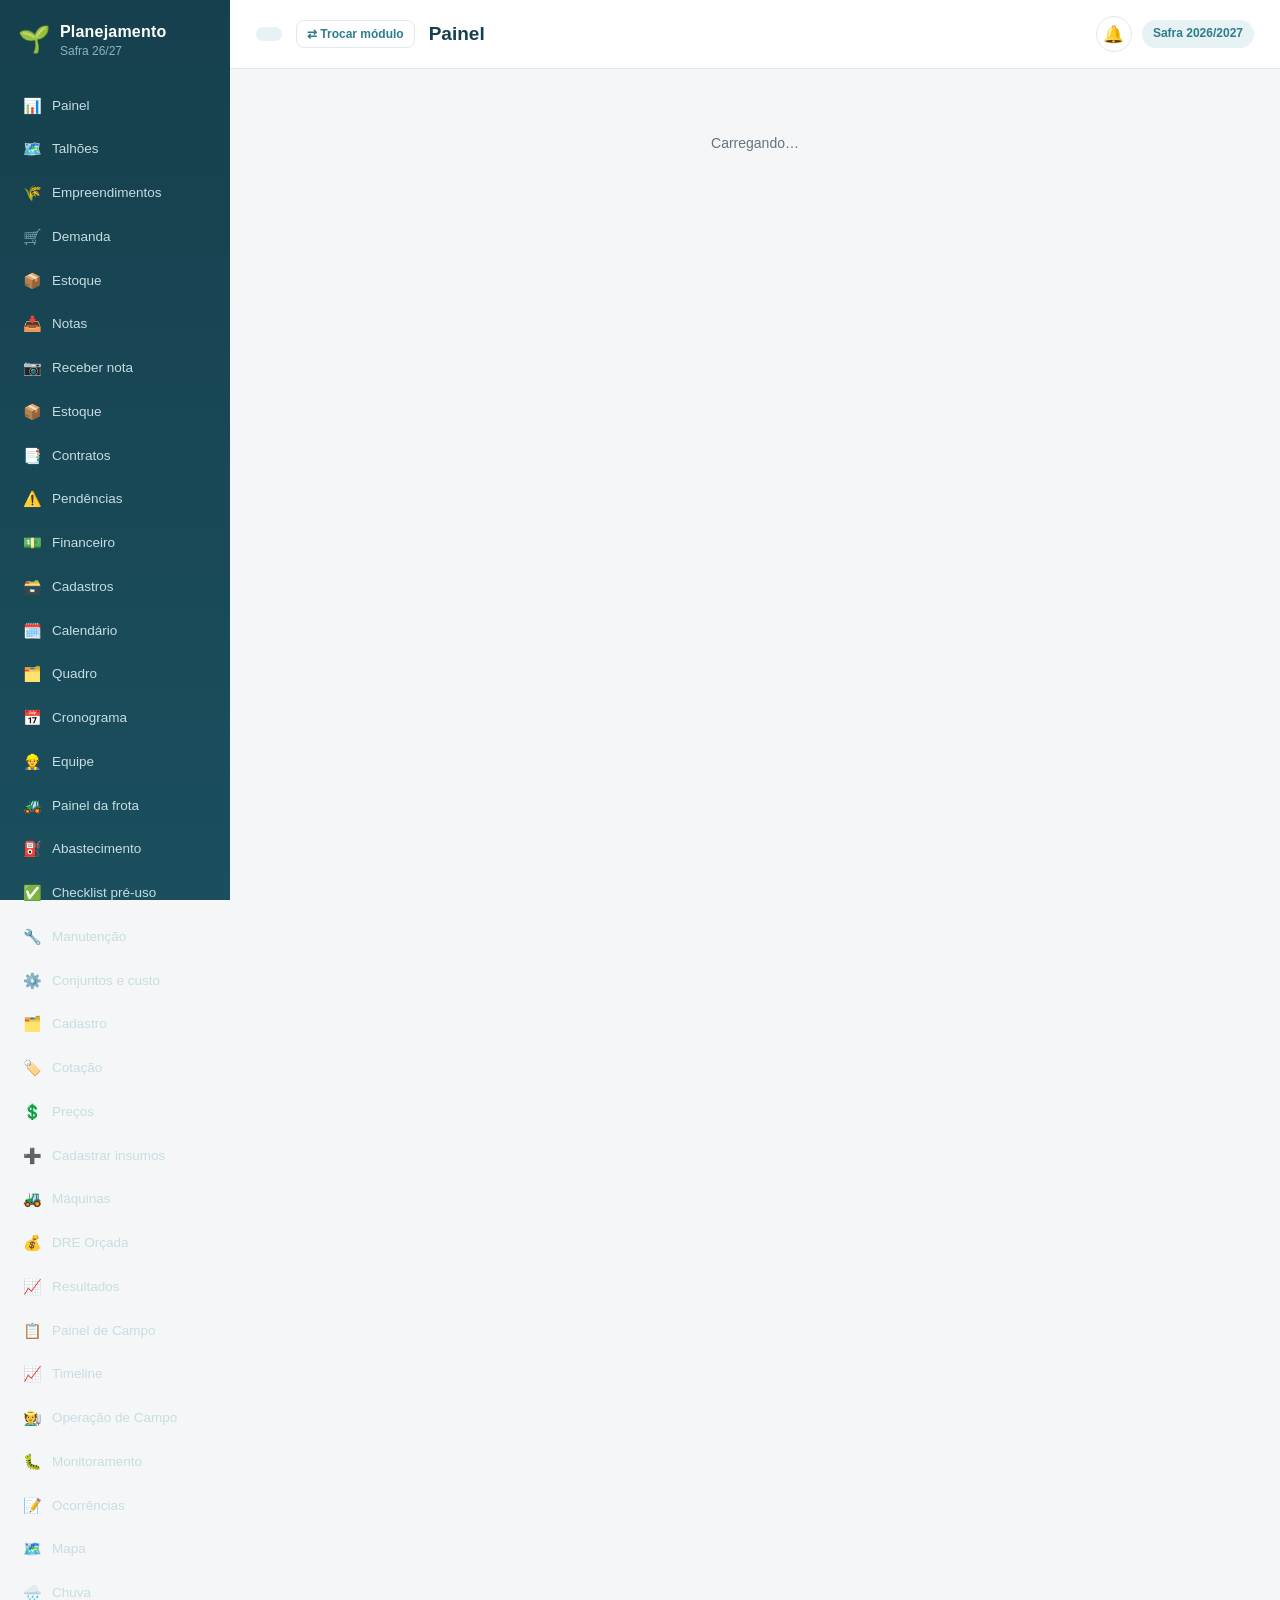
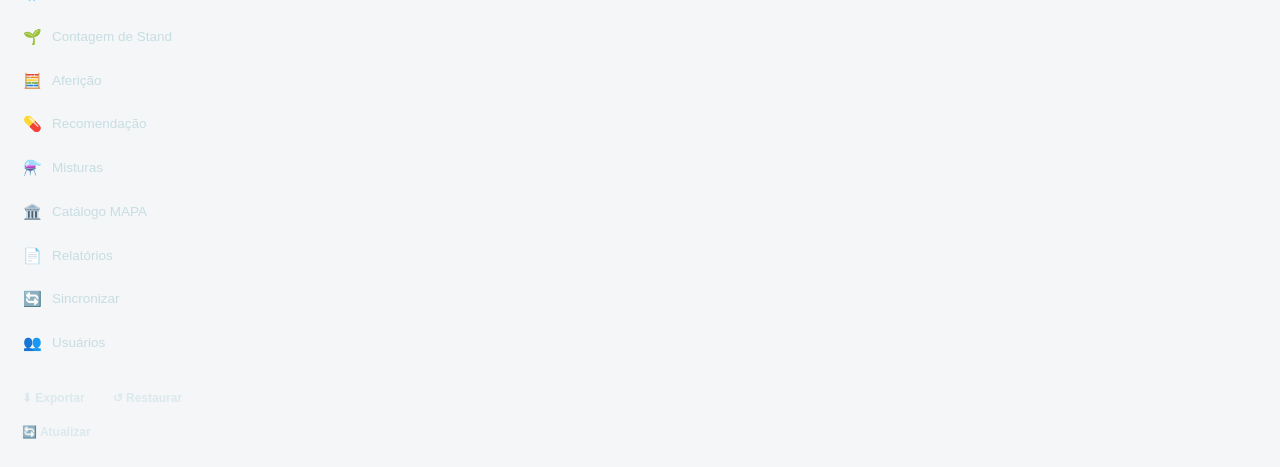
<file: index.html>
<!DOCTYPE html>
<html lang="pt-BR">
<head>
<meta charset="utf-8">
<meta http-equiv="refresh" content="0; url=./app/">
<link rel="canonical" href="./app/">
<link rel="icon" type="image/svg+xml" href="./app/icon.svg">
<link rel="apple-touch-icon" href="./app/apple-touch-icon.png">
<title>Planejamento de Safra 26/27</title>
</head>
<body style="font-family:-apple-system,Segoe UI,Roboto,sans-serif;padding:40px;color:#33474f">
<p>Redirecionando para o app… se não abrir, <a href="./app/">clique aqui</a>.</p>
</body>
</html>
</file>
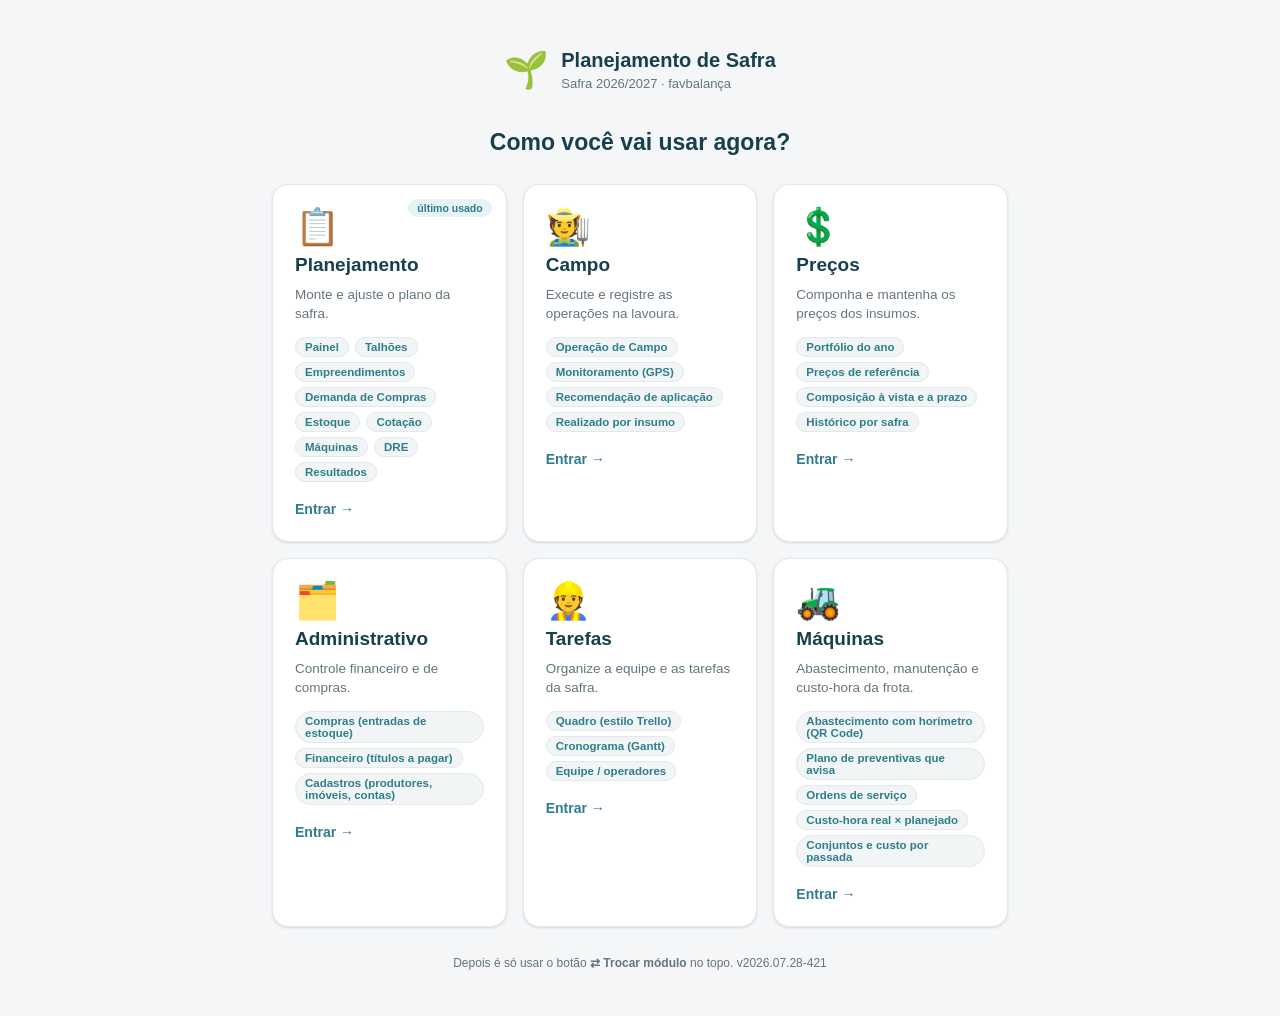
<file: app/index.html>
<!DOCTYPE html>
<html lang="pt-BR">
<head>
<meta charset="UTF-8">
<meta name="viewport" content="width=device-width, initial-scale=1.0, viewport-fit=cover">
<title>Planejamento de Safra 26/27</title>
<link rel="icon" type="image/svg+xml" href="icon.svg">
<link rel="apple-touch-icon" href="apple-touch-icon.png">
<link rel="manifest" href="manifest.webmanifest">
<meta name="theme-color" content="#16404d">
<meta name="apple-mobile-web-app-capable" content="yes">
<meta name="mobile-web-app-capable" content="yes">
<meta name="apple-mobile-web-app-status-bar-style" content="black-translucent">
<meta name="apple-mobile-web-app-title" content="Planejamento">
<meta http-equiv="Cache-Control" content="no-store">
<!-- sem cache: o CSS é pedido com um carimbo de hora, então nunca vem uma versão velha do cache do navegador -->
<script>document.write('<link rel="stylesheet" href="styles.css?t=' + Date.now() + '">');</script>
</head>
<body>
<div id="app">
  <aside class="sidebar">
    <div class="brand" data-go="#/inicio" title="Tela inicial (escolher módulo)" style="cursor:pointer">
      <span class="brand-logo">🌱</span>
      <div>
        <div class="brand-title">Planejamento</div>
        <div class="brand-sub">Safra 26/27</div>
      </div>
    </div>
    <nav id="nav">
      <a href="#/dashboard" data-view="dashboard" data-mod="planejamento"><span class="ico">📊</span><span class="lbl">Painel</span><span class="lbl-s">Painel</span></a>
      <a href="#/talhoes" data-view="talhoes" data-mod="planejamento"><span class="ico">🗺️</span><span class="lbl">Talhões</span><span class="lbl-s">Talhões</span></a>
      <a href="#/empreendimentos" data-view="empreendimentos" data-mod="planejamento"><span class="ico">🌾</span><span class="lbl">Empreendimentos</span><span class="lbl-s">Culturas</span></a>
      <a href="#/compras" data-view="compras" data-mod="planejamento"><span class="ico">🛒</span><span class="lbl">Demanda</span><span class="lbl-s">Demanda</span></a>
      <a href="#/estoque" data-view="estoque" data-mod="planejamento"><span class="ico">📦</span><span class="lbl">Estoque</span><span class="lbl-s">Estoque</span></a>
      <a href="#/entradas" data-view="entradas" data-mod="admin"><span class="ico">📥</span><span class="lbl">Notas</span><span class="lbl-s">Notas</span></a>
      <a href="#/receber" data-view="receber" data-mod="admin"><span class="ico">📷</span><span class="lbl">Receber nota</span><span class="lbl-s">Receber</span></a>
      <a href="#/estoque" data-view="estoque" data-mod="admin"><span class="ico">📦</span><span class="lbl">Estoque</span><span class="lbl-s">Estoque</span></a>
      <a href="#/contratos" data-view="contratos" data-mod="admin-sub"><span class="ico">📑</span><span class="lbl">Contratos</span><span class="lbl-s">Contratos</span></a>
      <a href="#/pendencias" data-view="pendencias" data-mod="admin-sub"><span class="ico">⚠️</span><span class="lbl">Pendências</span><span class="lbl-s">Pendências</span></a>
      <a href="#/financeiro" data-view="financeiro" data-mod="admin"><span class="ico">💵</span><span class="lbl">Financeiro</span><span class="lbl-s">Financ.</span></a>
      <a href="#/cadastros" data-view="cadastros" data-mod="admin"><span class="ico">🗃️</span><span class="lbl">Cadastros</span><span class="lbl-s">Cadastros</span></a>
      <a href="#/calendario" data-view="calendario" data-mod="tarefas"><span class="ico">🗓️</span><span class="lbl">Calendário</span><span class="lbl-s">Calend.</span></a>
      <a href="#/tarefas" data-view="tarefas" data-mod="tarefas"><span class="ico">🗂️</span><span class="lbl">Quadro</span><span class="lbl-s">Quadro</span></a>
      <a href="#/cronograma" data-view="cronograma" data-mod="tarefas"><span class="ico">📅</span><span class="lbl">Cronograma</span><span class="lbl-s">Gantt</span></a>
      <a href="#/equipe" data-view="equipe" data-mod="tarefas"><span class="ico">👷</span><span class="lbl">Equipe</span><span class="lbl-s">Equipe</span></a>
      <a href="#/frota" data-view="frota" data-mod="maquinas"><span class="ico">🚜</span><span class="lbl">Painel da frota</span><span class="lbl-s">Frota</span></a>
      <a href="#/abastecimento" data-view="abastecimento" data-mod="maquinas"><span class="ico">⛽</span><span class="lbl">Abastecimento</span><span class="lbl-s">Abastec.</span></a>
      <a href="#/checklist" data-view="checklist" data-mod="maquinas"><span class="ico">✅</span><span class="lbl">Checklist pré-uso</span><span class="lbl-s">Checklist</span></a>
      <a href="#/manutencao" data-view="manutencao" data-mod="maquinas"><span class="ico">🔧</span><span class="lbl">Manutenção</span><span class="lbl-s">Manut.</span></a>
      <a href="#/maquinas" data-view="maquinas" data-mod="maquinas" data-mais="maquinas"><span class="ico">⚙️</span><span class="lbl">Conjuntos e custo</span><span class="lbl-s">Conjuntos</span></a>
      <a href="#/maqcad" data-view="maqcad" data-mod="maquinas" data-mais="maquinas"><span class="ico">🗂️</span><span class="lbl">Cadastro</span><span class="lbl-s">Cadastro</span></a>
      <a href="#/cotacao" data-view="cotacao" data-mod="planejamento"><span class="ico">🏷️</span><span class="lbl">Cotação</span><span class="lbl-s">Cotação</span></a>
      <a href="#/precos" data-view="precos" data-mod="precos"><span class="ico">💲</span><span class="lbl">Preços</span><span class="lbl-s">Preços</span></a>
      <a href="#/insumos" data-view="insumos" data-mod="precos"><span class="ico">➕</span><span class="lbl">Cadastrar insumos</span><span class="lbl-s">Insumos</span></a>
      <a href="#/maquinas" data-view="maquinas" data-mod="planejamento"><span class="ico">🚜</span><span class="lbl">Máquinas</span><span class="lbl-s">Máquinas</span></a>
      <a href="#/dre" data-view="dre" data-mod="planejamento"><span class="ico">💰</span><span class="lbl">DRE Orçada</span><span class="lbl-s">DRE</span></a>
      <a href="#/resultados" data-view="resultados" data-mod="planejamento"><span class="ico">📈</span><span class="lbl">Resultados</span><span class="lbl-s">Result.</span></a>
      <a href="#/campopainel" data-view="campopainel" data-mod="campo"><span class="ico">📋</span><span class="lbl">Painel de Campo</span><span class="lbl-s">Painel</span></a>
      <a href="#/timeline" data-view="timeline" data-mod="campo"><span class="ico">📈</span><span class="lbl">Timeline</span><span class="lbl-s">Timeline</span></a>
      <a href="#/campo" data-view="campo" data-mod="campo"><span class="ico">🧑‍🌾</span><span class="lbl">Operação de Campo</span><span class="lbl-s">Campo</span></a>
      <a href="#/monitoramento" data-view="monitoramento" data-mod="campo" data-mais="campo"><span class="ico">🐛</span><span class="lbl">Monitoramento</span><span class="lbl-s">Monitor.</span></a>
      <a href="#/ocorrencia" data-view="ocorrencia" data-mod="campo" data-mais="campo"><span class="ico">📝</span><span class="lbl">Ocorrências</span><span class="lbl-s">Ocorr.</span></a>
      <a href="#/mapa" data-view="mapa" data-mod="campo"><span class="ico">🗺️</span><span class="lbl">Mapa</span><span class="lbl-s">Mapa</span></a>
      <a href="#/chuva" data-view="chuva" data-mod="campo" data-mais="campo"><span class="ico">🌧️</span><span class="lbl">Chuva</span><span class="lbl-s">Chuva</span></a>
      <a href="#/stand" data-view="stand" data-mod="campo" data-mais="campo"><span class="ico">🌱</span><span class="lbl">Contagem de Stand</span><span class="lbl-s">Stand</span></a>
      <a href="#/afericao" data-view="afericao" data-mod="campo" data-mais="campo"><span class="ico">🧮</span><span class="lbl">Aferição</span><span class="lbl-s">Aferir</span></a>
      <a href="#/recomendacao" data-view="recomendacao" data-mod="campo" data-mais="campo"><span class="ico">💊</span><span class="lbl">Recomendação</span><span class="lbl-s">Recom.</span></a>
      <a href="#/misturas" data-view="misturas" data-mod="campo" data-mais="campo"><span class="ico">⚗️</span><span class="lbl">Misturas</span><span class="lbl-s">Mistur.</span></a>
      <a href="#/catalogo" data-view="catalogo" data-mod="precos campo" data-mais="campo"><span class="ico">🏛️</span><span class="lbl">Catálogo MAPA</span><span class="lbl-s">MAPA</span></a>
      <a href="#/relatorios" data-view="relatorios" data-mod="campo" data-mais="campo"><span class="ico">📄</span><span class="lbl">Relatórios</span><span class="lbl-s">Relat.</span></a>
      <a href="#/mais" class="nav-mais" data-act="navMais" data-mod="campo" hidden><span class="ico">⋯</span><span class="lbl">Mais</span><span class="lbl-s">Mais</span></a>
      <a href="#/sync" data-view="sync" data-mod="planejamento campo" data-mais="campo"><span class="ico">🔄</span><span class="lbl">Sincronizar</span><span class="lbl-s">Sync</span></a>
      <a href="#/usuarios" data-view="usuarios" data-mod="planejamento campo precos admin tarefas"><span class="ico">👥</span><span class="lbl">Usuários</span><span class="lbl-s">Usuários</span></a>
    </nav>
    <div class="sidebar-foot">
      <button id="btn-export" class="btn btn-ghost btn-sm" title="Exportar dados (JSON)">⬇ Exportar</button>
      <button id="btn-reset" class="btn btn-ghost btn-sm" title="Descartar minhas edições">↺ Restaurar</button>
      <button id="btn-update" class="btn btn-ghost btn-sm" title="Forçar atualização (limpa o cache e baixa a versão nova)">🔄 Atualizar</button>
      <div id="app-ver" class="app-ver" title="Versão do app publicada"></div>
    </div>
  </aside>
  <main class="main">
    <header class="topbar">
      <div class="mod-cur" id="mod-cur"></div>
      <button type="button" class="btn btn-outline btn-sm mod-trocar" data-go="#/inicio" title="Escolher outro módulo">⇄ Trocar módulo</button>
      <h1 id="page-title">Painel</h1>
      <div class="topbar-right">
        <button type="button" id="notif-btn" class="notif-btn" data-act="notifAbrir" title="Avisos: operações para conferir, da semana e em atraso" aria-label="Avisos">🔔<b id="notif-n" hidden>0</b></button>
        <a href="#/sync" id="sync-status" class="sync-status" hidden title="Estado da sincronização"><span class="dot"></span><span class="sync-status-txt">Local</span></a>
        <span id="edit-badge" class="badge badge-muted" hidden>0 edições</span>
        <a href="#/conta" id="user-chip" class="user-chip" hidden title="Minha conta"></a>
        <span class="safra-chip">Safra 2026/2027</span>
      </div>
    </header>
    <div id="sync-bar" class="sync-bar" hidden></div>
    <section id="content" class="content"><div class="loading">Carregando…</div></section>
  </main>
</div>
<div id="toast" class="toast" hidden></div>
<script>
/* Registra o service worker: mantém o app sempre atualizado (network-first)
   e recarrega sozinho quando uma versão nova assume o controle. */
if ('serviceWorker' in navigator) {
  window.addEventListener('load', function () {
    navigator.serviceWorker.register('sw.js').then(function (reg) {
      var refreshing = false;
      navigator.serviceWorker.addEventListener('controllerchange', function () {
        if (refreshing) return; refreshing = true; window.location.reload();
      });
      try { reg.update(); } catch (e) {}
      document.addEventListener('visibilitychange', function () {
        if (document.visibilityState === 'visible') { try { reg.update(); } catch (e) {} }
      });
    }).catch(function () {});
  });
}
</script>
<!-- sem cache: o app.js também é pedido com carimbo de hora (sempre a versão publicada mais nova) -->
<script>document.write('<script src="app.js?t=' + Date.now() + '"><\/script>');</script>
</body>
</html>
</file>
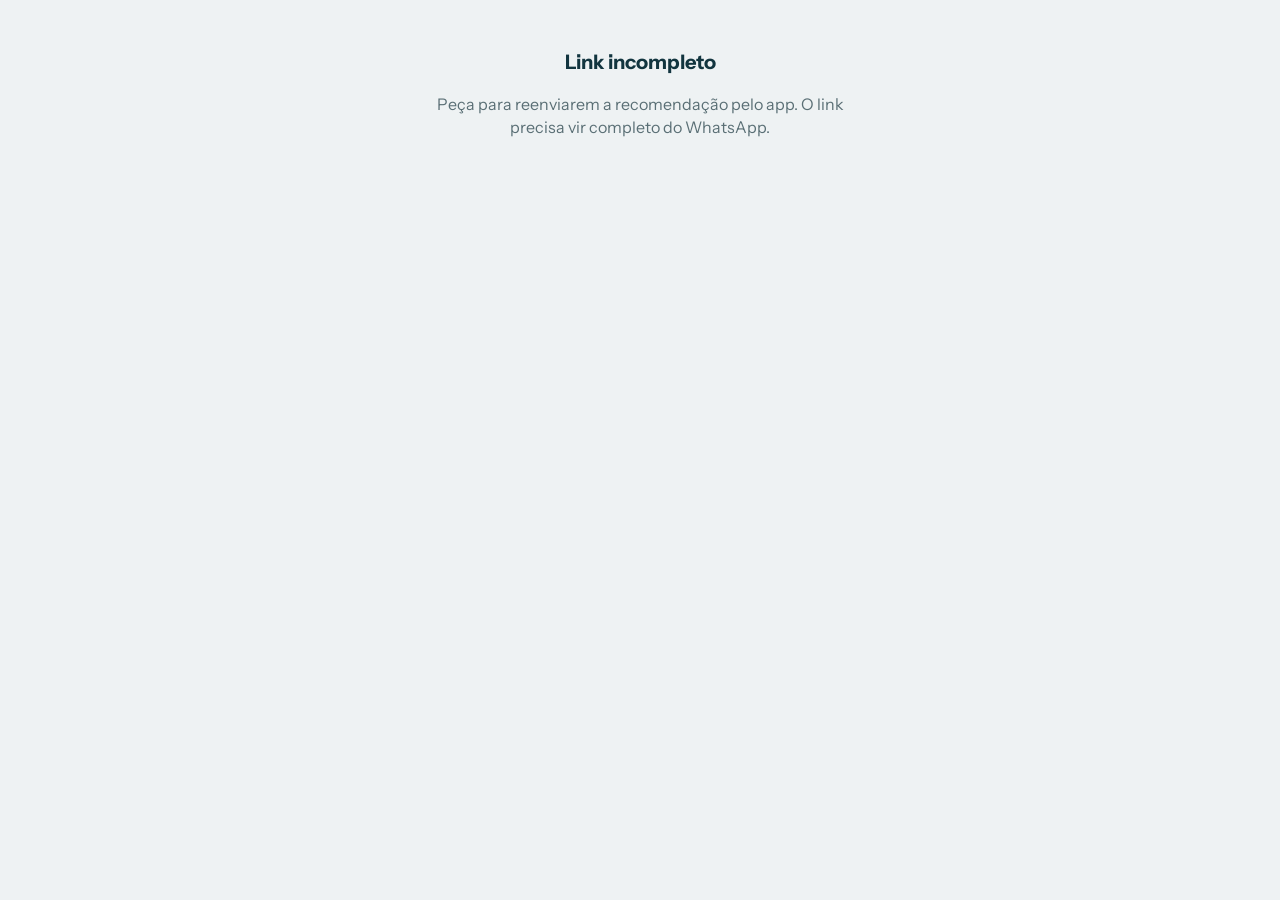
<file: app/retorno.html>
<!DOCTYPE html>
<html lang="pt-BR">
<head>
<meta charset="UTF-8">
<meta name="viewport" content="width=device-width, initial-scale=1.0, viewport-fit=cover">
<title>Recomendação no Campo</title>
<meta name="theme-color" content="#12353f">
<link rel="icon" type="image/svg+xml" href="icon.svg">
<link rel="preconnect" href="https://fonts.googleapis.com">
<link rel="preconnect" href="https://fonts.gstatic.com" crossorigin>
<link rel="stylesheet" href="https://fonts.googleapis.com/css2?family=Instrument+Sans:wght@400;500;600;700&display=swap">
<style>
:root{
  --ground:#eef2f3; --surface:#ffffff; --surface-2:#f7fafa;
  --ink:#12353f; --ink-soft:#5a6f75; --line:#dce5e7;
  --teal:#2f8f9d; --teal-soft:#e3f1f2;
  --green:#2e7d32; --green-soft:#e4f3e2;
  --amber:#a8701a; --amber-soft:#f8ecce;
  --red:#b00020; --wa:#1faa52;
  --shadow:0 1px 2px rgba(18,53,63,.06),0 6px 20px rgba(18,53,63,.07);
}
@media (prefers-color-scheme: dark){
  :root:not([data-theme="light"]){
    --ground:#0d1a1e; --surface:#14282e; --surface-2:#102227;
    --ink:#e9f3f4; --ink-soft:#98aeb3; --line:#254149;
    --teal:#54b6c4; --teal-soft:#173940;
    --green:#63c069; --green-soft:#16302a;
    --amber:#e0a445; --amber-soft:#33290f;
    --red:#ff6b81; --wa:#25d366;
    --shadow:0 1px 2px rgba(0,0,0,.3),0 8px 24px rgba(0,0,0,.35);
  }
}
:root[data-theme="dark"]{
  --ground:#0d1a1e; --surface:#14282e; --surface-2:#102227;
  --ink:#e9f3f4; --ink-soft:#98aeb3; --line:#254149;
  --teal:#54b6c4; --teal-soft:#173940;
  --green:#63c069; --green-soft:#16302a;
  --amber:#e0a445; --amber-soft:#33290f;
  --red:#ff6b81; --wa:#25d366;
  --shadow:0 1px 2px rgba(0,0,0,.3),0 8px 24px rgba(0,0,0,.35);
}
*{box-sizing:border-box}
html,body{margin:0}
html{-webkit-text-size-adjust:100%;text-size-adjust:100%}
body{background:var(--ground);color:var(--ink);
  font-family:"Instrument Sans",system-ui,-apple-system,Segoe UI,Roboto,sans-serif;
  line-height:1.45;-webkit-font-smoothing:antialiased}
img{max-width:100%}
.wrap{max-width:470px;margin:0 auto;padding:0 0 132px;min-height:100vh;background:var(--ground)}
.top{background:#0a161a;color:#eaf3f4;padding:15px 18px 17px}
.brand{display:flex;align-items:center;gap:9px;font-size:12.5px;font-weight:600;opacity:.85;letter-spacing:.2px}
.brand .leaf{font-size:17px}
.top h1{font-size:20px;font-weight:700;margin:9px 0 2px;letter-spacing:-.2px;text-wrap:balance}
.top .op{font-size:13.5px;opacity:.82;font-weight:500}
.talhao{padding:13px 18px;background:var(--surface);border-bottom:1px solid var(--line)}
.talhao-top{display:flex;align-items:baseline;gap:7px;flex-wrap:wrap}
.talhao-id{font-size:18px;font-weight:700;letter-spacing:-.2px}
.talhao-nome{font-size:13.5px;color:var(--ink-soft);font-weight:500}
.talhao-cult{font-size:12.5px;color:var(--teal);font-weight:600;margin-top:1px}
.chips{display:flex;flex-wrap:wrap;gap:6px;margin-top:10px}
.chip{background:var(--teal-soft);color:var(--teal);font-size:12px;font-weight:600;padding:3px 10px;border-radius:20px;white-space:nowrap}
.sec{padding:18px 16px 0}
.sec-h{display:flex;align-items:baseline;gap:8px;margin:0 2px 11px}
.sec-n{width:23px;height:23px;flex:0 0 auto;border-radius:50%;background:var(--teal);color:#fff;font-size:13px;font-weight:700;display:flex;align-items:center;justify-content:center}
.sec-t{font-size:16.5px;font-weight:700;letter-spacing:-.2px}
.sec-s{font-size:12.5px;color:var(--ink-soft);font-weight:500;margin-left:auto;text-align:right}
.card{background:var(--surface);border:1px solid var(--line);border-radius:16px;box-shadow:var(--shadow)}
.cfg{display:grid;grid-template-columns:1fr 1fr 1fr;gap:1px;background:var(--line);border-radius:14px 14px 0 0;overflow:hidden}
.cfg .c{background:var(--surface);padding:11px 12px}
.cfg .c-lbl{font-size:11px;color:var(--ink-soft);font-weight:600;text-transform:uppercase;letter-spacing:.3px}
.cfg .c input{width:100%;border:none;background:transparent;color:var(--ink);font:inherit;font-size:18px;font-weight:700;padding:2px 0 0;outline:none;font-variant-numeric:tabular-nums}
.cfg .c.ro{background:var(--surface-2)}
.cfg .c .val{font-size:18px;font-weight:700;margin-top:2px;font-variant-numeric:tabular-nums}
.cfg .c .u{font-size:12px;color:var(--ink-soft);font-weight:600}
.cfg-hint{font-size:11.5px;color:var(--ink-soft);padding:8px 12px 0}
.tiles{display:grid;grid-template-columns:1fr 1fr;gap:10px;padding:12px}
.tile{background:var(--teal-soft);border-radius:12px;padding:12px 13px;text-align:center}
.tile.alt{background:var(--surface-2);border:1px solid var(--line)}
.tile .t-v{font-size:24px;font-weight:700;color:var(--teal);letter-spacing:-.5px;font-variant-numeric:tabular-nums;line-height:1.1}
.tile.alt .t-v{color:var(--ink)}
.tile .t-l{font-size:12px;color:var(--ink-soft);font-weight:600;margin-top:3px}
.recipe{margin-top:2px;border-top:1px solid var(--line)}
.recipe-h{display:grid;grid-template-columns:1fr auto auto;gap:10px;padding:9px 14px 7px;font-size:10.5px;text-transform:uppercase;letter-spacing:.4px;color:var(--ink-soft);font-weight:700}
.recipe-h .r2{text-align:right;width:88px}
.recipe-h .r3{text-align:right;width:64px}
.rrow{display:grid;grid-template-columns:1fr auto auto;gap:10px;padding:11px 14px;border-top:1px solid var(--line);align-items:center}
.rrow .r-prod{font-size:15px;font-weight:700;letter-spacing:-.1px}
.rrow .r-cls{font-size:11px;color:var(--ink-soft);font-weight:500}
.rrow .r-tank{width:88px;text-align:right}
.rrow .r-tank .big{font-size:19px;font-weight:700;color:var(--teal);font-variant-numeric:tabular-nums;line-height:1.1}
.rrow .r-tank .un{font-size:11px;color:var(--ink-soft);font-weight:600}
.rrow .r-tank .r-emb{color:var(--teal);white-space:nowrap}
.rrow .r-tot{width:64px;text-align:right;font-size:13.5px;font-weight:600;color:var(--ink-soft);font-variant-numeric:tabular-nums}
.sub-h{padding:10px 14px 2px;font-size:11px;text-transform:uppercase;letter-spacing:.4px;color:var(--ink-soft);font-weight:700;border-top:1px solid var(--line)}
.recipe-note{display:flex;gap:8px;padding:11px 14px;border-top:1px solid var(--line);background:var(--surface-2);border-radius:0 0 15px 15px;font-size:12.5px;color:var(--ink-soft)}
.recipe-note b{color:var(--ink)}
.prod-list{display:flex;flex-direction:column;gap:11px}
.prod{padding:13px 15px 14px}
.prod-head{display:flex;align-items:flex-start;justify-content:space-between;gap:10px}
.prod-name{font-size:15.5px;font-weight:700;letter-spacing:-.1px}
.prod-plan{font-size:11.5px;color:var(--ink-soft);font-weight:500;margin-top:2px}
.prod-plan b{color:var(--amber);font-weight:700}
.inp-row{display:flex;align-items:stretch;border:1.5px solid var(--line);border-radius:12px;overflow:hidden;background:var(--surface-2);transition:border-color .15s;margin-top:11px}
.inp-row:focus-within{border-color:var(--teal);background:var(--surface)}
.inp-row input{flex:1;min-width:0;border:none;background:transparent;color:var(--ink);font:inherit;font-size:19px;font-weight:700;padding:11px 13px;font-variant-numeric:tabular-nums;outline:none}
.inp-row .unit{display:flex;align-items:center;padding:0 14px;font-size:14px;font-weight:600;color:var(--ink-soft);background:var(--surface);border-left:1px solid var(--line)}
.diff{font-size:12px;font-weight:600;margin-top:6px;min-height:16px;display:flex;align-items:center;gap:6px}
.diff .dot{width:7px;height:7px;border-radius:50%;flex:0 0 auto}
.diff.ok{color:var(--green)} .diff.ok .dot{background:var(--green)}
.diff.over{color:var(--amber)} .diff.over .dot{background:var(--amber)}
.diff.none{color:var(--ink-soft)} .diff.none .dot{background:var(--ink-soft);opacity:.5}
.field{margin-top:11px}
.field label{display:block;font-size:12.5px;font-weight:600;margin-bottom:6px}
.field label .req{color:var(--amber)}
.field input,.field textarea{width:100%;border:1.5px solid var(--line);border-radius:12px;background:var(--surface-2);color:var(--ink);font:inherit;font-size:16px;padding:11px 13px;outline:none;transition:border-color .15s}
.field input:focus,.field textarea:focus{border-color:var(--teal);background:var(--surface)}
.field input.err{border-color:var(--red)}
.field textarea{resize:vertical;min-height:60px}
.bar{position:fixed;left:0;right:0;bottom:0;background:linear-gradient(to top,var(--ground) 72%,transparent);padding:14px 16px calc(15px + env(safe-area-inset-bottom));z-index:20}
.bar-in{max-width:470px;margin:0 auto}
.send{width:100%;border:none;border-radius:14px;background:var(--wa);color:#fff;font:inherit;font-size:17px;font-weight:700;padding:15px;cursor:pointer;display:flex;align-items:center;justify-content:center;gap:9px;box-shadow:0 6px 18px rgba(31,170,82,.32);transition:transform .08s,filter .15s}
.send:active{transform:translateY(1px)} .send:hover{filter:brightness(1.05)}
.send:disabled{opacity:.6;cursor:default}
.send-err{color:var(--red);font-size:12.5px;font-weight:600;text-align:center;margin:0 0 9px;min-height:15px}
.foot{font-size:11.5px;color:var(--ink-soft);text-align:center;padding:14px 24px 2px;line-height:1.5}
.done,.fail{position:fixed;inset:0;background:var(--ground);z-index:40;display:none;flex-direction:column;align-items:center;justify-content:center;text-align:center;padding:32px;gap:6px}
.done.on,.fail.on{display:flex}
.big-ic{width:82px;height:82px;border-radius:50%;display:flex;align-items:center;justify-content:center;font-size:42px;margin-bottom:12px}
.done .big-ic{background:var(--green-soft);color:var(--green)}
.fail .big-ic{background:#fce4e4;color:var(--red)}
h2.st{font-size:23px;font-weight:700;margin:0}
p.st{font-size:14.5px;color:var(--ink-soft);max-width:320px;margin:2px 0 0}
.again{margin-top:22px;background:none;border:1.5px solid var(--line);color:var(--ink-soft);border-radius:11px;font:inherit;font-weight:600;font-size:13.5px;padding:10px 18px;cursor:pointer}
.err-page{padding:48px 26px;text-align:center;color:var(--ink-soft)}
.err-page h2{color:var(--ink);font-size:20px;margin:0 0 8px}
</style>
</head>
<body>
<div class="wrap" id="wrap"><div class="err-page">Carregando…</div></div>

<div class="bar" id="bar" hidden><div class="bar-in">
  <p class="send-err" id="sendErr"></p>
  <button class="send" id="send">📲 Enviar baixa da aplicação</button>
</div></div>

<div class="done" id="done">
  <div class="big-ic">✓</div>
  <h2 class="st">Baixa enviada!</h2>
  <p class="st">Obrigado. O volume utilizado foi registrado no planejamento — o administrador vai conferir e aprovar.</p>
  <button class="again" id="againOk">Fechar</button>
</div>
<div class="fail" id="fail">
  <div class="big-ic">!</div>
  <h2 class="st">Não deu para enviar</h2>
  <p class="st" id="failMsg">Verifique a internet e tente de novo.</p>
  <button class="again" id="againFail">◂ Voltar e tentar de novo</button>
</div>

<script>
(function(){
  var nf=new Intl.NumberFormat('pt-BR',{maximumFractionDigits:2});
  var nf0=new Intl.NumberFormat('pt-BR',{maximumFractionDigits:0});
  var nf1=new Intl.NumberFormat('pt-BR',{maximumFractionDigits:1});
  // "2,5" → 2,5 · "2.5" → 2,5 · "1.500" → 1500 · "1.234,5" → 1234,5 (antes "2.5" virava 25)
  function num(v){ var x=String(v==null?'':v).trim().replace(/\s/g,''); if(!x) return 0;
    if(x.indexOf(',')>=0) x=x.replace(/\./g,'').replace(',','.'); else if(/^-?[1-9]\d{0,2}(\.\d{3})+$/.test(x)) x=x.replace(/\./g,'');
    return parseFloat(x)||0; }
  function esc(s){ return String(s==null?'':s).replace(/[&<>"]/g,function(c){return {'&':'&amp;','<':'&lt;','>':'&gt;','"':'&quot;'}[c];}); }

  // ---- decodifica a recomendação do link (#) ----
  var REC=null;
  try{
    var d=null; try{ d=new URLSearchParams(location.search).get('d'); }catch(e){}
    if(d){ REC=JSON.parse(d); }                                   // novo: ?d= (já vem decodificado)
    else { var h=location.hash.slice(1); if(h) REC=JSON.parse(decodeURIComponent(h)); }  // compat: #fragmento
  }catch(e){ REC=null; }
  var wrap=document.getElementById('wrap');
  // ---- link CURTO (PDF / QR Code): ?s=<implantação>&r=<id> → busca a recomendação na planilha ----
  var QS={}; try{ var sp=new URLSearchParams(location.search); QS.s=sp.get('s'); QS.r=sp.get('r'); }catch(e){}
  if(!REC && QS.s && QS.r){
    wrap.innerHTML='<div class="err-page"><h2>Abrindo a recomendação…</h2><p>Buscando os dados na planilha da fazenda.</p></div>';
    fetch('https://script.google.com/macros/s/'+encodeURIComponent(QS.s)+'/exec?acao=recom&id='+encodeURIComponent(QS.r))
      .then(function(r){ return r.json(); })
      .then(function(j){
        if(j && j.ok && j.d){ REC=j.d; montar(); }
        else wrap.innerHTML='<div class="err-page"><h2>Recomendação não encontrada</h2><p>'+esc((j&&j.erro)||'Peça para gerarem o PDF de novo pelo app.')+'</p></div>';
      })
      .catch(function(){ wrap.innerHTML='<div class="err-page"><h2>Sem conexão</h2><p>Não consegui buscar a recomendação. Verifique a internet e abra o link de novo.</p></div>'; });
    return;
  }
  montar();

  function montar(){
  if(!REC || !REC.it || !REC.it.length){
    wrap.innerHTML='<div class="err-page"><h2>Link incompleto</h2><p>Peça para reenviarem a recomendação pelo app. O link precisa vir completo do WhatsApp.</p></div>';
    return;
  }
  var ITENS=REC.it.map(function(x){ return {produto:x.p, un:x.u||'', dose:+x.d||0, liquido:!!x.l, sem:!!x.s, ts:!!x.t, emb:+x.e||0, embUn:x.eu||x.u||'', h:+x.h||0}; });
  // embalagem do produto (ficha da bula): "4 emb. de 5 L" para o preparo da calda
  function embTxt(q,it){ if(!it.emb) return ''; var k=q/it.emb; return (Math.abs(k-Math.round(k))<1e-6?nf0.format(k):nf.format(k))+' emb. de '+nf.format(it.emb)+' '+esc(it.embUn); }
  // ---- plantio: regulagem da plantadeira (sementes por metro) + sulco/adubo ----
  var PL=REC.pl||null;
  // ---- tratamento de sementes (TS): dose por BATELADA (bag) em vez de por tanque ----
  var TS=REC.ts||null;
  // operação só de TS: a semente não está nos itens (não dá baixa aqui) — vem da operação de plantio, no TS.sn/TS.sd
  var SEM=ITENS.filter(function(i){return i.sem;})[0]||(TS&&TS.sn?{produto:TS.sn, un:'', dose:+TS.sd||0, sem:true, doPlantio:TS.so||'plantio'}:null), TSP=ITENS.filter(function(i){return !i.sem;});
  var SD=SEM?SEM.dose:0, BAT=TS?(+TS.b||1):1, BL=TS?(TS.bl||'bag'):'bag';
  function B(n){ return nf.format(n)+' '+esc(BL)+(BL==='bag'&&n>=2?'s':''); }
  function BLs(){ return BL==='bag'?'bags':(BL==='saco'?'sacos':BL); }
  var AREA=+REC.a||0, VAZAO=+REC.v||0;
  var OUT=PL?ITENS.filter(function(i){return !i.sem && !i.ts;}):ITENS;   // no plantio a semente/TS ficam na regulagem
  var LIQ=OUT.filter(function(i){return i.liquido;}), SOL=OUT.filter(function(i){return !i.liquido;});

  var TANK=+REC.tk||0;   // volume do tanque definido pelo escritório (o operador NÃO edita)

  // ---- monta a página ----
  var chips=[];
  if(AREA) chips.push('📐 '+nf.format(AREA)+' ha');
  if(VAZAO) chips.push('💧 '+(PL?'Sulco ':'Calda ')+nf.format(VAZAO)+' L/ha');
  if(REC.es) chips.push('🌱 '+REC.es);
  if(REC.aj) chips.push('🧪 '+REC.aj);
  if(REC.jn) chips.push('⏱ '+REC.jn);
  if(REC.cd) chips.push('🌬 '+REC.cd);
  if(TS && TS.sh) chips.push('🌱 '+nf0.format(TS.sh)+' sementes/ha');
  if(TS && TS.kh) chips.push('⚖️ '+nf.format(TS.kh)+' kg/ha');

  var tsUlt = (TS && TS.n && TS.ul && TS.ul < BAT-1e-6)
    ? '🛈 São <b>'+(TS.n-1)+' batelada(s) cheia(s)</b> + 1 de <b>'+B(TS.ul)+'</b>: '+TSP.map(function(it){ return esc(it.produto)+' '+nf.format((SD?it.dose/SD:0)*TS.ul)+' '+esc(it.un); }).join(' · ')
    : '🛈 Meça a dose "por batelada" de cada produto em cada batelada.';
  var PSEM=PL?ITENS.filter(function(i){return i.sem;})[0]:null;
  function PLB(n){ var b=PL.bl||'bag'; return nf.format(n)+' '+esc(b)+(b==='bag'&&n>=2?'s':''); }
  // unidade do operador: tonelada vira kg (a baixa volta convertida para a unidade do estoque)
  function CONV(un){ var u=String(un||'').trim().toUpperCase();
    if(u==='T'||u==='TON'||u==='TONELADA'||u==='TONELADAS') return {f:1000, u:'kg'};
    if(u==='KG') return {f:1, u:'kg'}; if(u==='L'||u==='LT'||u==='LITRO'||u==='LITROS') return {f:1, u:'L'};
    return {f:1, u:un||''}; }
  var plSec = PL ? (
    '<section class="sec"><div class="sec-h"><span class="sec-n">1</span><span class="sec-t">Semente — regulagem</span>'+
      '<span class="sec-s">linhas a<br>50 cm</span></div>'+
    '<div class="card">'+
      (PL.bl==='kg'
        ? '<div class="tiles"><div class="tile"><div class="t-v">'+nf.format(PL.kh||0)+'</div><div class="t-l">kg de semente por ha</div></div></div>'
        : '<div class="tiles">'+
            '<div class="tile alt"><div class="t-v">'+(PL.sh?nf0.format(PL.sh):'—')+'</div><div class="t-l">sementes por ha</div></div>'+
            '<div class="tile"><div class="t-v">'+(PL.sm?nf1.format(PL.sm):'—')+'</div><div class="t-l">sementes por metro</div></div>'+
          '</div>')+
      (PL.ms && PL.ms.length ?
        '<div class="recipe" style="border-top:none"><div class="recipe-h"><span>Material</span><span class="r2">Área</span><span class="r3">Semente</span></div>'+
        PL.ms.map(function(m){ return '<div class="rrow"><div><div class="r-prod">🌽 '+esc(m.p)+'</div>'+(m.sh?'<div class="r-cls">'+nf0.format(m.sh)+' sementes/ha'+(m.sm?' · '+nf1.format(m.sm)+' por metro':'')+'</div>':'')+'</div><div class="r-tank"><div class="big">'+nf.format(m.h)+'</div><div class="un">ha</div></div><div class="r-tot">'+nf.format(m.b)+' '+esc(m.bl==='bag'?(m.b>=2?'bags':'bag'):m.bl)+'</div></div>'; }).join('')+'</div>'
      : '<div class="cfg" style="grid-template-columns:1fr 1fr">'+
        '<div class="c ro"><div class="c-lbl">Semente</div><div class="val" style="font-size:15px">'+esc(PSEM?PSEM.produto:'—')+'</div></div>'+
        '<div class="c ro"><div class="c-lbl">No talhão</div><div class="val">'+(PL.bags?PLB(PL.bags):(PSEM?PLB(PSEM.dose*AREA):'—'))+'</div></div>'+
      '</div>')+
      (PL.ts?'<div class="recipe-note">'+(PL.ts==='feito'?'✅ Semente tratada (TS feito).':(PL.ts==='enviada'?'🧪 TS enviado — confira se a semente já foi tratada.':'⚠️ TS ainda não registrado — confira o tratamento da semente.'))+'</div>':'')+
    '</div></section>'
  ) : '';
  // fertilizantes e líquidos: só a dose POR HA (kg/ha ou L/ha)
  var plProdSec = (PL && OUT.length) ? (
    '<section class="sec"><div class="sec-h"><span class="sec-n">2</span><span class="sec-t">Fertilizantes e líquidos</span><span class="sec-s">dose<br>por ha</span></div>'+
    '<div class="card"><div class="recipe" style="border-top:none">'+
      '<div class="recipe-h"><span>Produto</span><span class="r2">Por ha</span><span class="r3">Talhão</span></div>'+
      OUT.map(function(it){ var c=CONV(it.un), d=it.dose*c.f;
        return '<div class="rrow"><div><div class="r-prod">'+esc(it.produto)+'</div></div>'+
          '<div class="r-tank"><div class="big">'+nf.format(d)+'</div><div class="un">'+esc(c.u)+'/ha</div></div>'+
          '<div class="r-tot">'+nf.format(d*AREA)+' '+esc(c.u)+'</div></div>'; }).join('')+
    '</div></div></section>'
  ) : '';
  var recipeSec = PL ? plProdSec : TS ? (
    '<section class="sec"><div class="sec-h"><span class="sec-n">1</span><span class="sec-t">Como tratar — por batelada</span>'+
      '<span class="sec-s">batelada de<br>'+B(BAT)+'</span></div>'+
    '<div class="card">'+
      '<div class="cfg">'+
        '<div class="c ro"><div class="c-lbl">Semente</div><div class="val" style="font-size:15px">'+esc(SEM?SEM.produto:'—')+'</div></div>'+
        '<div class="c ro"><div class="c-lbl">Batelada</div><div class="val">'+nf.format(BAT)+'<span class="u"> '+esc(BAT>=2?BLs():BL)+'</span></div></div>'+
        '<div class="c ro"><div class="c-lbl">Área</div><div class="val">'+nf.format(AREA)+'<span class="u"> ha</span></div></div>'+
      '</div>'+
      '<div class="tiles">'+
        '<div class="tile"><div class="t-v">'+(+TS.n?nf0.format(+TS.n):'—')+'</div><div class="t-l">bateladas</div></div>'+
        '<div class="tile alt"><div class="t-v">'+nf.format(SD*AREA)+'</div><div class="t-l">'+esc(BLs())+' de semente</div></div>'+
      '</div>'+
      '<div class="recipe">'+
        '<div class="recipe-h"><span>Produto de TS</span><span class="r2">Por batelada</span><span class="r3">Total</span></div>'+
        TSP.map(function(it){ var pb=SD?it.dose/SD:0;
          return '<div class="rrow"><div><div class="r-prod">'+esc(it.produto)+'</div><div class="r-cls">'+nf.format(it.dose)+' '+esc(it.un)+'/ha</div></div>'+
            '<div class="r-tank"><div class="big">'+nf.format(pb*BAT)+'</div><div class="un">'+esc(it.un)+' / batelada</div>'+(it.emb?'<div class="un r-emb">📦 '+embTxt(pb*BAT,it)+'</div>':'')+'</div>'+
            '<div class="r-tot">'+nf.format(it.dose*AREA)+' '+esc(it.un)+'</div></div>'; }).join('')+
        '<div class="recipe-note">'+tsUlt+'</div>'+
        (SEM&&SEM.doPlantio?'<div class="recipe-note">🌱 Semente da operação de plantio <b>'+esc(SEM.doPlantio)+'</b> — a baixa da semente é feita no plantio, não aqui.</div>':'')+
      '</div>'+
    '</div></section>'
  ) : VAZAO>0 && LIQ.length ? (
    '<section class="sec"><div class="sec-h"><span class="sec-n">1</span><span class="sec-t">'+(PL?'Sulco — como dosar no tanque':'Como dosar no tanque')+'</span>'+
      '<span class="sec-s">dose por tanque<br>(tanque do escritório)</span></div>'+
    '<div class="card">'+
      '<div class="cfg">'+
        '<div class="c ro"><div class="c-lbl">Tanque</div><div class="val">'+(TANK>0?nf0.format(TANK):'—')+'<span class="u"> litros</span></div></div>'+
        '<div class="c ro"><div class="c-lbl">Calda (vazão)</div><div class="val">'+nf.format(VAZAO)+'<span class="u"> L/ha</span></div></div>'+
        '<div class="c ro"><div class="c-lbl">Área</div><div class="val">'+nf.format(AREA)+'<span class="u"> ha</span></div></div>'+
      '</div>'+
      '<div class="cfg-hint" id="cfgHint"></div>'+
      '<div class="tiles">'+
        '<div class="tile"><div class="t-v" id="tTanks">—</div><div class="t-l">tanques na área</div></div>'+
        '<div class="tile alt"><div class="t-v" id="tCalda">—</div><div class="t-l">calda total (L)</div></div>'+
      '</div>'+
      '<div class="recipe">'+
        '<div class="recipe-h"><span>Produto (no tanque)</span><span class="r2">Por tanque</span><span class="r3">Total</span></div>'+
        '<div id="recipeRows"></div>'+
        (SOL.length?('<div class="sub-h">Sólidos — distribuição (não vão no tanque)</div>'+SOL.map(function(it){
          return '<div class="rrow"><div><div class="r-prod">'+esc(it.produto)+'</div><div class="r-cls">'+nf.format(it.dose)+' '+esc(it.un)+'/ha</div></div>'+
            '<div class="r-tank"><div class="big" style="color:var(--ink)">'+nf.format(it.dose)+'</div><div class="un">'+esc(it.un)+'/ha</div></div>'+
            '<div class="r-tot">'+nf.format(it.dose*AREA)+' '+esc(it.un)+'</div></div>';
        }).join('')):'')+
        '<div class="recipe-note" id="recipeNote"></div>'+
      '</div>'+
    '</div></section>'
  ) : (
    // sem calda/vazão informada: mostra só os totais por produto
    '<section class="sec"><div class="sec-h"><span class="sec-n">1</span><span class="sec-t">'+(PL?'Sulco e adubo':'Produtos a aplicar')+'</span></div>'+
    '<div class="card"><div class="recipe" style="border-top:none">'+
      '<div class="recipe-h"><span>Produto</span><span class="r2">Dose/ha</span><span class="r3">Total</span></div>'+
      OUT.map(function(it){ return '<div class="rrow"><div><div class="r-prod">'+esc(it.produto)+'</div></div>'+
        '<div class="r-tank"><div class="big" style="color:var(--ink)">'+nf.format(it.dose)+'</div><div class="un">'+esc(it.un)+'/ha</div></div>'+
        '<div class="r-tot">'+(AREA?nf.format(it.dose*AREA)+' '+esc(it.un):'—')+'</div></div>'; }).join('')+
    '</div></div></section>'
  );

  var baixaSec =
    '<section class="sec"><div class="sec-h"><span class="sec-n">'+(VAZAO>0&&LIQ.length?'2':'2')+'</span><span class="sec-t">'+(TS?'Dar baixa após tratar':(PL?'Dar baixa após plantar':'Dar baixa após aplicar'))+'</span>'+
      '<span class="sec-s">'+(TS?'quanto usou<br>de cada item':'volume usado<br>de cada produto')+'</span></div>'+
    '<div class="prod-list" id="baixaList"></div>'+
    '<div class="card" style="padding:14px 16px;margin-top:11px">'+
      '<div class="field"><label>Seu nome <span class="req">*</span></label><input id="operador" type="text" placeholder="ex.: José da Silva"></div>'+
      '<div class="field"><label>Observações (opcional)</label><textarea id="obs" placeholder="'+(TS?'ex.: sobrou meio bag tratado':(PL?'ex.: sobrou 1 bag; parei 1h por chuva':'ex.: sobrou meio tanque; parei 1h por chuva'))+'"></textarea></div>'+
    '</div>'+
    '<p class="foot">'+(TS?'Ao enviar, a baixa '+(SEM&&SEM.doPlantio?'dos produtos':'da semente e dos produtos de TS')+' vai para o planejamento,<br>onde o administrador confere e aprova.':'Ao enviar, o volume utilizado vai direto para o planejamento da fazenda,<br>onde o administrador confere e aprova a aplicação no histórico.')+'</p>'+
    '</section>';

  wrap.innerHTML =
    '<header class="top"><div class="brand"><span class="leaf">🌱</span> Planejamento de Safra 26/27</div>'+
      '<h1>'+(TS?'Tratamento de sementes (TS)':(PL?'Recomendação de plantio':'Recomendação de aplicação'))+'</h1>'+
      '<div class="op">'+(REC.op?esc(REC.op):'Aplicação')+(REC.al?' · alvo: '+esc(REC.al):'')+'</div></header>'+
    '<div class="talhao"><div class="talhao-top"><span class="talhao-id">'+esc(REC.tn||REC.t||'')+'</span></div>'+
      (REC.c?'<div class="talhao-cult">'+esc(REC.c)+'</div>':'')+
      (chips.length?'<div class="chips">'+chips.map(function(c){return '<span class="chip">'+esc(c)+'</span>';}).join('')+'</div>':'')+
    '</div>'+ plSec + recipeSec + baixaSec;
  document.querySelectorAll('.sec-n').forEach(function(e,i){ e.textContent=i+1; });

  // ---- receita do tanque (tanque FIXO, definido pelo escritório) ----
  function renderRecipe(){
    if(!document.getElementById('recipeRows')) return;
    var tanque=TANK, caldaTotal=AREA*VAZAO;
    var haTanque=(tanque>0&&VAZAO>0)?tanque/VAZAO:0;
    var nTanques=(tanque>0)?Math.ceil(caldaTotal/tanque):0;
    document.getElementById('tTanks').textContent=nTanques||'—';
    document.getElementById('tCalda').textContent=nf0.format(caldaTotal);
    document.getElementById('cfgHint').innerHTML= haTanque? 'Cada tanque cobre <b style="color:var(--ink)">'+nf.format(haTanque)+' ha</b>.':'Tanque não definido pelo escritório — veja o total por produto abaixo.';
    document.getElementById('recipeRows').innerHTML=LIQ.map(function(it){
      var porTanque=it.dose*haTanque, total=it.dose*AREA;
      return '<div class="rrow"><div><div class="r-prod">'+esc(it.produto)+'</div><div class="r-cls">'+nf.format(it.dose)+' '+esc(it.un)+'/ha</div></div>'+
        '<div class="r-tank"><div class="big">'+(haTanque?nf.format(porTanque):'—')+'</div><div class="un">'+esc(it.un)+' / tanque</div>'+(haTanque&&it.emb?'<div class="un r-emb">📦 '+embTxt(porTanque,it)+'</div>':'')+'</div>'+
        '<div class="r-tot">'+nf.format(total)+' '+esc(it.un)+'</div></div>';
    }).join('');
    var note=document.getElementById('recipeNote');
    if(tanque>0){ var cheios=Math.floor(caldaTotal/tanque), resto=caldaTotal-cheios*tanque;
      note.innerHTML='🛈 São <b>'+cheios+' tanque(s) cheios</b>'+(resto>1?' + 1 parcial (~'+nf0.format(resto)+' L)':'')+'. Meça a dose "por tanque" de cada produto em cada carga.'; }
    else note.innerHTML='';
  }
  renderRecipe();

  // ---- baixa (volume usado por produto) ----
  document.getElementById('baixaList').innerHTML=ITENS.map(function(it,i){
    var total=it.dose*(it.h||AREA), m=(it.sem&&PL&&PL.ms)?PL.ms.filter(function(x){return x.p===it.produto;})[0]:null;
    if(m){ it={produto:it.produto, un:m.bl==='bag'?'bags':(m.bl==='sc'?'sc':it.un), dose:m.h?m.b/m.h:0, sem:true, h:m.h}; total=m.b; }   // material com área própria (vários híbridos no talhão)
    else if(it.sem && PL && PL.bags && AREA){ it={produto:it.produto, un:PL.bl==='bag'?'bags':it.un, dose:PL.bags/AREA, sem:true}; total=PL.bags; }   // população informada manda
    else if(it.sem && ((TS && BL==='bag')||(PL && PL.bl==='bag'))) it={produto:it.produto, un:'bags', dose:it.dose, sem:true};
    else if(PL){ var cv=CONV(it.un); if(cv.f!==1){ it={produto:it.produto, un:cv.u, dose:it.dose*cv.f, ts:it.ts}; total=it.dose*AREA; } }   // só a exibição: "8 bags" em vez de "8 5MM"
    return '<div class="card prod" data-i="'+i+'" data-plan="'+total+'" data-un="'+esc(it.un)+'">'+
      '<div class="prod-head"><div><div class="prod-name">'+(it.sem?(TS?'🌱 Semente tratada — ':'🌱 Semente plantada — '):(it.ts&&PL?'🧪 TS — ':''))+esc(it.produto)+'</div>'+
      '<div class="prod-plan">Planejado: <b>'+(total?nf.format(total)+' '+esc(it.un):'—')+'</b>'+(it.dose?' ('+nf.format(it.dose)+' '+esc(it.un)+'/ha'+(it.h?' × '+nf.format(it.h)+' ha':'')+')':'')+'</div></div></div>'+
      '<div class="inp-row"><input type="text" inputmode="decimal" placeholder="0" aria-label="Total usado"><span class="unit">'+esc(it.un||'un')+'</span></div>'+
      '<div class="diff none"><span class="dot"></span>Quanto usou no total?</div></div>';
  }).join('');
  document.querySelectorAll('.prod').forEach(function(card){
    var plan=parseFloat(card.dataset.plan)||0, un=card.dataset.un||'';
    var inp=card.querySelector('input'), diff=card.querySelector('.diff');
    inp.addEventListener('input',function(){
      var raw=inp.value.trim();
      if(raw===''){ diff.className='diff none'; diff.innerHTML='<span class="dot"></span>Quanto usou no total?'; return; }
      var d=num(raw)-plan;
      if(!plan){ diff.className='diff none'; diff.innerHTML='<span class="dot"></span>Registrado'; }
      else if(Math.abs(d)<0.001){ diff.className='diff ok'; diff.innerHTML='<span class="dot"></span>Igual ao planejado'; }
      else if(d<0){ diff.className='diff ok'; diff.innerHTML='<span class="dot"></span>'+nf.format(-d)+' '+esc(un)+' abaixo do planejado'; }
      else{ diff.className='diff over'; diff.innerHTML='<span class="dot"></span>'+nf.format(d)+' '+esc(un)+' acima do planejado'; }
    });
  });

  // ---- enviar ----
  document.getElementById('bar').hidden=false;
  var sendBtn=document.getElementById('send'), sendErr=document.getElementById('sendErr');
  var SEND_TXT=TS?'📲 Enviar baixa do TS':(PL?'📲 Enviar baixa do plantio':'📲 Enviar baixa da aplicação'); sendBtn.textContent=SEND_TXT;
  var done=document.getElementById('done'), fail=document.getElementById('fail');

  function coleta(){
    var operador=(document.getElementById('operador').value||'').trim();
    var obs=(document.getElementById('obs').value||'').trim();
    var itens=[]; document.querySelectorAll('.prod').forEach(function(card){
      var i=+card.dataset.i, it=ITENS[i], v=card.querySelector('input').value.trim();
      var f=(PL && !it.sem)?CONV(it.un).f:1;   // digitado em kg → volta em tonelada (unidade do estoque)
      itens.push({i:i, produto:it.produto, un:it.un, plan:+(parseFloat(card.dataset.plan)||it.dose*(it.h||AREA)).toFixed(4), real:v===''?0:+(num(v)/f).toFixed(4)});   // i = linha (produto repetido em 2 linhas)
    });
    return {operador:operador, obs:obs, itens:itens};
  }

  sendBtn.addEventListener('click',function(){
    sendErr.textContent='';
    var dados=coleta();
    var opEl=document.getElementById('operador');
    if(!dados.operador){ opEl.classList.add('err'); opEl.focus(); sendErr.textContent='Informe o seu nome.'; return; }
    opEl.classList.remove('err');
    if(!dados.itens.some(function(x){return x.real>0;})){ sendErr.textContent='Informe o volume usado de pelo menos um produto.'; return; }
    if(!REC.u){ // sem sincronização: manda os valores de volta por WhatsApp como plano B
      var txt=(TS?'*Baixa do TS* (':(PL?'*Baixa do plantio* (':'*Baixa da aplicação* ('))+(REC.tn||REC.t||'')+')\nOperador: '+dados.operador+'\n'+
        dados.itens.filter(function(x){return x.real>0;}).map(function(x){return '• '+x.produto+': '+nf.format(x.real)+' '+x.un;}).join('\n')+
        (dados.obs?'\nObs: '+dados.obs:'');
      window.open('https://wa.me/?text='+encodeURIComponent(txt),'_blank');
      done.classList.add('on'); window.scrollTo(0,0); return;
    }
    sendBtn.disabled=true; sendBtn.textContent='Enviando…';
    var payload={__retorno:{ id:REC.id, talhao:REC.t, operador:dados.operador, obs:dados.obs, itens:dados.itens }};
    fetch(REC.u,{method:'POST',headers:{'Content-Type':'text/plain;charset=utf-8'},body:JSON.stringify(payload)})
      .then(function(r){ return r.json(); })
      .then(function(j){   // só é "enviada" se a planilha ACEITOU (ocupada / erro = tentar de novo)
        if(j && +j.ok>0 && !(+j.fail>0)){ done.classList.add('on'); window.scrollTo(0,0); return; }
        document.getElementById('failMsg').textContent=(j && j.msgs && j.msgs[0]) ? ('A planilha respondeu: '+j.msgs[0]+'. Tente de novo em instantes.') : 'A planilha não confirmou. Tente de novo.';
        fail.classList.add('on'); window.scrollTo(0,0); })
      .catch(function(){ document.getElementById('failMsg').textContent='Verifique a internet e tente de novo.'; fail.classList.add('on'); window.scrollTo(0,0); })
      .then(function(){ sendBtn.disabled=false; sendBtn.textContent=SEND_TXT; });
  });
  document.getElementById('againOk').addEventListener('click',function(){ done.classList.remove('on'); });
  document.getElementById('againFail').addEventListener('click',function(){ fail.classList.remove('on'); });
  }   // montar()
})();
</script>
</body>
</html>
</file>
<file: app/styles.css>
:root{
  --ink:#16404d; --ink2:#2e7d8c; --teal:#3e9aaa; --teal-soft:#e6f2f4;
  --bg:#f4f6f8; --card:#ffffff; --line:#e2e8ec; --muted:#64757d;
  --green:#2e7d32; --green-soft:#e3f3e0; --amber:#b7791f; --amber-soft:#fff2cc;
  --red:#b00020; --red-soft:#fce4e4; --shadow:0 1px 3px rgba(20,50,60,.08),0 1px 2px rgba(20,50,60,.06);
  --radius:12px;
}
*{box-sizing:border-box;margin:0;padding:0}
html,body{height:100%}
/* iPhone: sem o "elástico" ao rolar até o fim — ele levava o menu de baixo junto */
html,body{overscroll-behavior-y:none}
/* iPhone: não aumenta a letra sozinho ao girar a tela (deitado) */
html{-webkit-text-size-adjust:100%;text-size-adjust:100%}
body{font-family:-apple-system,BlinkMacSystemFont,"Segoe UI",Roboto,Helvetica,Arial,sans-serif;
  background:var(--bg);color:#33474f;font-size:14px;line-height:1.45;-webkit-font-smoothing:antialiased}
#app{display:flex;min-height:100vh}

/* Sidebar */
.sidebar{width:230px;background:linear-gradient(180deg,#16404d,#1b4f5e);color:#dbe9ec;
  display:flex;flex-direction:column;position:sticky;top:0;height:100vh;flex-shrink:0}
.brand{display:flex;align-items:center;gap:10px;padding:20px 18px 16px}
.brand-logo{font-size:26px}
.brand-title{font-weight:700;font-size:16px;color:#fff;letter-spacing:.2px}
.brand-sub{font-size:12px;color:#8fb5bd}
#nav{display:flex;flex-direction:column;gap:2px;padding:8px 10px;flex:1}
#nav a{display:flex;align-items:center;gap:10px;padding:10px 12px;border-radius:9px;color:#c7dde2;
  text-decoration:none;font-weight:500;font-size:13.5px;transition:background .15s,color .15s}
#nav a[hidden]{display:none!important}   /* esconde itens fora do módulo (a regra acima sobrepunha o [hidden]) */
#nav .nav-mais{display:none}   /* ⋯ Mais só existe no celular */
.nm-ico{width:40px;height:40px;font-size:20px;background:#eef3f5}
.na-item.nm-atual{background:#e6f1f3}
.na-item.nm-atual b{color:var(--teal)}
#nav a .ico{font-size:15px;width:20px;text-align:center}
#nav a:hover{background:rgba(255,255,255,.07);color:#fff}
#nav a.active{background:var(--teal);color:#fff;box-shadow:inset 0 0 0 1px rgba(255,255,255,.12)}
.sidebar-foot{padding:12px;display:flex;gap:8px;align-items:center;flex-wrap:wrap;border-top:1px solid rgba(255,255,255,.08)}
.app-ver{width:100%;font-size:10px;letter-spacing:.3px;color:rgba(255,255,255,.35);text-align:center;margin-top:2px}

/* Main */
.main{flex:1;min-width:0;display:flex;flex-direction:column}
.topbar{display:flex;align-items:center;justify-content:flex-start;gap:14px;padding:16px 26px;
  background:var(--card);border-bottom:1px solid var(--line);position:sticky;top:0;z-index:5}
#page-title{font-size:19px;font-weight:700;color:var(--ink);margin-right:auto}
/* módulo atual + botão trocar (Planejamento × Campo) */
.mod-cur{display:inline-flex;align-items:center;gap:7px;background:var(--teal-soft);color:var(--ink);
  font-weight:800;font-size:14px;padding:7px 13px;border-radius:11px;white-space:nowrap}
.mod-cur .mc-ico{font-size:16px}
.mod-trocar{flex:none;white-space:nowrap}

/* ===== Tela inicial (porta de entrada) ===== */
body[data-view="inicio"] .sidebar,
body[data-view="inicio"] .topbar{display:none!important}
body[data-view="inicio"] .main{padding-bottom:0}
body[data-view="inicio"] .content{max-width:none;padding:0}
.entry{max-width:780px;margin:0 auto;padding:44px 22px;min-height:100vh;display:flex;flex-direction:column;justify-content:center}
.entry-brand{display:flex;align-items:center;gap:12px;margin-bottom:30px;justify-content:center}
.entry-logo{font-size:36px}
.entry-title{font-size:20px;font-weight:800;color:var(--ink)}
.entry-sub{font-size:13px;color:var(--muted)}
.entry-h{font-size:23px;font-weight:800;color:var(--ink);text-align:center;margin-bottom:24px}
.entry-cards{display:grid;grid-template-columns:repeat(auto-fit,minmax(230px,1fr));gap:16px}
.entry-card{position:relative;display:flex;flex-direction:column;align-items:flex-start;gap:9px;text-align:left;
  background:var(--card);border:1.5px solid var(--line);border-radius:16px;padding:24px 22px;cursor:pointer;
  box-shadow:var(--shadow);transition:transform .12s,border-color .12s,box-shadow .12s;font-family:inherit}
.entry-card:hover{transform:translateY(-2px);box-shadow:0 10px 26px rgba(0,0,0,.10)}
.entry-card.ec-plan:hover{border-color:var(--teal)}
.entry-card.ec-campo:hover{border-color:var(--green)}
.entry-card.ec-precos:hover{border-color:#c98a1e}
.entry-card.ec-admin:hover{border-color:#6a5acd}
.entry-card.ec-tarefas:hover{border-color:#c0645a}
.entry-card.ec-maquinas:hover{border-color:#8a6d3b}
/* ---- Tarefas: Quadro (kanban) ---- */
.kanban{display:grid;grid-template-columns:repeat(3,1fr);gap:12px;align-items:start}
.kanban-col{background:var(--bg);border:1px solid var(--line);border-radius:12px;padding:8px;min-height:80px}
.kb-col-head{font-weight:700;font-size:13px;padding:4px 6px 8px;display:flex;align-items:center;gap:6px}
.kb-count{background:var(--line);border-radius:10px;padding:0 7px;font-size:11px;color:var(--muted)}
.kanban-col.kb-and .kb-col-head{color:var(--amber)}
.kanban-col.kb-ok .kb-col-head{color:var(--green)}
.kb-list{display:flex;flex-direction:column;gap:8px;min-height:40px;border-radius:8px;padding:2px;transition:background .12s}
.kb-list.kb-over{background:var(--teal-soft);outline:2px dashed var(--teal)}
.kb-empty{color:var(--muted);font-size:12px;text-align:center;padding:14px 6px;border:1px dashed var(--line);border-radius:8px}
.kb-card{background:var(--card);border:1px solid var(--line);border-left:4px solid var(--teal);border-radius:10px;padding:8px 10px;cursor:grab;box-shadow:0 1px 2px rgba(0,0,0,.05)}
.kb-card.kb-dragging{opacity:.5}
.kb-title{font-size:13px;margin-bottom:3px}
.kb-meta{font-size:12px;color:var(--muted);display:flex;align-items:center;gap:5px;margin-top:2px}
.kb-dot{display:inline-block;width:10px;height:10px;border-radius:50%;flex:0 0 auto}
.kb-actions{display:flex;align-items:center;gap:2px;margin-top:6px}
.kb-actions .spacer{flex:1}
/* ---- Tarefas: Cronograma (Gantt) ---- */
.gantt-wrap{overflow-x:auto;padding-bottom:8px}
.g-head{display:flex}
.g-lbl-h{font-weight:700;font-size:12px;padding:6px 8px;flex:0 0 auto;border-bottom:2px solid var(--line)}
.g-days{display:flex;flex:0 0 auto;border-bottom:2px solid var(--line)}
.g-day{flex:0 0 auto;text-align:center;font-size:10px;color:var(--muted);border-left:1px solid var(--line);padding:2px 0;line-height:1.1}
.g-day b{display:block;font-size:9px;color:var(--ink)}
.g-day.g-wk{background:rgba(120,130,140,.08)}
.g-day.g-hoje{background:var(--teal-soft)}
.g-group{font-weight:700;font-size:12px;padding:8px 8px 3px;display:flex;align-items:center;gap:6px}
.g-row{display:flex;align-items:center;border-bottom:1px solid var(--line)}
.g-lbl{flex:0 0 auto;font-size:12px;padding:5px 8px;white-space:nowrap;overflow:hidden;text-overflow:ellipsis}
.g-lbl small{display:block;color:var(--muted);font-size:10px}
.g-track{flex:0 0 auto;position:relative;height:30px}
.g-bar{position:absolute;top:4px;height:22px;border-radius:5px;color:#fff;font-size:10px;line-height:22px;padding:0 6px;white-space:nowrap;overflow:hidden;text-overflow:ellipsis;box-shadow:0 1px 2px rgba(0,0,0,.15)}
.g-bar.g-done{opacity:.6;text-decoration:line-through}
.g-bar.g-atraso{outline:2px solid #c0392b;outline-offset:-2px}
/* alertas de atraso nas tarefas */
.kb-card.kb-atraso{border-left-color:#c0392b}
.kb-alert{font-size:11px;font-weight:700;border-radius:6px;padding:2px 7px;margin:3px 0;display:inline-block}
.kb-alert.atraso{background:#fdecec;color:#c0392b}
.kb-alert.hoje{background:var(--amber-soft);color:var(--amber)}
.tar-alert-bar{background:#fdecec;color:#c0392b;border:1px solid #f2c2c2;border-radius:10px;padding:9px 14px;margin:0 0 12px;font-size:13px}
.tar-alert-bar.hoje{background:var(--amber-soft);color:var(--amber);border-color:#f0d99a}
/* Agenda (estilo Google Tarefas) */
.ag-list{max-width:760px;margin:0 auto}
.ag-sec{margin-bottom:14px}
.ag-sec-h{font-size:12px;font-weight:800;text-transform:uppercase;letter-spacing:.04em;color:var(--muted);padding:4px 2px 8px;display:flex;align-items:center;gap:8px}
.ag-sec-h.late{color:#c0392b}
.ag-n{background:var(--line);color:var(--muted);border-radius:10px;padding:0 8px;font-size:11px;font-weight:700}
.ag-row{display:flex;align-items:center;gap:12px;padding:11px 12px;background:var(--card);border:1px solid var(--line);border-radius:12px;margin-bottom:8px}
.ag-row.ag-late{border-color:#f2c2c2}
.ag-check{flex:0 0 auto;width:26px;height:26px;border-radius:50%;border:2px solid var(--line);background:transparent;color:#fff;font-size:14px;line-height:1;cursor:pointer;display:flex;align-items:center;justify-content:center;transition:.12s}
.ag-check.on{background:var(--green);border-color:var(--green)}
.ag-check:disabled{opacity:.7;cursor:default}
.ag-main{flex:1;min-width:0;cursor:default}
.ag-main[data-go]{cursor:pointer}
.ag-title{font-size:14px;font-weight:600;color:var(--ink);white-space:nowrap;overflow:hidden;text-overflow:ellipsis}
.ag-title.done{text-decoration:line-through;color:var(--muted);font-weight:500}
.ag-sub{font-size:12px;color:var(--muted);display:flex;align-items:center;gap:5px;margin-top:2px;white-space:nowrap;overflow:hidden;text-overflow:ellipsis}
.ag-due{flex:0 0 auto;font-size:12px;color:var(--muted);text-align:right;white-space:nowrap}
.ag-due.late{color:#c0392b;font-weight:700}
.ag-done{max-width:760px;margin:6px auto 0}
.ag-done summary{cursor:pointer;color:var(--muted);font-size:13px;padding:6px 2px}
/* Calendário mensal (estilo Google Calendar) */
.cal-head{display:flex;align-items:center;justify-content:center;gap:10px;margin:6px 0 12px}
.cal-head .cal-title{font-size:18px;font-weight:800;color:var(--ink);min-width:180px;text-align:center}
.cal-head .icon-btn{width:38px;height:38px;font-size:20px;border:1px solid var(--line);border-radius:10px}
.cal-wrap{overflow-x:auto}
.cal-grid{display:grid;grid-template-columns:repeat(7,minmax(96px,1fr));gap:1px;background:var(--line);border:1px solid var(--line);border-radius:12px;overflow:hidden;min-width:680px}
.cal-dow{background:var(--bg);text-align:center;font-size:11px;font-weight:800;text-transform:uppercase;letter-spacing:.03em;color:var(--muted);padding:7px 0}
.cal-cell{background:var(--card);min-height:96px;padding:4px 4px 6px;display:flex;flex-direction:column;gap:3px}
.cal-cell.cal-off{background:var(--bg)}
.cal-cell.cal-off .cal-dn{color:var(--muted);opacity:.55}
.cal-dn{font-size:12px;font-weight:700;color:var(--ink);align-self:flex-end;line-height:1;padding:2px 4px}
.cal-cell.cal-today .cal-dn{background:var(--teal);color:#fff;border-radius:50%;width:22px;height:22px;display:flex;align-items:center;justify-content:center}
.cal-ev{font-size:11px;line-height:1.2;background:var(--teal-soft);border-left:3px solid var(--teal);border-radius:4px;padding:2px 5px;white-space:nowrap;overflow:hidden;text-overflow:ellipsis;cursor:pointer;color:var(--ink)}
.cal-ev.done{text-decoration:line-through;opacity:.6}
.cal-ev.late{background:#fdecec;color:#c0392b}
.cal-more{font-size:10px;color:var(--muted);padding:0 5px}
.cal-legw{display:flex;flex-wrap:wrap;gap:10px;justify-content:center;margin:10px 0 0}
.cal-leg{display:inline-flex;align-items:center;gap:5px;font-size:12px;color:var(--muted)}
/* Operação de Campo: barra de ações da execução */
.camp-actbar{display:flex;flex-wrap:wrap;gap:8px;align-items:center;margin:8px 0}
.camp-done-tag{font-size:13px;font-weight:700;color:var(--green)}
.camp-plan{font-size:13px;color:var(--ink);background:var(--teal-soft);border-radius:8px;padding:6px 10px;margin:6px 0}
.op-dae{display:inline-flex;align-items:center;gap:4px;font-size:11px;color:var(--muted);font-weight:700}
.op-dae input{font-size:13px;font-weight:700;text-align:center;border:1.5px solid var(--line);border-radius:8px;padding:4px 4px;background:var(--card)}
.op-dae input:focus{outline:none;border-color:var(--teal)}
.op-dae-dt{font-weight:600}
.ec-ico{font-size:36px;line-height:1}
.ec-name{font-size:19px;font-weight:800;color:var(--ink)}
.ec-desc{font-size:13.5px;color:var(--muted);line-height:1.45}
.ec-list{list-style:none;margin:4px 0 2px;padding:0;display:flex;flex-wrap:wrap;gap:5px 6px}
.ec-list li{font-size:11.5px;font-weight:600;color:var(--ink2);background:#f1f5f6;border:1px solid var(--line);border-radius:20px;padding:3px 9px}
.ec-go{margin-top:8px;font-weight:700;color:var(--ink2);font-size:14px}
.ec-badge{position:absolute;top:14px;right:14px;font-size:10.5px;font-weight:700;background:var(--teal-soft);color:var(--ink2);padding:3px 9px;border-radius:20px}
.entry-foot{text-align:center;margin-top:28px;font-size:12px;color:var(--muted)}
@media(max-width:640px){ .entry-cards{grid-template-columns:1fr} .entry{padding:28px 16px;min-height:100%} .entry-h{font-size:20px} .login-wrap{min-height:100%} }
@media(max-width:640px){ .kanban{grid-template-columns:1fr} }
.topbar-right{display:flex;align-items:center;gap:10px}
.safra-chip{background:var(--teal-soft);color:var(--ink2);font-weight:600;font-size:12px;
  padding:5px 11px;border-radius:20px}
.content{padding:24px 26px 60px;max-width:1180px;width:100%}
.loading{color:var(--muted);padding:40px;text-align:center}

/* KPI cards */
.kpi-grid{display:grid;grid-template-columns:repeat(auto-fit,minmax(190px,1fr));gap:14px;margin-bottom:22px}
.kpi{background:var(--card);border:1px solid var(--line);border-radius:var(--radius);padding:16px 18px;box-shadow:var(--shadow)}
.kpi .k-label{font-size:12px;color:var(--muted);font-weight:600;text-transform:uppercase;letter-spacing:.4px}
.kpi .k-value{font-size:26px;font-weight:700;color:var(--ink);margin-top:6px;line-height:1.1}
.kpi .k-sub{font-size:12px;color:var(--muted);margin-top:3px}
.kpi.accent{background:linear-gradient(135deg,#16404d,#2e7d8c);border:none}
.kpi.accent .k-label{color:#a9d2da}.kpi.accent .k-value,.kpi.accent .k-sub{color:#fff}

/* ===== DRE: resumo (hero) + gráfico por cultura ===== */
.dre-hero{background:var(--card);border:1px solid var(--line);border-radius:var(--radius);box-shadow:var(--shadow);
  padding:18px 20px;margin-bottom:16px;display:grid;grid-template-columns:minmax(200px,1fr) 1.6fr;gap:24px;align-items:center}
.dre-hero-label{font-size:12px;color:var(--muted);font-weight:700;text-transform:uppercase;letter-spacing:.4px}
.dre-hero-val{font-size:34px;font-weight:800;line-height:1.05;margin-top:4px}
.dre-hero-val.pos{color:var(--green)} .dre-hero-val.neg{color:var(--red)}
.dre-hero-sub{font-size:13px;color:var(--muted);margin-top:6px}
.dre-split-cap{font-size:12px;color:var(--muted);font-weight:600;margin-bottom:6px}
.dre-split-bar{display:flex;height:16px;border-radius:8px;overflow:hidden;background:#eef2f3}
.dre-split-bar .seg{height:100%}
.seg-ins{background:#4bb0bf} .seg-maq{background:#f0a44b} .seg-arr{background:#b98cd1} .seg-fin{background:#e07a8f}
.dre-split-leg{display:flex;flex-wrap:wrap;gap:6px 18px;margin-top:10px;font-size:12px;color:var(--ink2)}
.dre-split-leg i,.dre-chart-leg i{display:inline-block;width:10px;height:10px;border-radius:3px;margin-right:6px;vertical-align:middle}
.d-ins{background:#4bb0bf} .d-maq{background:#f0a44b} .d-arr{background:#b98cd1} .d-fin{background:#e07a8f}
.d-rec{background:#2e7d8c} .d-cost{background:#e07a5f}
/* --- DRE gerencial --- */
.dre-cfg{display:grid;grid-template-columns:repeat(auto-fit,minmax(160px,1fr));gap:12px;padding:14px}
.dre-cfg-it{display:flex;flex-direction:column;gap:5px;font-size:12px;color:var(--muted);font-weight:600}
.dre-cfg-in{display:flex;align-items:center;gap:6px;font-size:12px;color:var(--ink2);font-weight:700}
.dre-cfg-in input{width:96px}
.dre-casc{padding:6px 6px 10px}
.dre-cl{display:grid;grid-template-columns:1fr auto 62px;gap:12px;align-items:center;padding:8px 12px;font-size:13.5px;border-bottom:1px solid var(--line)}
.dre-cl-val{text-align:right;font-variant-numeric:tabular-nums;font-weight:600;color:var(--ink)}
.dre-cl-pct{text-align:right;font-variant-numeric:tabular-nums;font-size:12px;color:var(--muted)}
.dre-cl.head{font-size:11px;text-transform:uppercase;letter-spacing:.4px;color:var(--muted);font-weight:700;border-bottom:2px solid var(--line)}
.dre-cl.head .dre-cl-val,.dre-cl.head .dre-cl-pct{color:var(--muted);font-weight:700}
.dre-cl.neg .dre-cl-lbl{color:var(--muted)} .dre-cl.neg .dre-cl-val{color:#c15b6a}
.dre-cl.sub{background:#f2f7f8;font-weight:700} .dre-cl.sub .dre-cl-lbl{font-weight:700}
.dre-cl.hl{background:var(--teal-soft)} .dre-cl.hl .dre-cl-lbl,.dre-cl.hl .dre-cl-val{color:var(--ink);font-weight:800}
.dre-cl.strong .dre-cl-lbl,.dre-cl.strong .dre-cl-val{font-weight:800}
.dre-cl.fin{border-top:2px solid var(--line);border-bottom:0;font-size:15px;font-weight:800;margin-top:2px}
.dre-cl.fin .dre-cl-val{font-weight:800}
.dre-cl.fin.ok .dre-cl-lbl,.dre-cl.fin.ok .dre-cl-val{color:var(--green)}
.dre-cl.fin.bad .dre-cl-lbl,.dre-cl.fin.bad .dre-cl-val{color:var(--red)}
.dre-mix{padding:6px 14px 12px;display:flex;flex-direction:column;gap:8px}
.dre-mixrow{display:grid;grid-template-columns:minmax(120px,1.3fr) 1fr auto;gap:12px;align-items:center}
.dre-mixlbl{font-size:13px;font-weight:600;color:var(--ink);line-height:1.25}
.dre-mixlbl small{display:block;font-weight:500;font-size:11px;color:var(--muted)}
.dre-mixbar{height:12px;background:#eef2f3;border-radius:6px;overflow:hidden;min-width:40px}
.dre-mixfill{height:100%;border-radius:6px;min-width:2px}
.dre-mixfill.pos{background:#2e7d8c} .dre-mixfill.neg{background:#e07a5f}
.dre-mixval{text-align:right;font-weight:800;font-size:14px;font-variant-numeric:tabular-nums;white-space:nowrap}
.dre-mixval.pos{color:var(--green)} .dre-mixval.neg{color:var(--red)}
.dre-mixval small{font-weight:600;font-size:10px;color:var(--muted)}
.dre-prod{display:inline-flex;gap:4px;align-items:center;justify-content:flex-end}
.dre-prod input{width:74px} .dre-prod .dre-unit{width:58px;text-align:left}
.dre-cards tbody td.num .dre-prod input{width:74px} .dre-cards tbody td.num .dre-prod .dre-unit{width:58px}
@media(max-width:640px){
  .dre-mixrow{grid-template-columns:1fr auto} .dre-mixbar{grid-column:1 / -1;order:3}
  .dre-cl{grid-template-columns:1fr auto 52px;gap:8px;font-size:13px}
}

.dre-chart{background:var(--card);border:1px solid var(--line);border-radius:var(--radius);box-shadow:var(--shadow);
  padding:6px 8px 14px;margin-bottom:16px}
.dre-chart-head{display:flex;align-items:baseline;justify-content:space-between;padding:12px 14px 6px;gap:12px;flex-wrap:wrap}
.dre-chart-head h3{font-size:14px;font-weight:700;color:var(--ink)}
.dre-chart-leg{font-size:12px;color:var(--muted)} .dre-chart-leg i{margin-left:10px}
.dre-crow{display:grid;grid-template-columns:130px 1fr 120px;gap:14px;align-items:center;padding:9px 14px;border-top:1px solid var(--line)}
.dre-clabel{font-size:13px;font-weight:600;color:var(--ink);line-height:1.2;overflow:hidden}
.dre-clabel small{display:block;font-weight:500;font-size:11px;color:var(--muted);margin-top:1px}
.dre-cbars{display:flex;flex-direction:column;gap:5px;min-width:0}
.dre-barline{display:flex;align-items:center;gap:8px}
.dre-bt{flex:0 0 52px;font-size:10.5px;font-weight:700;text-transform:uppercase;letter-spacing:.3px}
.dre-bt.rec{color:#2e7d8c} .dre-bt.cost{color:#e07a5f}
.dre-track{flex:1;height:14px;background:#eef2f3;border-radius:5px;overflow:hidden;min-width:0}
.dre-fill{height:100%;border-radius:5px;min-width:2px}
.dre-fill.rec{background:#2e7d8c} .dre-fill.cost{background:#e07a5f}
.dre-bv{flex:0 0 92px;text-align:right;font-size:12px;font-weight:600;color:var(--ink2);font-variant-numeric:tabular-nums}
.dre-cres{text-align:right;font-weight:800;font-size:15px;font-variant-numeric:tabular-nums}
.dre-cres.pos{color:var(--green)} .dre-cres.neg{color:var(--red)}
.dre-cres small{display:block;font-weight:600;font-size:11px;color:var(--muted)}

/* ===== Modo Campo (planejado × realizado) ===== */
.camp-top{display:flex;gap:16px;align-items:center;flex-wrap:wrap;margin-bottom:12px}
.camp-prog{flex:1;min-width:220px}
.camp-prog-bar{height:10px;background:#e6edee;border-radius:6px;overflow:hidden}
.camp-prog-bar>div{height:100%;background:linear-gradient(90deg,#4bb0bf,#2e7d8c);border-radius:6px;transition:width .3s}
.camp-prog-txt{font-size:12px;color:var(--muted);margin-top:5px}
.camp-sel{display:flex;align-items:center;gap:8px}
.camp-sel label{font-size:12px;color:var(--muted);font-weight:700}
.camp-sel select{min-width:210px}
.camp-tinfo{font-size:13px;color:var(--ink2);background:var(--card);border:1px solid var(--line);border-radius:10px;padding:10px 14px;margin-bottom:14px}
.camp-op{background:var(--card);border:1px solid var(--line);border-left:4px solid #c2ccce;border-radius:12px;box-shadow:var(--shadow);padding:14px 16px;margin-bottom:14px}
.camp-op.st-ok{border-left-color:var(--green)}
.camp-op.st-and{border-left-color:var(--amber)}
.camp-op-head{display:flex;justify-content:space-between;align-items:flex-start;gap:12px}
.camp-op-title{font-size:15px;font-weight:700;color:var(--ink);line-height:1.2}
.camp-op-title small{display:block;font-weight:500;font-size:12px;color:var(--muted);margin-top:2px}
.camp-badge{font-size:11px;font-weight:700;padding:4px 10px;border-radius:20px;white-space:nowrap}
.camp-badge.st-ok{background:var(--green-soft);color:var(--green)}
.camp-badge.st-and{background:var(--amber-soft);color:var(--amber)}
.camp-badge.st-pend{background:#eef1f2;color:var(--muted)}
.camp-strow{display:flex;gap:8px;margin:12px 0;flex-wrap:wrap}
.camp-st{flex:1;min-width:92px;padding:10px 8px;border:1px solid var(--line);border-radius:10px;background:#fff;
  font-size:12.5px;font-weight:700;color:var(--ink2);cursor:pointer}
.camp-st.on.st-pend{background:#eef1f2;border-color:#c2ccce;color:var(--ink)}
.camp-st.on.st-and{background:var(--amber-soft);border-color:var(--amber);color:var(--amber)}
.camp-st.on.st-ok{background:var(--green-soft);border-color:var(--green);color:var(--green)}
.camp-date{display:flex;align-items:center;gap:10px;margin-bottom:10px}
.camp-date label{font-size:12px;color:var(--muted);font-weight:700}
.camp-date input{padding:9px 10px;border:1px solid var(--line);border-radius:8px;font-size:15px;color:var(--ink)}
.camp-ins{width:100%;border-collapse:collapse}
.camp-ins th{font-size:11px;text-transform:uppercase;letter-spacing:.3px;color:var(--muted);text-align:left;padding:6px 8px;border-bottom:1px solid var(--line)}
.camp-ins th.num,.camp-ins td.num{text-align:right}
.camp-ins td{padding:7px 8px;border-bottom:1px solid var(--line);font-size:13px;vertical-align:middle}
.ci-prod .classe-tag{font-size:10px}
.ci-plan{color:var(--ink2);white-space:nowrap}.ci-plan small{color:var(--muted)}
.ci-real{white-space:nowrap}
.ci-real input{width:80px}
.ci-real .icon-btn{margin-left:4px;width:34px;height:34px;font-size:15px}
.ci-extra .prod-in{width:100%;min-width:130px}
.camp-obs{margin-top:12px}
.camp-obs label{display:block;font-size:12px;color:var(--muted);font-weight:700;margin-bottom:4px}
.camp-obs textarea{width:100%;border:1px solid var(--line);border-radius:8px;padding:8px 10px;font-size:15px;font-family:inherit;resize:vertical}
/* recomendação de aplicação (Campo) */
.camp-app{margin:12px 0 0;border:1px solid var(--line);border-radius:10px;background:var(--teal-soft);overflow:hidden}
.camp-app-sum{display:flex;align-items:center;justify-content:space-between;gap:10px;padding:11px 14px;
  cursor:pointer;list-style:none;font-weight:700;color:var(--ink);font-size:14px}
.camp-app-sum::-webkit-details-marker{display:none}
.camp-app-in{padding:4px 14px 14px;background:#fff}
.app-grid{display:grid;grid-template-columns:repeat(auto-fit,minmax(130px,1fr));gap:10px 12px;margin:12px 0}
.app-grid label{display:flex;flex-direction:column;gap:4px;font-size:12px;font-weight:700;color:var(--muted)}
.app-grid input,.app-grid select{width:100%;padding:9px 10px;border:1px solid var(--line);border-radius:8px;font-size:15px;color:var(--ink);font-weight:400}
.app-adjust{display:flex;align-items:center;flex-wrap:wrap;gap:8px;margin:2px 0 14px;font-size:13px;font-weight:600;
  color:var(--ink2);background:#f6fafb;border:1px dashed var(--line);border-radius:9px;padding:11px 12px}
.app-adjust .cell{width:58px}
.app-stats{display:grid;grid-template-columns:repeat(auto-fit,minmax(110px,1fr));gap:10px;margin:6px 0 12px}
.app-stat{background:var(--teal-soft);border-radius:10px;padding:9px 12px}
.app-stat span{display:block;font-size:11px;color:var(--muted);font-weight:600}
.app-stat b{font-size:16px;color:var(--ink)}
.app-ins{width:100%;border-collapse:collapse}
.app-ins th{font-size:11px;text-transform:uppercase;color:var(--muted);text-align:left;padding:6px 8px;border-bottom:1px solid var(--line)}
.app-ins th.num,.app-ins td.num{text-align:right}
.app-ins td{padding:6px 8px;border-bottom:1px solid var(--line);font-size:13px}
.app-ins small{color:var(--muted)}
.app-secttl{font-size:12px;font-weight:800;color:var(--ink);text-transform:uppercase;letter-spacing:.3px;margin:14px 0 4px}
.app-note{font-size:12px;color:var(--ink2);margin-top:10px}
.btn-wa{background:#25d366;color:#fff;border:none;font-weight:700;margin-top:12px;width:100%}
.btn-wa:hover{background:#1fb457;color:#fff}
.camp-app:not([open]) .panel-chevron,.camp-app .panel-chevron{transition:transform .15s}
.camp-app[open] .panel-chevron{transform:rotate(90deg)}
.camp-app:not([open])>*:not(summary){display:none!important}

/* Cards / panels */
.panel{background:var(--card);border:1px solid var(--line);border-radius:var(--radius);box-shadow:var(--shadow);margin-bottom:20px;overflow:hidden}
.panel-head{display:flex;align-items:center;justify-content:space-between;gap:2px 10px;padding:14px 18px;border-bottom:1px solid var(--line)}   /* v342: respiro entre título e subtítulo ("Compras registradas0 nota(s)") */
.panel-head h2{font-size:15px;font-weight:700;color:var(--ink)}
.panel-head .sub{font-size:12px;color:var(--muted);font-weight:400}
/* painel recolhível (details/summary) */
.panel-collapse>summary{cursor:pointer;list-style:none;user-select:none}
.panel-collapse>summary::-webkit-details-marker{display:none}
.panel-collapse:not([open])>summary{border-bottom:0}
.panel-collapse:not([open])>*:not(summary){display:none!important}
.panel-collapse>summary .sub{margin-left:auto;margin-right:10px}
.panel-chevron{font-size:11px;color:var(--muted);transition:transform .15s}
.panel-collapse[open]>summary .panel-chevron{transform:rotate(90deg)}
.panel-body{padding:4px 0}
.grid-2{display:grid;grid-template-columns:1fr 1fr;gap:20px}
@media(max-width:900px){.grid-2{grid-template-columns:1fr}}

/* Tables */
table{width:100%;border-collapse:collapse;font-size:13px}
thead th{text-align:left;padding:10px 14px;background:#f7f9fa;color:var(--ink2);font-weight:700;
  font-size:11.5px;text-transform:uppercase;letter-spacing:.3px;border-bottom:1px solid var(--line);position:sticky;top:0}
tbody td{padding:9px 14px;border-bottom:1px solid #eef2f4}
tbody tr:hover{background:#f9fbfc}
tbody tr:last-child td{border-bottom:none}
td.num,th.num{text-align:right;font-variant-numeric:tabular-nums}
.tfoot td{font-weight:700;background:#f2f6f7;color:var(--ink);border-top:2px solid var(--line)}
.table-wrap{overflow-x:auto}
/* v325: cópia fixa do cabeçalho (ver fixHdTick no app.js) — fica logo abaixo da barra do topo, acima do conteúdo */
.fix-hd-box{position:fixed;z-index:4;overflow:hidden;background:#f7f9fa;box-shadow:0 3px 8px rgba(0,0,0,.10);pointer-events:none}
.fix-hd-box table{margin:0;will-change:transform}
.fix-hd-box thead th{position:static;box-sizing:border-box;overflow:hidden;text-overflow:ellipsis}
.cc-tbl{font-size:12px;white-space:nowrap}
.cc-tbl th,.cc-tbl td{padding:7px 10px}
.cc-tbl tfoot th{text-align:left;background:#f2f6f7;color:var(--ink);font-weight:700;border-top:2px solid var(--line);
  text-transform:none;letter-spacing:0;font-size:12px;position:static}
.cc-tbl tfoot th.num{text-align:right}
.link{color:var(--ink2);font-weight:600;cursor:pointer;text-decoration:none}
.link:hover{text-decoration:underline}

/* Inputs */
input.cell{width:90px;padding:5px 8px;border:1px solid var(--line);border-radius:7px;font-size:13px;
  text-align:right;font-variant-numeric:tabular-nums;background:#fff;transition:border .15s,box-shadow .15s}
input.cell:focus{outline:none;border-color:var(--teal);box-shadow:0 0 0 3px rgba(62,154,170,.15)}
input.cell.edited{border-color:var(--ink2);background:#f0f8fa}
input.txt{width:100%;padding:7px 9px;border:1px solid var(--line);border-radius:7px;font-size:13px}
select.sel{padding:6px 9px;border:1px solid var(--line);border-radius:7px;font-size:13px;background:#fff}

/* Badges / pills */
.badge{font-size:11px;font-weight:700;padding:3px 9px;border-radius:20px;display:inline-block;white-space:nowrap}
.badge-muted{background:#eef2f4;color:var(--muted);white-space:normal}
.pill{font-size:11px;font-weight:700;padding:3px 9px;border-radius:6px;display:inline-block}
.pill-buy{background:var(--green-soft);color:var(--green)}
.pill-stock{background:#edeff1;color:var(--muted)}
.pill-noprice{background:var(--amber-soft);color:var(--amber)}
.pill-none{background:#f0f2f4;color:#98a4ab}
.classe-tag{font-size:10.5px;font-weight:700;color:var(--ink2);background:var(--teal-soft);padding:2px 7px;border-radius:5px}

/* Buttons */
.btn{border:none;border-radius:8px;padding:8px 14px;font-size:13px;font-weight:600;cursor:pointer;
  display:inline-flex;align-items:center;gap:6px;transition:filter .15s,background .15s}
.btn-primary{background:var(--ink2);color:#fff}.btn-primary:hover{filter:brightness(1.08)}
.btn-ghost{background:rgba(255,255,255,.08);color:#dbe9ec}.btn-ghost:hover{background:rgba(255,255,255,.16)}
.btn-sm{padding:6px 10px;font-size:12px}
.btn-outline{background:#fff;border:1px solid var(--line);color:var(--ink2)}.btn-outline:hover{background:#f5f8f9}
.toolbar{display:flex;gap:10px;align-items:center;margin-bottom:16px;flex-wrap:wrap}
.search{flex:1;min-width:180px;max-width:340px}
.search input{width:100%;padding:9px 12px;border:1px solid var(--line);border-radius:9px;font-size:13px;background:#fff}
.spacer{flex:1}

/* Bars (mini) */
.bar-row{display:flex;align-items:center;gap:10px;padding:7px 18px}
.bar-row .bl{width:150px;font-size:12.5px;color:#445;flex-shrink:0;white-space:nowrap;overflow:hidden;text-overflow:ellipsis}
.bar-track{flex:1;height:9px;background:#eef2f4;border-radius:6px;overflow:hidden}
.bar-fill{height:100%;background:linear-gradient(90deg,#2e7d8c,#3e9aaa);border-radius:6px}
.bar-val{width:100px;text-align:right;font-size:12.5px;font-weight:600;color:var(--ink);font-variant-numeric:tabular-nums}

/* Detail header */
.detail-head{display:flex;flex-wrap:wrap;gap:20px;background:var(--card);border:1px solid var(--line);
  border-radius:var(--radius);padding:16px 20px;margin-bottom:20px;box-shadow:var(--shadow)}
.detail-head .di{min-width:120px}
.detail-head .di .l{font-size:11px;color:var(--muted);text-transform:uppercase;letter-spacing:.4px;font-weight:600}
.detail-head .di .v{font-size:17px;font-weight:700;color:var(--ink);margin-top:2px}
.op-title{font-size:13px;font-weight:700;color:#fff;background:var(--ink2);padding:7px 14px;border-radius:7px 7px 0 0;display:inline-flex;align-items:center;gap:7px;cursor:pointer;user-select:none}
/* cabeçalho da operação: nº + nome editável + reordenar */
.op-chevron-btn{display:inline-flex;align-items:center;justify-content:center;width:24px;height:28px;background:var(--ink2);color:#fff;border-radius:7px;cursor:pointer;user-select:none;flex:none}
.op-ord{display:inline-flex;align-items:center;justify-content:center;min-width:24px;height:24px;padding:0 6px;background:var(--ink);color:#fff;border-radius:12px;font-size:12px;font-weight:700;flex:none}
.op-name-in{font-size:13px;font-weight:700;color:#fff;background:var(--ink2);border:1px solid transparent;padding:6px 12px;border-radius:7px;min-width:150px;max-width:260px}
.op-name-in::placeholder{color:rgba(255,255,255,.6);font-weight:500}
.op-name-in:focus{outline:none;border-color:#fff;background:var(--ink)}
.op-reorder{display:inline-flex;gap:4px;flex:none}
.op-mv{width:28px;height:28px;font-size:12px}
.op-mv:disabled{opacity:.35;cursor:default}
.op-chevron{font-size:10px;transition:transform .15s}
.op-block.op-collapsed .op-chevron{transform:rotate(-90deg)}
.op-block.op-collapsed .op-body{display:none}
.op-block.op-collapsed .op-maq{display:none}
.op-block.op-collapsed .op-title{border-radius:7px}
.op-sum{font-size:12px;font-weight:600;color:var(--muted)}
.op-block:not(.op-collapsed) .op-sum{display:none}
.op-block.force-open .op-body{display:block}          /* durante a busca, mostra mesmo recolhido */
.compras-total{display:flex;justify-content:space-between;align-items:center;gap:12px;
  padding:13px 18px;background:var(--ink2);color:#fff;border-radius:var(--radius);font-weight:700;margin-top:6px}
.compras-total b{font-size:18px}

.empty{text-align:center;color:var(--muted);padding:40px 20px}
.toast{position:fixed;bottom:22px;left:50%;transform:translateX(-50%);background:var(--ink);color:#fff;
  padding:11px 20px;border-radius:9px;font-size:13px;font-weight:500;box-shadow:0 6px 20px rgba(0,0,0,.2);z-index:50}

/* CRUD de insumos / bulk */
#nav .lbl-s{display:none}
.mut{color:var(--muted)}
/* recomendação técnica: seções do formulário (identificação, diagnóstico, calda, aplicação, segurança…) */
/* ===== Timeline por talhão ===== */
.tl-top2{display:flex;gap:10px;flex-wrap:wrap;align-items:center;margin-bottom:10px}
.tl-top2 .sel{flex:1;min-width:220px;font-weight:700}
.tl-top2 .search{flex:1;min-width:200px}
.tlg-grid{display:grid;grid-template-columns:repeat(auto-fill,minmax(340px,1fr));gap:12px}
.tlg-card{background:var(--card);border:1px solid var(--line);border-radius:14px;overflow:hidden;box-shadow:0 1px 2px rgba(0,0,0,.04);margin-bottom:12px}
.tlg-grid .tlg-card{margin-bottom:0}
.tlg-head{display:flex;justify-content:space-between;gap:10px;align-items:flex-start;padding:12px 14px 8px;cursor:pointer;border-bottom:1px solid var(--line);background:#f7f9fa}
.tlg-head b{font-size:15px;color:var(--ink)}
.tlg-sub{font-size:12px;color:var(--muted);margin-top:2px}
.tlg-meta{display:grid;gap:2px;text-align:right;font-size:11.5px;color:var(--muted);flex:none}
.tlg-meta b{color:var(--ink)}
.tlg-prog{display:flex;align-items:center;gap:10px;padding:8px 14px 0;font-size:11.5px;color:var(--muted)}
.tlg-card .tl{padding:2px 4px}
.tlg-more{display:block;padding:6px 14px 12px;font-size:12.5px;font-weight:700}
.tlg-links{display:flex;gap:14px;flex-wrap:wrap;padding:8px 14px 12px;font-size:12.5px;font-weight:600}
.tlg-hero .tlg-head{background:linear-gradient(180deg,#eef3f5,#f7f9fa)}
.tlg-parados{margin:12px 2px;font-size:12px;color:var(--muted);line-height:1.8}
.tl-month{position:sticky;top:0;z-index:1;margin:6px 10px 2px;padding:4px 10px;font-size:11px;font-weight:800;text-transform:uppercase;letter-spacing:.06em;color:var(--ink2);background:#eef2f4;border-radius:8px;display:inline-block}
.tl-row.prev{border:1px dashed #c3ccd1;border-radius:10px;margin:6px 8px;background:#fbfcfd}
.tl-row.prev.late{border-color:#e8a3a3;background:#fff6f6}
.tl-row.prev .tl-date{display:inline-flex;gap:6px;align-items:center}
.chip-f b{margin-left:3px;font-size:11px;opacity:.8}
@media (max-width:640px){ .tlg-grid{grid-template-columns:1fr} }
/* linha do tempo do talhão (plantio → estádios + operações + registros → colheita) */
.lt-nowbar{display:flex;flex-wrap:wrap;gap:6px;padding:8px 14px 0}
.lt-now{font-size:12px;color:#33691e;background:#eef6e4;border:1px solid #d3e7bd;border-radius:9px;padding:3px 9px}
.lt-panel{padding-bottom:4px}
.lt-sec{display:flex;flex-wrap:wrap;gap:4px 12px;align-items:baseline;justify-content:space-between;padding:12px 14px;border-bottom:1px solid var(--line);background:linear-gradient(180deg,#f3f7f1,#fff)}
.lt-sec b{font-size:14.5px;color:var(--ink)}
.lt-sec span{font-size:12px;color:var(--muted)}
.lt-aviso{margin:10px 14px 0;font-size:12px;color:#7a5600;background:#fff8e1;border:1px solid #f2dfa0;border-radius:9px;padding:7px 10px}
.lt{position:relative;padding:8px 10px 12px}
.lt::before{content:"";position:absolute;left:82px;top:10px;bottom:12px;width:2px;background:#d9e2e6;border-radius:2px}
.lt .tl-month{position:relative;margin:10px 0 4px 60px;z-index:1}
.lt-it{position:relative;display:grid;grid-template-columns:52px 26px 1fr;gap:8px;align-items:start;padding:4px 0}
.lt-date{text-align:right;line-height:1.15;padding-top:5px}
.lt-date b{display:block;font-size:13px;color:var(--ink)}
.lt-date span{font-size:10.5px;color:var(--muted);font-weight:600}
.lt-dot{position:relative;z-index:1;width:26px;height:26px;border-radius:50%;display:grid;place-items:center;font-size:13px;color:#fff;border:3px solid #fff;box-shadow:0 0 0 1px #d9e2e6}
.lt-card{background:#fff;border:1px solid var(--line);border-radius:11px;padding:8px 11px;min-width:0}
.lt-top{display:flex;gap:6px;align-items:center;justify-content:space-between;flex-wrap:wrap}
.lt-top b{font-size:13.5px}
.lt-ref{font-size:11.5px;font-weight:700;color:var(--ink2);margin-top:2px}
.lt-sub{font-size:12px;color:var(--muted);margin-top:2px;overflow-wrap:anywhere}
.lt-it.fut .lt-card{border-style:dashed;background:#fbfcfd}
.lt-it.fut .lt-dot{opacity:.75}
.lt-it.late .lt-card{border-color:#e8a3a3;background:#fff6f6}
/* estádio fenológico: linha compacta */
.lt-st{padding:1px 0}
.lt-st .lt-date{padding-top:2px}
.lt-st .lt-date b{font-size:11.5px;color:var(--muted)}
.lt-dot.st{width:14px;height:14px;margin:4px 6px 0;border:2px solid #fff;background:#7cb342;box-shadow:0 0 0 1px #aed581}
.lt-st.fut .lt-dot.st{background:#fff;box-shadow:0 0 0 2px #aed581}
.lt-st .lt-card{border:0;background:none;padding:2px 0;font-size:12px}
.lt-stc{display:inline-block;min-width:34px;text-align:center;font-weight:800;font-size:11.5px;color:#33691e;background:#eef6e4;border:1px solid #d3e7bd;border-radius:7px;padding:1px 6px;margin-right:4px}
.lt-std{color:var(--muted)}
.lt-st.fut .lt-stc{background:#fff;border-style:dashed}
.lt-today{position:relative;display:flex;align-items:center;margin:8px 0;padding-left:60px}
.lt-today::before{content:"";position:absolute;left:0;right:0;top:50%;border-top:2px solid #e53935}
.lt-today span{position:relative;background:#e53935;color:#fff;font-size:11px;font-weight:800;letter-spacing:.04em;padding:3px 10px;border-radius:10px}
.lt-today b{color:#fff}
@media print{ .lt-it{break-inside:avoid} }
/* ===== Operação de Campo (cartões compactos) ===== */
.cp-top{background:var(--card);border:1px solid var(--line);border-radius:14px;padding:12px 14px;margin-bottom:12px;display:grid;gap:8px}
.cp-sel .sel{width:100%;font-weight:700}
.cp-tinfo{display:flex;flex-wrap:wrap;gap:4px 10px;align-items:baseline;font-size:12.5px;color:var(--muted)}
.cp-tinfo b{font-size:16px;color:var(--ink)}
.cp-prog{display:flex;align-items:center;gap:10px;font-size:12px;color:var(--muted)}
.cp-prog-bar{flex:1;height:8px;border-radius:5px;background:#e6ecef;overflow:hidden}
.cp-prog-bar>div{height:100%;background:linear-gradient(90deg,#1f9d55,#2fbf71);border-radius:5px}
.cp-prog b{color:var(--ink)}
.cp-chips{display:flex;gap:6px;overflow-x:auto;padding-bottom:2px}
.cp-chip{flex:none;border:1px solid var(--line);background:#fff;border-radius:18px;padding:6px 12px;font-size:12.5px;font-weight:600;color:var(--ink2);cursor:pointer}
.cp-chip b{margin-left:3px;background:#eef2f4;border-radius:9px;padding:0 6px;font-size:11px}
.cp-chip.on{background:var(--ink2);color:#fff;border-color:var(--ink2)}
.cp-chip.on b{background:rgba(255,255,255,.22);color:#fff}
.cp-seqhd{font-size:11px;font-weight:800;text-transform:uppercase;letter-spacing:.06em;color:var(--ink2);margin:14px 2px 6px}
.cp-card{background:var(--card);border:1px solid var(--line);border-left:5px solid #b9c4ca;border-radius:12px;margin-bottom:10px;box-shadow:0 1px 2px rgba(0,0,0,.04);overflow:hidden}
.cp-card.st-pend{border-left-color:#b9c4ca}
.cp-card.st-and{border-left-color:#e0a800}
.cp-card.st-ok{border-left-color:#1f9d55;opacity:.92}
.cp-card.prox{box-shadow:0 0 0 2px rgba(31,74,85,.35),0 4px 14px rgba(0,0,0,.08)}
.cp-face{display:flex;gap:10px;align-items:flex-start;padding:12px 12px 6px}
.cp-n{flex:none;width:26px;height:26px;border-radius:13px;background:var(--ink2);color:#fff;font-weight:800;font-size:12.5px;display:flex;align-items:center;justify-content:center;margin-top:1px}
.cp-card.st-ok .cp-n{background:#1f9d55}
.cp-card.st-and .cp-n{background:#c08b00}
.cp-main{flex:1;min-width:0;display:grid;gap:3px}
.cp-title{font-weight:800;font-size:14.5px;color:var(--ink);line-height:1.25}
.cp-when{font-size:12.5px;color:var(--ink2);display:flex;flex-wrap:wrap;gap:4px 8px;align-items:center}
.cp-prods{font-size:12px;color:var(--ink);line-height:1.45;display:-webkit-box;-webkit-line-clamp:3;-webkit-box-orient:vertical;overflow:hidden}
.cp-prods span{color:var(--muted)}
.cp-maq{font-size:11.5px;color:var(--muted);white-space:nowrap;overflow:hidden;text-overflow:ellipsis}
.cp-tag{display:inline-block;font-size:10.5px;font-weight:700;padding:1px 7px;border-radius:9px;background:#eef2f4;color:var(--ink2)}
.cp-tag.late{background:#fde3e3;color:#a61b1b}
.cp-tag.today{background:#fff1c2;color:#7a5600}
.cp-tag.ok{background:#e1f5ea;color:#16703c}
.cp-tag.next{background:var(--ink2);color:#fff;letter-spacing:.04em;vertical-align:2px}
.cp-act{display:flex;flex-wrap:wrap;gap:8px;align-items:center;padding:4px 12px 10px 48px}
.cp-baixa{font-size:12px;color:#16703c;font-weight:600}
.cp-det{border-top:1px solid var(--line)}
.cp-det>summary{list-style:none;display:flex;justify-content:space-between;align-items:center;padding:9px 12px;font-size:12.5px;font-weight:700;color:var(--ink2);cursor:pointer;background:#f7f9fa}
.cp-det>summary::-webkit-details-marker{display:none}
.cp-det[open]>summary .panel-chevron{transform:rotate(90deg)}
.cp-det-in{padding:10px 12px 12px;display:grid;gap:10px}
.cp-det-in .camp-strow,.cp-det-in .camp-actbar{margin:0}
.cp-empty{padding:18px;text-align:center;color:var(--muted);background:var(--card);border:1px dashed var(--line);border-radius:12px}
@media (max-width:640px){ .cp-act{padding-left:12px} .cp-act .btn{flex:1} }
.dre-rev{border-left:4px solid #e0a800}
.dre-rev li b{color:var(--ink)}
.rc-sec{border-top:1px dashed var(--line)}
.rc-sec-t{font-size:10.5px;font-weight:800;text-transform:uppercase;letter-spacing:.06em;color:var(--ink2);padding:8px 12px 0}
.icon-btn{border:1px solid var(--line);background:#fff;border-radius:8px;width:34px;height:34px;
  font-size:15px;cursor:pointer;line-height:1;display:inline-flex;align-items:center;justify-content:center}
.icon-btn:hover{background:#f5f8f9}
.icon-btn.del:hover{background:var(--red-soft);border-color:var(--red)}
.prod-in{min-width:150px;max-width:240px}
.op-head{padding:12px 14px 2px;display:flex;align-items:center;gap:10px;flex-wrap:wrap}
.op-maq{display:inline-flex;align-items:center;gap:6px;flex-wrap:wrap}
.op-maq .sel{max-width:300px}
.op-maqv{font-size:12px;color:var(--ink2);font-weight:600}
.op-add{padding:8px 14px 14px}
.bulk-add{display:flex;gap:10px;align-items:center;flex-wrap:wrap;padding:14px 18px}
.chips{display:flex;gap:8px;flex-wrap:wrap;margin-bottom:16px}
.chip{padding:7px 14px;border-radius:20px;background:var(--card);border:1px solid var(--line);
  color:var(--ink2);font-weight:600;font-size:13px;cursor:pointer;text-decoration:none;white-space:nowrap}
.chip:hover{background:#eef7f9}
.chip-on{background:var(--ink2);color:#fff;border-color:var(--ink2)}
/* filtro por classe (chips) */
.classe-filter{display:flex;gap:6px;flex-wrap:wrap;margin:0 0 16px}
.chip-f{border:1px solid var(--line);background:var(--card);color:var(--ink2);border-radius:20px;
  padding:6px 13px;font-size:12.5px;font-weight:600;cursor:pointer}
.chip-f:hover{background:#eef7f9}
.chip-f.on{background:var(--ink);color:#fff;border-color:var(--ink)}
/* destaque do valor da demanda (Demanda de Insumos) */
.dem-bar{display:flex;flex-wrap:wrap;gap:12px 28px;align-items:center;justify-content:space-between;
  background:linear-gradient(135deg,#16404d,#2e7d8c);color:#fff;border-radius:14px;padding:14px 20px;margin:0 0 16px}
.dem-bar.is-filtered{box-shadow:0 0 0 2px var(--teal) inset}
.dem-bar .dem-lbl{display:block;font-size:12px;color:#bfe0e6;font-weight:600;text-transform:uppercase;letter-spacing:.4px}
.dem-bar .dem-val{font-size:26px;font-weight:800;line-height:1.1}
.dem-bar b{font-size:22px;font-weight:800}
.dem-bar .dem-buy{text-align:right}
.dem-bar .dem-vol{font-size:24px}
.dem-bar .dem-vol small{font-size:13px;font-weight:600;color:#bfe0e6}
/* última sincronização */
.sync-last{margin-top:10px;font-size:12px;color:var(--muted);font-weight:600}
.sync-log{margin-top:14px;background:#0e2a33;color:#cfe6ea;border-radius:8px;padding:0;
  font:12px/1.5 ui-monospace,Menlo,Consolas,monospace;max-height:200px;overflow:auto}
.sync-log:not(:empty){padding:10px 12px}
.sync-log div{white-space:pre-wrap;word-break:break-word}
/* histórico de sincronização */
.sync-hist{max-height:320px;overflow:auto;padding:4px 0}
.hist-empty{padding:14px 18px;font-size:13px}
.hist-row{display:flex;gap:12px;align-items:baseline;padding:8px 18px;border-top:1px solid var(--line);font-size:13px}
.hist-row:first-child{border-top:0}
.hist-when{color:var(--muted);font-variant-numeric:tabular-nums;white-space:nowrap;min-width:74px}
.hist-kind{font-weight:700;white-space:nowrap;min-width:64px}
.hist-msg{flex:1;word-break:break-word}
.hist-row.is-ok .hist-msg{color:var(--green,#2e7d32)}
.hist-row.is-err .hist-msg{color:var(--red,#c0392b)}
@media(max-width:640px){.hist-row{flex-wrap:wrap;gap:4px 10px}.hist-msg{flex-basis:100%}}
/* chip de estado da sincronização (topbar) */
.sync-status{display:inline-flex;align-items:center;gap:6px;text-decoration:none;
  font-size:12px;font-weight:600;color:var(--ink2);background:#eef2f4;
  border-radius:20px;padding:4px 10px;white-space:nowrap}
.sync-status .dot{width:8px;height:8px;border-radius:50%;background:var(--muted);flex:none}
/* faixa "edições não sincronizadas" + portão de sincronização (entrar/sair) */
.sync-bar{display:flex;align-items:center;gap:10px;flex-wrap:wrap;padding:8px 18px;font-size:13px;font-weight:600;border-bottom:1px solid var(--line)}
.sync-bar.warn{background:#fff6d6;color:#6b4e00}
.sync-bar.err{background:#fde3e3;color:#7a1f1f}
.sync-bar.off{background:#eef2f4;color:var(--muted)}
.sync-bar .btn{margin-left:auto}
#edit-badge{cursor:pointer}
.sg-step{padding:4px 0;font-size:13px;color:var(--ink)}
.sg-step+.sg-step{border-top:1px dashed var(--line)}
.sync-status.is-ok .dot{background:#1f9d55}
.sync-status.is-busy .dot{background:#e0a800;animation:sync-pulse 1s ease-in-out infinite}
.sync-status.is-err .dot{background:#d64545}
.sync-status.is-off .dot{background:var(--muted)}
@keyframes sync-pulse{0%,100%{opacity:1}50%{opacity:.3}}
.switch{display:inline-flex;align-items:center;gap:8px;cursor:pointer;user-select:none;font-size:13px}
.switch input{position:absolute;opacity:0;width:0;height:0}
.switch .track{width:38px;height:22px;border-radius:22px;background:#c7d2d6;position:relative;transition:background .15s}
.switch .track::after{content:"";position:absolute;top:2px;left:2px;width:18px;height:18px;border-radius:50%;background:#fff;transition:left .15s;box-shadow:0 1px 2px rgba(0,0,0,.25)}
.switch input:checked+.track{background:var(--teal)}
.switch input:checked+.track::after{left:18px}
code{background:#eef2f4;padding:1px 5px;border-radius:4px;font-size:.92em}

/* ---- exportar PDF (impressão) ---- */
#print-area{display:none}
@media print{
  #app,.toast,#toast,.sidebar,.topbar{display:none!important}
  #print-area{display:block!important;color:#000;font:12px/1.45 Arial,Helvetica,sans-serif}
  #print-area h1{font-size:18px;margin:0 0 2px}
  #print-area h2{font-size:14px;margin:14px 0 6px;padding-bottom:3px;border-bottom:2px solid #333}
  #print-area h3{font-size:12.5px;margin:10px 0 4px;color:#222}
  #print-area .meta{font-size:11px;color:#444;margin-bottom:6px}
  #print-area .pdf-head{margin-bottom:8px}
  #print-area table{width:100%;border-collapse:collapse;margin:0 0 6px;font-size:11px}
  #print-area th,#print-area td{border:1px solid #999;padding:4px 6px;text-align:left;vertical-align:top}
  #print-area th{background:#eaeaea;color:#111;text-transform:none;letter-spacing:0;font-weight:700;position:static}
  #print-area td.num,#print-area th.num{text-align:right;white-space:nowrap}
  #print-area section{page-break-inside:auto}
  #print-area section.pb{page-break-before:always}
  #print-area .foot{font-size:11px;color:#333;margin:6px 0 4px}
  #print-area tr.grp td{background:#f2f2f2;font-weight:700;font-size:10.5px;text-transform:uppercase;letter-spacing:.03em;color:#333}
  #print-area tfoot th{background:#e0e0e0}
  @page{margin:14mm}
  /* PDF do talhão: tabelas alinhadas (largura fixa), resumo/cronograma, blocos por operação sem quebrar */
  #print-area .pdf-ops{table-layout:fixed}
  #print-area .pdf-ops th,#print-area .pdf-ops td{overflow:hidden;text-overflow:ellipsis;word-wrap:break-word}
  #print-area .pdf-ops tbody tr:nth-child(even) td{background:#f7f7f7}
  #print-area .pdf-ops thead{display:table-header-group}
  #print-area .pdf-sum{margin-bottom:10px}
  #print-area .pdf-sum th,#print-area .pdf-sum td{font-size:10.5px;padding:3px 5px}
  #print-area .pdf-kv{margin:6px 0 4px}
  #print-area .pdf-kv td{border:1px solid #bbb;padding:5px 8px;font-size:11px;background:#fafafa}
  #print-area .pdf-kv small{display:block;font-size:9px;color:#555;text-transform:uppercase;letter-spacing:.04em}
  #print-area .rel-ap-pdf{page-break-inside:avoid;margin-bottom:10px}
  #print-area .rel-ap-pdf .pdf-kv{margin-bottom:2px}
  #print-area .pdf-kv b{font-size:12.5px}
  #print-area .op-blk{break-inside:avoid;page-break-inside:avoid;margin:0 0 8px}
  #print-area .op-blk h3{display:flex;align-items:center;gap:6px;flex-wrap:wrap;margin:8px 0 3px;font-size:12px}
  #print-area .op-n{display:inline-block;min-width:18px;height:18px;line-height:18px;text-align:center;border-radius:9px;background:#222;color:#fff;font-size:10.5px;font-weight:700}
  #print-area .mut2{color:#555;font-weight:400}
  #print-area .dose-acima{color:#b00020!important;font-weight:700}
  #print-area tfoot tr.tot th{background:#d5d5d5}
  #print-area .pdf-seq+.pdf-seq{page-break-before:always}
  #print-area .pdf-foot{margin-top:10px;font-size:10px;color:#555;border-top:1px solid #bbb;padding-top:4px}
  /* Cronograma de planejamento: leve, para orientar a execução (sem custos) */
  #print-area .crono-head h1{font-size:16px;margin:10px 0 2px}
  #print-area .crono-seq{margin-bottom:8px}
  #print-area .crono-seq h2{border-bottom:1px solid #999;font-size:13px;margin:10px 0 4px}
  #print-area .crono-seq .meta{margin-bottom:5px}
  #print-area table.crono{table-layout:fixed;font-size:11px}
  #print-area table.crono th,#print-area table.crono td{border:0;border-bottom:1px solid #ccc;padding:6px 6px;vertical-align:top;word-wrap:break-word}
  #print-area table.crono th{background:#fff;border-bottom:2px solid #333;font-size:10.5px;text-transform:uppercase;letter-spacing:.03em;color:#333}
  #print-area table.crono tbody tr:nth-child(even) td{background:#fff}
  #print-area table.crono td.dt{font-weight:700;white-space:nowrap}
  #print-area table.crono td.op{font-weight:700}
  #print-area table.crono td.ins{font-size:10.5px;line-height:1.5}
  #print-area table.crono td.fill{color:#777;white-space:nowrap}
  #print-area table.crono tr{page-break-inside:avoid;break-inside:avoid}
  /* Recomendação técnica (receituário agronômico) */
  #print-area .rx-title{display:flex;align-items:baseline;justify-content:space-between;border-bottom:2px solid #222;padding-bottom:4px;margin-bottom:8px}
  #print-area .rx-title h1{font-size:17px;margin:0}
  #print-area .rx-title .n{font-size:11px;color:#444}
  #print-area .rx-sec{margin:8px 0 6px}
  #print-area .rx-sec h2{font-size:11.5px;text-transform:uppercase;letter-spacing:.05em;color:#222;border-bottom:1px solid #999;margin:0 0 5px;padding-bottom:2px}
  #print-area .rx-kv{display:grid;grid-template-columns:repeat(4,1fr);gap:4px 12px;font-size:11px}
  #print-area .rx-kv div{border-bottom:1px dotted #bbb;padding:2px 0}
  #print-area .rx-kv small{display:block;font-size:9px;color:#555;text-transform:uppercase;letter-spacing:.04em}
  #print-area .rx-kv .w2{grid-column:span 2}
  #print-area .rx-kv .w4{grid-column:span 4}
  #print-area table.rx{table-layout:fixed;font-size:10.5px}
  #print-area table.rx th,#print-area table.rx td{padding:4px 5px;word-wrap:break-word}
  #print-area .rx-note{font-size:10px;color:#333;margin:4px 0 0}
  #print-area .rx-sign{display:grid;grid-template-columns:1fr 1fr 1fr;gap:18px;margin-top:26px;font-size:10.5px;text-align:center}
  #print-area .rx-sign div{border-top:1px solid #222;padding-top:4px}
  #print-area .rx-link{display:flex;align-items:center;gap:12px;margin:10px 0 6px;padding:8px 10px;border:2px solid #1a7f37;border-radius:8px;background:#effaf2;break-inside:avoid}
  #print-area .rx-link a{flex:none;display:inline-block;padding:8px 14px;border-radius:6px;background:#1a7f37;color:#fff!important;font-weight:700;font-size:13px;text-decoration:none}
  #print-area .rx-link span{font-size:10.5px;color:#222}
  #print-area .rx-link-in{display:flex;flex-direction:column;align-items:flex-start;gap:6px;min-width:0}
  #print-area .rx-qr{flex:none;width:30mm;height:30mm;background:#fff;padding:2mm;border-radius:4px}
  #print-area .rx-qr svg{width:100%;height:100%;display:block}
  #print-area .rx-link .rx-url{font-size:8.5px;color:#444;word-break:break-all}
  #print-area .rx-big{display:flex;gap:10px}
  #print-area .rx-big div{flex:1;border:1.5px solid #333;border-radius:8px;padding:8px 10px;text-align:center}
  #print-area .rx-big b{display:block;font-size:26px;line-height:1.1}
  #print-area .rx-big span{font-size:10.5px;color:#333}
  #print-area .rx-warn{font-size:10px;color:#333;background:#f3f3f3;border:1px solid #ccc;padding:5px 8px;margin-top:6px}
  /* v370: PDF simples — faixa de identificação só com o que tem valor, tabela maior, calda/condições/segurança em linhas */
  #print-area .rx-kv-s{grid-template-columns:repeat(auto-fit,minmax(104px,1fr));font-size:11.5px;margin-bottom:4px}
  #print-area .rx-kv-s b{font-size:12.5px}
  #print-area table.rx-s{font-size:12px}
  #print-area table.rx-s th,#print-area table.rx-s td{padding:6px 6px}
  #print-area table.rx-s td b{font-size:12.5px}
  #print-area .rx-lines{margin-top:6px}
  #print-area .rx-line{font-size:11.5px;padding:4px 0;border-bottom:1px dotted #bbb}
  #print-area .rx-warn-s{font-size:9.5px;margin-top:8px}
  /* Produtos planejados por operação — um CARTÃO por operação (borda sempre imprime; cores forçadas) */
  #print-area .pop-head,#print-area .pop-seq,#print-area .pop-card,#print-area .pop-card *,#print-area .pop-tot{-webkit-print-color-adjust:exact;print-color-adjust:exact}
  #print-area .pop-head{display:flex;align-items:flex-end;justify-content:space-between;gap:12px;margin:10px 0 6px;padding:8px 10px;border:1.5px solid #2f4a55;border-radius:6px}
  #print-area .pop-id{font-size:16px}
  #print-area .pop-id b{font-size:18px}
  #print-area .pop-kpis{display:flex;gap:18px;font-size:12px;font-weight:700;text-align:right}
  #print-area .pop-kpis small{display:block;font-size:8.5px;font-weight:400;color:#555;text-transform:uppercase;letter-spacing:.05em}
  #print-area .pop-seq h2{display:flex;align-items:baseline;gap:8px;border:0;border-bottom:2px solid #2f4a55;font-size:13.5px;margin:12px 0 4px;padding-bottom:3px}
  #print-area .pop-seq h2 span{font-size:10px;text-transform:uppercase;letter-spacing:.06em;color:#fff;background:#2f4a55;padding:2px 7px;border-radius:3px}
  #print-area .pop-seq h2 small{font-weight:400;color:#555}
  #print-area table.pop-cols,#print-area table.pop-t{table-layout:fixed;width:100%;border-collapse:collapse;margin:0}
  #print-area table.pop-cols th{border:0;background:none;font-size:9px;text-transform:uppercase;letter-spacing:.05em;color:#555;padding:2px 8px 3px;font-weight:700}
  #print-area .pop-card{border:1.5px solid #2f4a55;border-radius:6px;margin:0 0 6px;overflow:hidden;break-inside:avoid;page-break-inside:avoid}
  #print-area .pop-card .ch{display:flex;align-items:center;gap:8px;padding:5px 8px;font-size:11.5px;border-bottom:1.5px solid #2f4a55}
  #print-area .pop-card.ca .ch{background:#dfe8ec;color:#12262e}
  #print-area .pop-card.cb .ch{background:#2f4a55;color:#fff}
  #print-area .pop-card .cn{display:inline-block;min-width:20px;height:20px;line-height:20px;text-align:center;border-radius:10px;font-weight:800;font-size:11px;background:#2f4a55;color:#fff}
  #print-area .pop-card.cb .cn{background:#fff;color:#2f4a55}
  #print-area .pop-card .cnm{font-weight:800;text-transform:uppercase;letter-spacing:.02em}
  #print-area .pop-card .cwhen{font-size:10.5px;padding:1px 7px;border-radius:9px;border:1px solid currentColor;opacity:.9}
  #print-area .pop-card .ccost{margin-left:auto;font-weight:700;font-size:11px}
  #print-area table.pop-t td{border:0;border-top:1px solid #d9dee1;padding:4px 8px;font-size:11px;word-wrap:break-word;background:#fff}
  #print-area table.pop-t tr:first-child td{border-top:0}
  #print-area .pop-card.cb table.pop-t td{background:#f3f6f8}
  #print-area table.pop-t td.cls,#print-area table.pop-t td.un{color:#444;font-size:10.5px}
  #print-area table.pop-t td.tot{font-weight:800}
  #print-area table.pop-t td.tot small{font-weight:400;color:#444}
  #print-area .pop-tot{display:flex;justify-content:space-between;gap:10px;margin:4px 0 8px;padding:6px 10px;border:1.5px solid #2f4a55;border-radius:6px;background:#dfe8ec;font-size:11.5px}
  /* v389: rastro de aplicação (limite do talhão, linha AB, bússola) */
  #print-area .rs-sec{break-inside:avoid;page-break-inside:avoid}
  #print-area .rs-sec h2 small{font-weight:400;font-size:9.5px;color:#555;text-transform:none;margin-left:6px}
  #print-area .rs-grid{display:grid;grid-template-columns:1.7fr 1fr;gap:12px;align-items:start}
  #print-area .rs-mapbox{border:1px solid #cfd8dc;border-radius:6px;padding:4px;background:#fff;max-width:520px;margin:0 auto}
  #print-area .rs-map{display:block;width:100%;height:auto}
  #print-area .rs-sem{font-size:11px;color:#555;padding:40px 10px;text-align:center}
  #print-area .rs-kv div{border-bottom:1px dotted #bbb;padding:3px 0;font-size:12px}
  #print-area .rs-kv small{display:block;font-size:8.5px;color:#555;text-transform:uppercase;letter-spacing:.04em}
  #print-area .rs-kv b{font-size:14px;font-family:ui-monospace,Menlo,Consolas,monospace;letter-spacing:.02em}
  #print-area .rs-jd b{font-size:15.5px}
  #print-area .rs-rec{font-size:11px;color:#555;font-family:inherit}
  #print-area .rs-dica{font-size:9.5px;color:#444;margin-top:6px;border:0!important;font-size:9.5px}
  #print-area .rs-buss{text-align:center;margin-bottom:4px}
  #print-area .rs-buss svg{width:170px;height:170px}
  #print-area .rs-map,#print-area .rs-bussola{-webkit-print-color-adjust:exact;print-color-adjust:exact}
  #print-area .rx-cab{display:flex;gap:10px;align-items:flex-start}
  #print-area .rx-cab .rx-kv{flex:1;min-width:0}
  #print-area .rs-mini{flex:0 0 172px;border:1px solid #cfd8dc;border-radius:6px;background:#fff;-webkit-print-color-adjust:exact;print-color-adjust:exact}
  #print-area .rs-mini svg{display:block;width:170px;height:auto}
  #print-area .rx-kv .rs-mono{font-family:ui-monospace,Menlo,Consolas,monospace;letter-spacing:.01em}
  #print-area .rx-kv .rs-sug{font-size:8.5px;color:#777;text-transform:none;display:inline}
}

/* ---- mobile / toque ---- */
@media(max-width:640px){
  /* CELULAR: a janela NÃO rola — só o conteúdo (.main) rola, e o menu de baixo é um pedaço normal do rodapé.
     (position:fixed no Safari do iPhone deixava o menu subindo / parado no meio da tela) */
  body{overflow:hidden}
  #app{flex-direction:column;height:100%;min-height:0}
  .main{flex:1;min-height:0;overflow-y:auto;overflow-x:hidden;-webkit-overflow-scrolling:touch;overscroll-behavior-y:contain}
  .sidebar{width:100%;height:auto;position:static;flex:none;order:2;z-index:20;flex-direction:row;
    background:#16404d;border-top:1px solid rgba(255,255,255,.12);box-shadow:0 -2px 10px rgba(0,0,0,.15)}
  .brand,.sidebar-foot{display:none}
  /* todos os itens cabem na largura da tela (colunas iguais, sem rolar de lado) */
  #nav{display:grid;grid-auto-flow:column;grid-auto-columns:1fr;overflow:visible;padding:6px 2px;gap:1px;flex:1}
  #nav a{flex-direction:column;gap:2px;padding:6px 1px;border-radius:9px;min-width:0;text-align:center}
  #nav a .ico{font-size:17px;width:auto}
  #nav a .lbl{display:none}
  #nav a .lbl-s{display:block;font-size:8.5px;line-height:1.05;white-space:nowrap;overflow:hidden;text-overflow:ellipsis;max-width:100%}
  #nav a[data-fold="1"]{display:none}   /* celular: dobrado no ⋯ Mais */
  body[data-mod="campo"] #nav a[data-view="campopainel"]{order:-2} body[data-mod="campo"] #nav a[data-view="mapa"]{order:-1} body[data-mod="campo"] #nav a[data-view="timeline"]{order:1} #nav .nav-mais{order:2}   /* Painel · Mapa · Campo · Timeline · Mais */
  #nav .nav-mais:not([hidden]){display:flex}
  #nav a .lbl-s{font-size:10px}
  .sidebar{padding-bottom:env(safe-area-inset-bottom,0px)}
  /* não deixa a barra do topo entrar embaixo do relógio/notch do celular */
  .topbar{padding:calc(10px + env(safe-area-inset-top,0px)) 12px 10px;gap:8px;flex-wrap:wrap}.safra-chip{display:none}
  .topbar-right{margin-left:auto}   /* sincronização + edições não empurram a tela para o lado */
  /* Preços no celular: cada produto vira um CARTÃO (sem rolar de lado) */
  .pr-pct{display:none!important}
  .pr-imp-txt{min-height:200px}
  .pr-tbl{border:0}
  .pr-tbl thead{display:none}
  .pr-tbl,.pr-tbl tbody{display:block;width:100%}
  .pr-tbl tbody tr{display:grid;grid-template-columns:1fr 1fr;gap:8px 10px;background:#fff;
    border:1px solid var(--line);border-radius:12px;padding:10px 12px;margin:0 0 10px;box-shadow:var(--shadow)}
  .pr-tbl tbody td{display:flex;flex-direction:column;gap:3px;border:none;padding:0}
  .pr-tbl tbody td::before{content:attr(data-th);font-size:9.5px;font-weight:700;color:var(--muted);
    text-transform:uppercase;letter-spacing:.3px}
  .pr-tbl tbody td input{width:100%!important;min-width:0!important}
  .pr-tbl tbody td.pr-prod{grid-column:1 / -1}
  .pr-tbl tbody td.pr-del{grid-column:1 / -1;flex-direction:row;justify-content:flex-end;padding-top:2px}
  .pr-tbl tbody td.pr-del::before{display:none}
  .pr-tbl tbody td:empty{display:none}
  #page-title{display:none}   /* no celular o módulo atual + a barra de baixo já indicam onde você está */
  .mod-cur{margin-right:auto}
  .content{padding:14px 12px 24px}
  .kpi-grid{grid-template-columns:1fr 1fr;gap:10px}
  .kpi{padding:13px 14px}.kpi .k-value{font-size:20px}
  /* DRE resumo + gráfico no celular */
  .dre-hero{grid-template-columns:1fr;gap:16px;padding:16px}
  .dre-hero-val{font-size:28px}
  .dre-crow{grid-template-columns:1fr auto;gap:6px 10px;padding:10px 12px}
  .dre-clabel{grid-column:1;align-self:center}
  .dre-cres{grid-column:2;align-self:center}
  .dre-cbars{grid-column:1 / -1;order:3}
  .dre-bv{flex:0 0 78px}
  .dre-bt{flex:0 0 46px}
  /* Modo Campo no celular */
  .camp-top{flex-direction:column;align-items:stretch;gap:12px}
  .camp-sel{justify-content:space-between}.camp-sel select{flex:1;min-width:0}
  .ci-real input{width:72px}
  .camp-ins td,.camp-ins th{padding:7px 5px}
  .camp-st{min-width:0;padding:11px 4px;font-size:12px}
  /* 16px evita o zoom automático do iOS ao focar inputs */
  input.cell{min-height:42px;font-size:16px;width:78px}
  input.txt,select.sel{min-height:42px;font-size:16px}
  .prod-in{min-width:140px}
  .icon-btn{width:42px;height:42px;font-size:18px}
  thead th{font-size:10.5px;padding:9px 10px}
  tbody td{padding:9px 10px}
  .detail-head{gap:12px 18px;padding:14px 16px}
  .detail-head .di{min-width:96px}
  .btn{padding:10px 15px}
  /* ===== fontes menores no celular ===== */
  body{font-size:12.5px}
  .panel-head{flex-wrap:wrap;gap:1px 10px;padding:12px 14px}
  .panel-head h2{font-size:14px}
  .panel-head .sub{font-size:10.5px}
  .mod-cur{font-size:12px;padding:6px 10px}.mod-cur .mc-ico{font-size:14px}
  .mod-trocar{font-size:11px;padding:6px 9px}
  #edit-badge,.badge{font-size:10px}
  .sync-status{font-size:11px}
  .kpi .k-value{font-size:17px}.kpi .k-label{font-size:10px}.kpi .k-sub{font-size:10.5px}
  .btn{font-size:12.5px;padding:9px 13px}.btn-sm{font-size:11.5px;padding:7px 10px}
  thead th{font-size:9.5px;padding:8px 8px}
  tbody td{font-size:12.5px;padding:8px 8px}
  .mut{font-size:11px}
  .camp-tinfo{font-size:11.5px}
  h1{font-size:17px}h2{font-size:14px}h3{font-size:13px}
  /* campos ficam em 16px de propósito (evita o zoom automático do iOS ao focar) */

  /* culturas do talhão: empilha e ocupa a largura toda */
  .bulk-add{padding:12px 14px;gap:10px}
  .bulk-add label{width:100%;display:flex;align-items:center;gap:8px;justify-content:space-between}
  .bulk-add label .txt{min-width:0!important;flex:1}
  .bulk-add label .cell{width:96px!important}
  .bulk-add>span{display:none} /* divisória vertical */

  /* tabelas viram CARTÕES (sem rolar de lado) */
  .cards-sm thead{display:none}
  .cards-sm,.cards-sm tbody{display:block;width:100%}
  .cards-sm tbody tr{display:flex;flex-direction:column;background:#fff;border:1px solid var(--line);border-radius:12px;
    box-shadow:var(--shadow);padding:10px 12px 8px;margin:0 0 12px;position:relative}
  .cards-sm tbody tr:hover{background:#fff}
  .cards-sm tbody td{display:flex;justify-content:space-between;align-items:center;gap:12px;
    border:none;padding:5px 0;min-height:34px}
  .cards-sm tbody td::before{content:attr(data-th);font-size:11px;font-weight:700;color:var(--muted);
    text-transform:uppercase;letter-spacing:.3px;flex:none}
  .cards-sm tbody td.num{text-align:left;font-size:14px}
  .cards-sm tbody td.num input{width:120px}
  .cards-sm tbody td:empty{display:none} /* esconde células vazias (ex.: Un sem valor) */
  /* célula "cheia" (produto): largura total, sem rótulo, encabeça o cartão */
  .cards-sm td.c-full{display:block;padding:0 0 4px;order:-1}
  .cards-sm td.c-full::before{display:none}
  .cards-sm td.c-full .prod-in,.cards-sm td.c-full input{width:100%;max-width:none;min-width:0}
  .cards-sm td.c-full b{font-size:15.5px;color:var(--ink)}
  /* botão excluir: linha própria no rodapé do cartão */
  .cards-sm td.c-del{justify-content:flex-end;padding:6px 0 0;margin-top:2px}
  .cards-sm td.c-del::before{content:"Excluir";font-size:11px;font-weight:700;color:var(--muted);text-transform:uppercase;letter-spacing:.3px;margin-right:auto}
  /* COMPACTO: esconde os detalhes até tocar; barra vira BOTÃO "Detalhes" */
  .cards-sm tbody td.c-more{display:none}
  .cards-sm tbody tr.open td.c-more{display:flex}
  .cards-sm tbody tr{cursor:pointer}
  .cards-sm tbody tr::after{content:"Detalhes  ⌄";display:block;text-align:center;font-size:12px;font-weight:700;
    color:var(--ink2);background:#f2f7f8;border:1px solid var(--line);border-radius:8px;padding:8px;margin-top:8px}
  .cards-sm tbody tr.open::after{content:"Menos  ⌃"}

  /* INSUMOS EM LISTA com cabeçalho de coluna (Produto | Dose) e detalhe por símbolo */
  .insumo-cards thead{display:block}
  .insumo-cards thead tr{display:flex;align-items:center;gap:10px;padding:2px 12px 6px;box-shadow:none}
  .insumo-cards thead th{display:none;position:static;background:none;border:none;padding:0}
  .insumo-cards thead th:nth-child(2){display:block;flex:1}                       /* Produto */
  .insumo-cards thead th:nth-child(3){display:block;flex:0 0 104px;text-align:left} /* Dose */
  .insumo-cards tbody tr{flex-direction:row;flex-wrap:wrap;align-items:center;gap:6px 10px;padding:8px 12px}
  .insumo-cards td.c-full{order:1;flex:1 1 52%;min-width:140px;padding:0}
  .insumo-cards td.c-full .prod-in{width:100%}
  .insumo-cards tbody td[data-th="Dose/ha"]{order:2;flex:0 0 78px;justify-content:flex-end;padding:0;min-height:0}
  .insumo-cards tbody td[data-th="Dose/ha"]::before{display:none}   /* rótulo vem do cabeçalho */
  .insumo-cards tbody td[data-th="Dose/ha"] input{width:78px}
  .insumo-cards tbody tr::after{order:3;content:"⌄";flex:0 0 20px;width:20px;text-align:center;
    font-size:18px;line-height:1;color:var(--ink2);background:none;border:none;border-radius:0;padding:0;margin:0}
  .insumo-cards tbody tr.open::after{content:"⌃"}
  .insumo-cards tbody td.c-more{order:4;flex:1 0 100%}

  /* COMPRAS em lista com cabeçalho (Produto | A comprar) e detalhe por símbolo */
  .compra-cards thead{display:block}
  .compra-cards thead tr{display:flex;align-items:center;gap:10px;padding:2px 12px 6px;box-shadow:none}
  .compra-cards thead th{display:none;position:static;background:none;border:none;padding:0}
  .compra-cards thead th:nth-child(1){display:block;flex:1}                        /* Produto */
  .compra-cards thead th:nth-child(6){display:block;flex:0 0 96px;text-align:left}  /* A comprar (v407: era o 2º = Demanda, rótulo errado) */
  .compra-cards tbody tr{flex-direction:row;flex-wrap:wrap;align-items:center;gap:6px 10px;padding:8px 12px}
  .compra-cards td.c-full{order:1;flex:1 1 52%;min-width:140px;padding:0}
  .compra-cards td.c-full b{font-size:15px;color:var(--ink)}
  .compra-cards tbody td[data-th="A comprar"]{order:2;flex:0 0 auto;justify-content:flex-end;padding:0;min-height:0}
  .compra-cards tbody td[data-th="A comprar"]::before{display:none}
  .compra-cards tbody tr::after{order:3;content:"⌄";flex:0 0 20px;width:20px;text-align:center;
    font-size:18px;line-height:1;color:var(--ink2);background:none;border:none;border-radius:0;padding:0;margin:0}
  .compra-cards tbody tr.open::after{content:"⌃"}
  .compra-cards tbody td.c-more{order:4;flex:1 0 100%}
  /* DRE: cartão completo por cultura (todos os campos rotulados, sem toggle) */
  .dre-cards tbody tr{cursor:default}
  .dre-cards tbody tr::after{display:none!important}
  .dre-cards tbody td{padding:6px 0;border-top:1px solid var(--line)}
  .dre-cards td.c-full{border-top:0;margin-bottom:2px}
  .dre-cards tbody td.num input{width:130px}
  .dre-cards td.c-res{background:#f2f7f8;border-radius:8px;margin-top:6px;padding:8px 10px;border-top:0}
  .dre-cards td.c-res::before{color:var(--ink2)}
  .dre-cards td.c-res b{font-size:16px}
  .dre-cards tfoot{display:none}   /* os totais já aparecem nos KPIs acima */

  /* rodapé (subtotais/total) como faixa resumo */
  .cards-sm tfoot{display:block}
  .cards-sm tfoot tr{display:flex;justify-content:space-between;gap:10px;align-items:center;
    padding:8px 12px;background:#eef4f5;border-radius:10px;margin-bottom:8px}
  .cards-sm tfoot td{border:none;padding:0;font-weight:700}
  .cards-sm tfoot td[colspan]{flex:1;text-align:left}
  .cards-sm tfoot td:empty{display:none}
}
/* Modal genérico (usado no importar lista PDF) */
.modal-ov{position:fixed;inset:0;z-index:100;background:rgba(20,40,48,.42);display:flex;align-items:center;justify-content:center;padding:16px}
.modal-box{background:var(--card);border-radius:16px;box-shadow:0 18px 50px rgba(0,0,0,.28);width:min(720px,100%);max-height:90vh;display:flex;flex-direction:column;padding:18px 18px 16px}
.modal-head{display:flex;align-items:center;gap:10px;margin-bottom:6px}
.modal-head h3{font-size:17px;font-weight:800;color:var(--ink);flex:1}
.modal-foot{display:flex;align-items:center;gap:8px;margin-top:12px}
.pr-imp-txt{width:100%;min-height:280px;flex:1;resize:vertical;font-family:ui-monospace,SFMono-Regular,Menlo,Consolas,monospace;
  font-size:12.5px;line-height:1.5;white-space:pre;overflow:auto;tab-size:20;border:1.5px solid var(--line);border-radius:12px;padding:10px 12px;color:var(--ink)}
.pr-imp-txt:focus{outline:none;border-color:var(--teal)}
/* Monitoramento de campo (scouting) */
.monit-gpsrow{padding:0 16px 14px;display:flex;align-items:center;gap:10px;flex-wrap:wrap}
.monit-list{display:flex;flex-direction:column;gap:10px;padding:12px 14px}
.monit-card{border:1px solid var(--line);border-radius:12px;padding:10px 12px;background:var(--card)}
.monit-card.monit-alert{border-color:var(--amber);background:var(--amber-soft)}
.monit-card-top{display:flex;align-items:center;gap:8px;flex-wrap:wrap}
.monit-card-body{display:flex;gap:14px;flex-wrap:wrap;font-size:13px;margin-top:6px;color:var(--ink2)}
.monit-acao{font-size:13px;margin-top:5px}
.monit-obs{font-size:12px;margin-top:4px}
.monit-card-foot{margin-top:6px;font-size:12px}
.monit-gpslink{color:var(--ink2);font-weight:600;text-decoration:none}
.monit-gpslink:hover{text-decoration:underline}
.monit-flag{color:var(--amber);font-weight:700;font-size:12px}
.monit-badge{font-size:11px;font-weight:700;padding:2px 9px;border-radius:20px;color:#fff}
.monit-badge.mc-praga{background:#b7791f}
.monit-badge.mc-doenca{background:#b00020}
.monit-badge.mc-daninha{background:#2e7d32}
.monit-badge.mc-outro{background:#64757d}
.monit-efic{font-size:11px;font-weight:700;padding:2px 8px;border-radius:20px;border:1px solid var(--line)}
.monit-efic.ef-ok{background:var(--green-soft);color:var(--green)}
.monit-efic.ef-parc{background:var(--amber-soft);color:var(--amber)}
.monit-efic.ef-bad{background:var(--red-soft);color:var(--red)}
.monit-efic.ef-pend{background:#eef2f4;color:var(--muted)}
/* Chuva (pluviômetro) */
.chuva-list{padding:10px 14px}
.chuva-group{margin-bottom:12px}
.chuva-ghead{font-size:12px;font-weight:800;color:var(--ink);text-transform:capitalize;padding:6px 2px;border-bottom:1px solid var(--line);margin-bottom:4px}
.chuva-row{display:flex;align-items:center;gap:12px;padding:8px 4px;border-bottom:1px solid #eef2f4;flex-wrap:wrap}
.chuva-mm{font-weight:800;color:var(--ink);min-width:74px}
.chuva-mm small{font-weight:600;color:var(--muted)}
.chuva-dt{font-size:12px;color:var(--muted);min-width:64px}
.chuva-loc{font-size:13px;color:var(--ink2)}
.chuva-obs{font-size:12px}
/* Recomendação de aplicação */
.recom-prod{font-size:13px;font-weight:600;color:var(--ink);margin:6px 0;line-height:1.5}
/* Mapa (Leaflet) */
.mapa-canvas{height:62vh;min-height:340px;width:100%;background:#dfe7ea;z-index:0}
.mapa-leg{display:flex;flex-wrap:wrap;gap:8px 16px;padding:10px 16px;font-size:12px;color:var(--ink2);border-top:1px solid var(--line)}
/* v328: pontos de anotação no mapa, mapa de calor (legenda e filtros) e GPS no formulário de ocorrência */
.mapa-pt-wrap{background:none;border:0}
.mapa-pt{width:26px;height:26px;border-radius:50%;background:#fff;box-shadow:0 1px 4px rgba(0,0,0,.45);font-size:15px;line-height:26px;text-align:center;cursor:pointer}
.calor-leg i{background:linear-gradient(90deg,#ffffb2,#fecc5c,#fd8d3c,#f03b20,#bd0026)!important}
.calor-leg{top:44px!important}
.calor-ctr label{font-size:12px}
.oc-gpsrow{display:flex;align-items:center;gap:10px;flex-wrap:wrap;margin:4px 0}
.mapa-calor.on{background:#d84315;border-color:#d84315;color:#fff}
.mapa-leg i{display:inline-block;width:11px;height:11px;border-radius:50%;margin-right:5px;vertical-align:middle;border:1px solid #fff;box-shadow:0 0 0 1px rgba(0,0,0,.15)}
.leaflet-popup-content{font-size:13px}
/* Portfólio de Preços como LISTA agrupada por classe */
.pr-list{padding:4px 12px 12px}
.pr-grp{display:flex;justify-content:space-between;align-items:center;font-size:12px;font-weight:800;color:var(--ink);
  text-transform:uppercase;letter-spacing:.4px;background:#eef4f5;padding:6px 11px;border-radius:8px;margin:14px 0 4px}
.pr-grp span{font-weight:700;color:var(--muted);font-size:11px}
.pr-item{display:flex;flex-wrap:wrap;align-items:center;gap:6px 8px;padding:7px 4px;border-bottom:1px solid #eef2f4}
.pr-item input{border:1px solid var(--line);border-radius:8px;padding:7px 9px;font-family:inherit;font-size:13px;background:#fff;min-height:36px}
.pr-item input:focus{outline:none;border-color:var(--teal)}
.pr-item input.edited{border-color:var(--teal);background:var(--teal-soft)}
.pr-prodname{flex:1 1 190px;font-weight:600;color:var(--ink);min-width:0}
.pr-emp{flex:1 1 120px;color:var(--muted);font-size:12px;min-width:0}
.pr-cls{flex:0 1 130px;color:var(--muted);font-size:12px;min-width:0}
.pr-un{width:58px;flex:0 0 auto;text-align:center;color:var(--muted);font-size:12px}
.pr-price{width:98px;flex:0 0 auto;text-align:right}
.pr-item .icon-btn{flex:0 0 auto;width:36px;height:36px;font-size:16px}
/* preço final calculado + variação e alerta de referência */
.pr-final{flex:0 1 auto;display:inline-flex;align-items:center;gap:5px;white-space:nowrap;font-weight:700;font-size:12px;
  color:var(--ink);background:#eef4f5;border-radius:8px;padding:5px 9px;min-height:30px}
.pr-final.zero{color:var(--muted);font-weight:600;background:transparent}
.pr-final.falta{color:var(--red);background:var(--red-soft,#fde8e8);font-weight:700}
.pr-var{font-size:11px;font-weight:800}
.pr-var.up{color:var(--red)}          /* preço subiu = ruim (vermelho) */
.pr-var.down{color:var(--green)}      /* preço caiu = bom (verde) */
.pr-var.flat{color:var(--muted);font-weight:700}
.pr-item.pr-falta{background:var(--red-soft,#fdecec)}
@media(max-width:640px){ .pr-final{flex:1 1 100%;justify-content:flex-start} }
@media(max-width:640px){
  .pr-item{gap:6px;padding:9px 4px}
  .pr-item input{font-size:16px;min-height:40px}   /* 16px evita o zoom do iOS ao focar */
  .pr-prodname{flex:1 1 100%}
  .pr-emp,.pr-cls{flex:1 1 calc(50% - 4px)}
  .pr-un{flex:0 0 70px;width:auto}
  .pr-price{flex:1 1 calc(50% - 24px);width:auto;text-align:left}
}

/* --- Timeline / Painel de Campo --- */
.tl{display:flex;flex-direction:column;padding:4px 0}
.tl-row{display:flex;gap:12px;align-items:flex-start;padding:11px 14px;border-top:1px solid var(--line)}
.tl-wrap:first-child .tl-row,.tl .tl-row:first-child{border-top:0}
.tl-ico{flex:0 0 auto;width:36px;height:36px;border-radius:10px;display:grid;place-items:center;font-size:17px}
.tl-body{flex:1;min-width:0}
.tl-top{display:flex;justify-content:space-between;gap:10px;align-items:baseline}
.tl-top b{font-size:14px;color:var(--ink);font-weight:700}
.tl-date{flex:0 0 auto;font-size:12px;color:var(--muted);font-variant-numeric:tabular-nums}
.tl-sub{font-size:12.5px;color:var(--muted);margin-top:2px;line-height:1.4;overflow-wrap:anywhere}
.tl-tal{color:var(--ink2);font-weight:600}

/* ===== Recomendação: cartões com fluxo rascunho → enviada → retorno → aprovada ===== */
.recom-list{display:flex;flex-direction:column;gap:12px;padding:12px 14px}
.recom-card{border:1px solid var(--line);border-left:4px solid var(--line);border-radius:12px;background:var(--card);overflow:hidden}
.recom-card.rc-rasc{border-left-color:var(--muted)}
.recom-card.rc-env{border-left-color:#25d366}
.recom-card.rc-ret{border-left-color:var(--amber)}
.recom-card.rc-apr{border-left-color:var(--green)}
.rc-head{display:flex;align-items:center;gap:8px;padding:9px 12px;border-bottom:1px solid var(--line);background:#fafcfc}
.rc-badge{font-size:11px;font-weight:700;padding:3px 9px;border-radius:20px;white-space:nowrap}
.rc-badge.rc-rasc{background:#eef1f2;color:var(--muted)}
.rc-badge.rc-env{background:#e6f8ee;color:#1a8a4a}
.rc-badge.rc-ret{background:var(--amber-soft);color:var(--amber)}
.rc-badge.rc-apr{background:var(--green-soft);color:var(--green)}
.rc-op{font-size:12px;font-weight:700;color:var(--ink2)}
.rc-meta{display:flex;flex-wrap:wrap;gap:5px 12px;padding:9px 12px;font-size:12.5px;color:var(--ink2)}
.rc-meta span{white-space:nowrap}
.rc-tbl input.cell{width:78px}
.rc-tbl input.prod-in{width:100%;min-width:120px}
.rc-tbl td.rc-del{width:34px;text-align:center}
/* v367: no CELULAR a tabela da recomendação vira o mesmo desenho da "Na calda (tanque)": nº + insumo e dose à esquerda,
   Total na área e Por tanque à direita com rótulo em cima, estoque embaixo em linha inteira — nada rola de lado */
@media (max-width:640px){
  .rc-tbl thead{display:none}
  .rc-tbl,.rc-tbl tbody{display:block;width:100%}
  .rc-tbl tbody tr{display:grid;grid-template-columns:26px minmax(0,1fr) auto;grid-template-areas:"ord prod acts" "ord dose tot" "ord dose tk" "est est est" "car car real";
    gap:3px 8px;align-items:start;padding:10px 10px 9px;border-bottom:1px solid var(--line)}
  .rc-tbl tbody tr:last-child{border-bottom:none}
  .rc-tbl tbody td{display:block;padding:0;border:none;min-height:0;text-align:left}
  .rc-tbl td.rc-ord{grid-area:ord;padding-top:3px}
  .rc-tbl td.rc-prod{grid-area:prod;min-width:0}
  .rc-tbl td.rc-prod b{font-size:14.5px}
  .rc-tbl td.rc-prod .agp-row{display:flex;gap:4px;align-items:center}
  .rc-tbl td.rc-prod input{width:100%!important;max-width:none!important;min-width:0!important}
  .rc-tbl td.rc-dose-td{grid-area:dose;font-size:12px;text-align:left}
  .rc-tbl td.rc-ord{text-align:left}
  .rc-tbl td.rc-dose-td input.cell{width:84px}
  .rc-tbl td.rc-dose-td .rc-dose{font-size:14px;font-weight:700}
  .rc-tbl td.rc-tot{grid-area:tot}
  .rc-tbl td.rc-tk{grid-area:tk}
  .rc-tbl td.rc-tot,.rc-tbl td.rc-tk,.rc-tbl td.rc-car,.rc-tbl td.rc-real{text-align:right;font-size:14px;font-weight:700;color:var(--ink);white-space:nowrap}
  .rc-tbl td.rc-tot::before,.rc-tbl td.rc-tk::before,.rc-tbl td.rc-car::before,.rc-tbl td.rc-real::before,.rc-tbl td.rc-est-td::before{content:attr(data-th);display:block;font-size:10px;font-weight:700;color:var(--muted);text-transform:uppercase;letter-spacing:.3px;line-height:1.2}
  .rc-tbl td.rc-tot small,.rc-tbl td.rc-tk small{font-size:11px;color:var(--muted);font-weight:600}
  .rc-tbl td.rc-est-td{grid-area:est;min-width:0;font-size:12px;padding-top:2px}
  .rc-tbl td.rc-car{grid-area:car;text-align:left}
  .rc-tbl td.rc-car input.cell{width:72px!important}
  .rc-tbl td.rc-real{grid-area:real}
  .rc-tbl td.rc-real input.cell{width:96px}
  .rc-tbl td.rc-del{grid-area:acts;width:auto;text-align:right}
  .rc-tbl td.rc-del .op-mv{width:34px;height:34px;font-size:13px}
  .rc-tbl td.rc-vazio{display:none}   /* total/tanque/carência/utilizado sem valor somem (como na "Na calda") */
  .rc-tbl tr>td.mut[colspan]{grid-column:1 / -1}
}
.rc-dif{font-size:11px;font-weight:700;padding:1px 6px;border-radius:10px}
.rc-dif.up{background:var(--red-soft);color:var(--red)}
.rc-dif.down{background:var(--green-soft);color:var(--green)}
.rc-obs{padding:6px 12px 10px;font-size:12.5px}
.rc-ret-in{background:var(--amber-soft);border-top:1px solid var(--line)}
.rc-actions{display:flex;flex-wrap:wrap;align-items:center;gap:8px;padding:10px 12px;border-top:1px solid var(--line);background:#fafcfc}
.rc-actions .btn-wa{width:auto;margin-top:0}
.rc-actions .spacer{flex:1}
.rc-hint{font-size:12px;color:var(--muted);font-weight:600}
.rc-ok{font-size:12.5px;font-weight:700;color:var(--green)}

/* Controle de estoque: cor do saldo */
.est-saldo{font-variant-numeric:tabular-nums}
.est-saldo.ok{color:var(--green)}
.est-saldo.neg{color:var(--red)}
/* ===== Mapa: limites dos talhões ===== */
.leaflet-tooltip.mapa-lbl{background:rgba(20,40,48,.72);border:0;color:#fff;font-weight:800;font-size:11.5px;padding:2px 7px;border-radius:8px;box-shadow:none}
.leaflet-tooltip.mapa-lbl::before{display:none}
.mapa-sep{width:1px;align-self:stretch;background:var(--line)}
.lim-list{display:flex;flex-direction:column}
.lim-row{display:flex;gap:10px;align-items:center;justify-content:space-between;padding:10px 14px;border-top:1px solid var(--line)}
.lim-list .lim-row:first-child{border-top:0}
.lim-row .sel{max-width:55%}
.lim-acts{display:flex;gap:6px;flex:none}
.lim-imp{border:2px solid #9ccc65}
.lim-warn{color:#b3261e;font-weight:700}
.lim-del{color:#b3261e !important}
.btn.lim-del{border-color:#f0c4c0}
.lim-sub{padding:8px 14px 2px;font-size:11px;font-weight:800;text-transform:uppercase;letter-spacing:.06em;color:var(--muted);border-top:1px solid var(--line)}
.lim-off{opacity:.8}
/* semáforo das operações no mapa */
.leaflet-tooltip.mapa-lbl-late{background:#b71c1c}
.leaflet-tooltip.mapa-lbl-soon{background:#8a6d00}
.leaflet-tooltip.mapa-lbl-ok{background:#1b5e20}
.mp-st{margin:7px 0 3px;padding:4px 8px;border-radius:8px;font-size:12.5px}
.mp-late{background:#fdecea;color:#8e1a14}.mp-soon{background:#fff8d6;color:#6b5400}.mp-ok{background:#e8f5e9;color:#1b5e20}.mp-none{background:#eef2f4;color:#46565c}
.mp-ul{margin:2px 0 6px;padding-left:18px;font-size:12px;line-height:1.45}
.mp-red{color:#b3261e}
.lim-errs{margin:6px 14px 0;padding:7px 10px;font-size:12px;color:#8e1a14;background:#fdecea;border:1px solid #f5c2bd;border-radius:9px}
@media (max-width:640px){ .lim-pasta{display:none} }
.lim-ok{margin:8px 14px 0;font-size:12px;color:#1b5e20}
.pend-list{padding:4px 18px 14px;font-size:13px}
.pend-row{display:flex;gap:10px;align-items:center;justify-content:space-between;padding:8px 0;border-bottom:1px dashed var(--line)}
.pend-row .btn{flex:none}
/* ===== Demanda: filtro por classe + relatório PDF ===== */
.dem-only{display:inline-flex;gap:6px;align-items:center;font-size:12.5px;color:var(--ink2);font-weight:600;cursor:pointer}
#print-area .dm{font:11px/1.4 Arial,Helvetica,sans-serif;color:#1d2a30;-webkit-print-color-adjust:exact;print-color-adjust:exact}
@media print{
  #print-area .dm-head{display:flex;justify-content:space-between;align-items:flex-end;gap:14px;padding:0 0 10px;border-bottom:3px solid #1f4a55;margin-bottom:12px}
  #print-area .dm-kicker{font-size:9.5px;letter-spacing:.12em;text-transform:uppercase;color:#4d7a86;font-weight:700}
  #print-area .dm h1{font-size:22px;margin:2px 0 0;color:#16323a}
  #print-area .dm-sub{font-size:10px;color:#667}
  #print-area .dm-filt{display:flex;flex-direction:column;align-items:flex-end;gap:3px;max-width:55%}
  #print-area .dm-filt span{font-size:9.5px;border:1px solid #b9cdd3;border-radius:10px;padding:1px 8px;color:#2d4a52;background:#f2f7f8;text-align:right}
  #print-area .dm-kpis{display:grid;grid-template-columns:repeat(4,1fr);gap:8px;margin:0 0 14px}
  #print-area .dm-kpi{border:1px solid #cfdcdf;border-top:4px solid #1f4a55;border-radius:6px;padding:7px 9px;background:#fbfdfd}
  #print-area .dm-kpi.k2{border-top-color:#2e7d32}#print-area .dm-kpi.k3{border-top-color:#7aa3ad}#print-area .dm-kpi.k4{border-top-color:#c62828}
  #print-area .dm-kpi small{display:block;font-size:8.5px;letter-spacing:.06em;text-transform:uppercase;color:#5c6f75;font-weight:700}
  #print-area .dm-kpi b{display:block;font-size:16px;margin:2px 0 1px;color:#16323a}
  #print-area .dm-kpi i{font-style:normal;font-size:9px;color:#7a8a8f}
  #print-area .dm-h2{font-size:12.5px;margin:12px 0 6px;padding:0 0 3px;border-bottom:1.5px solid #1f4a55;color:#16323a;text-transform:uppercase;letter-spacing:.05em}
  #print-area .dm-pb{page-break-before:always}
  #print-area .dm-t{width:100%;border-collapse:collapse;margin:0 0 8px;font-size:10.5px}
  #print-area .dm-t th,#print-area .dm-t td{border:0;border-bottom:1px solid #dde6e8;padding:4px 6px;vertical-align:middle}
  #print-area .dm-t thead th{background:#1f4a55;color:#fff;font-size:9.5px;text-transform:uppercase;letter-spacing:.04em;font-weight:700}
  #print-area .dm-t thead{display:table-header-group}
  #print-area .dm-t tbody tr:nth-child(even) td{background:#f5f8f9}
  #print-area .dm-t tfoot th{background:#e6eef0;color:#16323a;border-top:1.5px solid #1f4a55}
  #print-area .dm-t td.mut{color:#667}
  #print-area .dm-bar{display:inline-block;width:72%;height:8px;background:#e7eef0;border-radius:4px;vertical-align:middle;overflow:hidden}
  #print-area .dm-bar span{display:block;height:100%;background:#2f7d8c;border-radius:4px}
  #print-area .dm-sum em{font-style:normal;font-size:9.5px;color:#456;margin-left:6px}
  #print-area .dm-cls{margin:0 0 10px;break-inside:auto}
  #print-area .dm-cls-h{display:flex;justify-content:space-between;align-items:baseline;gap:10px;padding:5px 8px;background:#e9f1f3;border-left:4px solid #1f4a55;margin:10px 0 0;break-after:avoid;page-break-after:avoid}
  #print-area .dm-cls-h b{font-size:12px;color:#16323a;text-transform:uppercase;letter-spacing:.03em}
  #print-area .dm-cls-h span{font-size:9.5px;color:#456}
  #print-area .dm-det{table-layout:fixed}
  #print-area .dm-det td{overflow-wrap:anywhere}
  #print-area .dm-det tr.buy td:nth-child(6){color:#1b5e20}
  #print-area .dm-det tr{break-inside:avoid;page-break-inside:avoid}
  #print-area .dm-np{font-size:9px;color:#b3261e;font-weight:700}
  #print-area .dm-total{display:flex;justify-content:space-between;align-items:center;margin:12px 0 6px;padding:8px 12px;background:#1f4a55;color:#fff;border-radius:6px;font-weight:700;letter-spacing:.04em}
  #print-area .dm-total b{font-size:15px}
  #print-area .dm-foot{font-size:9px;color:#667;margin:4px 0 16px}
  #print-area .dm-sign{display:grid;grid-template-columns:repeat(3,1fr);gap:18px;font-size:10px;color:#333;margin-top:22px;break-inside:avoid}
}
/* ===== Cotação: solicitação por fornecedor ===== */
@media print{
  #print-area .cq-pb{page-break-before:always}
  #print-area .tp-t tbody tr.tp-sep td{border-top:2px solid #cfdcdf}   /* v408: separa as transferências */
  #print-area .tp-pend{color:#b7791f;font-weight:700}
  #print-area .cq-id{display:grid;grid-template-columns:repeat(3,auto);gap:4px 12px;text-align:right}
  #print-area .cq-id small{display:block;font-size:8.5px;letter-spacing:.06em;text-transform:uppercase;color:#5c6f75;font-weight:700}
  #print-area .cq-id b{font-size:11.5px;color:#16323a;white-space:nowrap}
  #print-area .cq-kpis .dm-kpi b.cq-blank{border-bottom:1px solid #9fb3b8;min-height:18px;font-size:12px;color:#556}
  #print-area .cq-t td{height:22px}
  #print-area .cq-t tr.cq-grp td{background:#e9f1f3!important;border-left:4px solid #1f4a55;font-weight:700;font-size:10px;text-transform:uppercase;letter-spacing:.04em;color:#16323a;height:auto}
  #print-area .cq-t tbody tr:not(.cq-grp){break-inside:avoid;page-break-inside:avoid}
  #print-area .cq-t td.cq-fill,#print-area .cq-t th.cq-fill{border-left:1px dashed #b9c9cd;background:#fff!important}
  #print-area .cq-at{font-size:9px;color:#607078;margin-top:1px}
  #print-area .cq-n{color:#7a8a8f}
  #print-area .cq-cond{display:grid;grid-template-columns:repeat(4,1fr);gap:10px;margin:14px 0 8px}
  #print-area .cq-cond small,#print-area .cq-obs small{display:block;font-size:8.5px;letter-spacing:.06em;text-transform:uppercase;color:#5c6f75;font-weight:700}
  #print-area .cq-cond span{display:block;border-bottom:1px solid #9fb3b8;height:20px;font-size:11px;padding-top:4px}
  #print-area .cq-obs{margin:6px 0 4px}
  #print-area .cq-obs span{display:block;border-bottom:1px solid #9fb3b8;height:20px}
}
/* ===== Estoque: relatório PDF ===== */
@media print{
  #print-area .es-t td{font-size:10px}
  #print-area .es-neg{color:#b3261e}
  #print-area .es-sit{display:inline-block;font-size:8.5px;font-weight:700;padding:1px 6px;border-radius:8px;white-space:nowrap}
  #print-area .es-sit.ok{background:#e3f2e5;color:#1b5e20}
  #print-area .es-sit.buy{background:#fff4d6;color:#7a5600}
  #print-area .es-sit.neg{background:#fde3e3;color:#a61b1b}
  #print-area .es-sit.idle{background:#eef2f4;color:#5c6f75}
}
@media print{ #print-area .es-t thead th{font-size:8.5px;letter-spacing:.02em;padding:4px 4px} }
/* ===== NF-e (fase 1): importar XML e conferir o de-para ===== */
.nfe-import{display:flex;gap:12px;align-items:center;flex-wrap:wrap;margin:0 0 14px;padding:12px 14px;border:1px dashed #9fc3cc;border-radius:12px;background:#f3f9fa}
.nfe-import .mut{font-size:12px;flex:1;min-width:200px}
.nfe-panel{border:2px solid #9fc3cc}
.nfe-head{display:grid;grid-template-columns:repeat(4,1fr);gap:10px;padding:12px 14px}
.nfe-head>div{background:#f6f9fa;border:1px solid var(--line);border-radius:10px;padding:8px 10px;min-width:0}
.nfe-head small,.nfe-kv small,.nfe-chave small{display:block;font-size:10.5px;text-transform:uppercase;letter-spacing:.05em;color:var(--muted);font-weight:700}
.nfe-head b{display:block;font-size:14px;overflow-wrap:anywhere}
.nfe-head span{display:block;font-size:11.5px;color:var(--muted)}
.nfe-tipo.t-VENDA{color:#1b5e20}.nfe-tipo.t-REMESSA{color:#1f4a55}.nfe-tipo.t-FATURAMENTO{color:#b3261e}.nfe-tipo.t-OUTRA{color:#8a6d00}
.nfe-tipo.t-COMBUSTIVEL,.nfe-tipo.t-ATIVO,.nfe-tipo.t-CONSERTO,.nfe-tipo.t-CONSUMO{color:#4a3f8f}.nfe-tipo.t-BONIFICACAO,.nfe-tipo.t-INDUSTRIALIZACAO{color:#1b5e20}.nfe-tipo.t-DEVOLUCAO,.nfe-tipo.t-DEMONSTRACAO,.nfe-tipo.t-VASILHAME{color:#8a6d00}.nfe-tipo.t-ENERGIA,.nfe-tipo.t-SERVICO{color:#555}   /* v307 */
.nfe-tipo.t-TROCA{color:#1f4a55}.nfe-tipo.t-RETORNO{color:#b3261e}   /* v314 */
.nfe-tipo.t-DEPOSITO,.nfe-tipo.t-RETORNO_DEP,.nfe-tipo.t-ESTORNO{color:#8a6d00}   /* v317 */
.nfe-chave{padding:0 14px 8px;font-family:ui-monospace,Menlo,Consolas,monospace;font-size:12.5px;letter-spacing:.02em;overflow-wrap:anywhere}
.nfe-aviso{margin:6px 14px;padding:8px 11px;border-radius:9px;font-size:12.5px;line-height:1.45}
.nfe-aviso.err{background:#fdecea;color:#8e1a14;border:1px solid #f5c2bd}
.nfe-aviso.warn{background:#fff8e1;color:#6b5400;border:1px solid #f2dfa0}
.nfe-grupo{margin-top:4px}.nfe-arqs{margin:2px 0 2px 10px;font-size:11.5px;opacity:.85}.nfe-arqs summary{cursor:pointer}   /* v304: rejeitados/erros agrupados */
.nfe-aviso.info{background:#e8f4f6;color:#1f4a55;border:1px solid #bcdde3}
.nfe-itens{display:flex;flex-direction:column;gap:10px;padding:10px 14px}
.nfe-it{border:1px solid var(--line);border-left:5px solid #b0bec5;border-radius:11px;padding:10px 12px;background:#fff}
.nfe-it.st-auto{border-left-color:#43a047}.nfe-it.st-ok{border-left-color:#2e7d32}.nfe-it.st-sug{border-left-color:#fbc02d;background:#fffdf5}
.nfe-it.st-novo{border-left-color:#90a4ae;background:#fafbfc}.nfe-it.st-ignorar{border-left-color:#bdbdbd;opacity:.7}
.nfe-it-top{display:flex;gap:8px;align-items:center;flex-wrap:wrap}
.nfe-it-top b{font-size:13.5px}
.nfe-chip{font-size:11px;font-weight:800;padding:2px 8px;border-radius:9px;background:#eef2f4;color:#46565c;white-space:nowrap}
.nfe-chip.st-auto,.nfe-chip.st-ok{background:#e3f2e5;color:#1b5e20}.nfe-chip.st-ia{background:#ede7f6;color:#4527a0}.nfe-it.st-ia{border-left-color:#7e57c2}.nfe-chip.st-sug{background:#fff1c2;color:#7a5600}.nfe-chip.st-ignorar{background:#eee;color:#666}
.nfe-it-sub{font-size:12px;color:var(--muted);margin:4px 0 8px;overflow-wrap:anywhere}
.nfe-it-map{display:grid;grid-template-columns:2.2fr .7fr 1fr 1.3fr;gap:10px;align-items:end}
.nfe-it-map label{display:flex;flex-direction:column;gap:3px;font-size:11px;font-weight:700;color:var(--muted);text-transform:uppercase;letter-spacing:.04em}
.nfe-it-map .txt,.nfe-it-map .cell{width:100%;text-transform:none;letter-spacing:0;font-weight:500}
.nfe-kv b{display:block;font-size:13.5px}
.nfe-kv span{display:block;font-size:11px;color:var(--muted)}
.nfe-kv span.up{color:#b3261e;font-weight:700}.nfe-kv span.down{color:#1b5e20;font-weight:700}
.nfe-it-act{display:flex;gap:10px;align-items:center;flex-wrap:wrap;margin-top:8px}
.nfe-ign{font-size:12px;color:var(--ink2);display:inline-flex;gap:6px;align-items:center;cursor:pointer}
.nfe-foot{display:flex;gap:10px;align-items:center;flex-wrap:wrap;padding:10px 14px;border-top:1px solid var(--line)}
.nfe-foot label{display:inline-flex;gap:6px;align-items:center;font-size:12.5px;color:var(--ink2);font-weight:600}
.nfe-foot .btn[disabled]{opacity:.45;cursor:not-allowed}.nfe-foot .btn[data-falta]{opacity:.55}   /* v342: falta item → o botão continua clicável e explica (antes o 1º toque após digitar a máquina era engolido) */
.nfe-hint{font-size:12px;padding:0 14px 12px;margin:0}
@media (max-width:640px){
  .nfe-head{grid-template-columns:1fr 1fr}
  .nfe-it-map{grid-template-columns:1fr 1fr}
  .nfe-it-map .nfe-prod{grid-column:1/-1}
  .nfe-foot .spacer{display:none}
}
/* ===== NF-e (fase 2): notas a classificar + contador no menu ===== */
.nfe-lista .nfe-row{display:flex;gap:12px;align-items:center;justify-content:space-between;padding:10px 14px;border-top:1px solid var(--line)}
.nfe-lista .nfe-row:first-of-type{border-top:0}
.nfe-row-main{min-width:0}
.nfe-row-main b{font-size:13.5px;margin-right:8px}
.nfe-row-main .nfe-tipo{font-size:11px;font-weight:800}
.nfe-row-main .mut{font-size:12px;margin-top:2px;overflow-wrap:anywhere}
.nfe-row-act{display:flex;gap:6px;flex:none}
#nav a .nav-badge{margin-left:auto;min-width:18px;height:18px;padding:0 5px;border-radius:9px;background:#fbc02d;color:#3a2c00;font-size:11px;font-weight:800;display:inline-grid;place-items:center}
#nav a .nav-badge.alert{background:#e53935;color:#fff}
@media (max-width:640px){ .nfe-lista .nfe-row{flex-direction:column;align-items:stretch} .nfe-row-act{justify-content:flex-end} }
/* ===== NF-e (fase 3): contratos de entrega futura ===== */
.nfe-ctr{display:flex;flex-direction:column;gap:3px;margin-top:8px;font-size:11px;font-weight:700;text-transform:uppercase;letter-spacing:.04em;color:var(--ink2)}
.nfe-ctr .sel{text-transform:none;letter-spacing:0;font-weight:500;max-width:100%}
.nfe-warn-t{margin-top:6px;color:#8e1a14;font-weight:700;font-size:12px}
.ctr-card.ctr-ok{opacity:.75}
.ctr-card.ctr-parado{border:2px solid #f2c94c}
/* ===== NF-e (fase 4): Receber nota ===== */
.rec-big{width:100%;padding:16px;font-size:16px}
.rec-cam{position:relative;background:#000;margin:0 0 10px}
.rec-cam video{display:block;width:100%;max-height:55vh;object-fit:cover}
.rec-mira{position:absolute;left:6%;right:6%;top:38%;height:24%;border:3px solid rgba(255,255,255,.85);border-radius:10px;box-shadow:0 0 0 2000px rgba(0,0,0,.25);pointer-events:none}
.rec-mira::after{content:"";position:absolute;left:4%;right:4%;top:50%;border-top:2px solid #e53935}
.rec-cam-bar{display:flex;gap:8px;align-items:center;flex-wrap:wrap;padding:8px 10px;background:#12262d;color:#fff;font-size:12.5px}
.rec-cam-bar span{flex:1}
.rec-alt{display:grid;grid-template-columns:1fr 2fr;gap:12px;padding:4px 14px 14px}
.rec-alt label{display:flex;flex-direction:column;gap:4px;font-size:12px;font-weight:700;color:var(--ink2)}
.rec-inl{display:flex;gap:6px}
.rec-44{font-family:ui-monospace,Menlo,Consolas,monospace;letter-spacing:.03em}
.rec-44-st{font-size:12px;font-weight:600;color:var(--muted)}.rec-44-st.ok{color:#1b5e20}.rec-44-st.err{color:#b3261e}
.rec-itens{display:flex;flex-direction:column;gap:10px;padding:10px 14px}
.rec-it{border:1px solid var(--line);border-left:5px solid #43a047;border-radius:11px;padding:10px 12px;background:#fff}
.rec-it.div{border-left-color:#e53935;background:#fffafa}
.rec-it-top{display:flex;flex-direction:column;gap:2px}
.rec-it-top .mut{font-size:11.5px}
.rec-it-q{display:flex;gap:16px;flex-wrap:wrap;margin-top:6px}
.rec-it-q small{display:block;font-size:10.5px;text-transform:uppercase;letter-spacing:.05em;color:var(--muted);font-weight:700}
.rec-it-q b{font-size:15px}.rec-it-q span{display:block;font-size:11.5px;color:var(--muted)}
.rec-dif{color:#b3261e}
.rec-sx{display:flex;flex-direction:column;gap:8px;padding:8px 14px}
.rec-sx-row{display:grid;grid-template-columns:1fr 90px 36px 36px;gap:6px;align-items:center}
@media (max-width:640px){ .rec-alt{grid-template-columns:1fr} }
/* ===== NF-e (fase 5): divergências e pendências ===== */
.rec-div-act{margin-top:8px}
.rec-div{margin-top:10px;padding:10px;border:1px dashed #e8a3a3;border-radius:10px;background:#fff6f6;display:flex;flex-direction:column;gap:8px}
.rec-div-g{display:flex;gap:10px;flex-wrap:wrap;align-items:flex-end}
.rec-div-g label{display:flex;flex-direction:column;gap:3px;font-size:11px;font-weight:700;color:var(--ink2);text-transform:uppercase;letter-spacing:.04em}
.rec-div-g .mut{font-size:11px;text-transform:none;letter-spacing:0;font-weight:500}
.rec-chk{flex-direction:row!important;align-items:center;text-transform:none!important;letter-spacing:0!important;font-size:12.5px!important}
.rec-foto{display:inline-flex;align-items:center;gap:6px;cursor:pointer;font-size:13px;font-weight:700;color:var(--ink2);border:1px solid var(--line);border-radius:9px;padding:7px 12px;background:#fff;width:max-content}
.rec-foto-min{max-width:140px;max-height:100px;border-radius:8px;border:1px solid var(--line);object-fit:cover}
.pend-body{padding:10px 14px;font-size:13px}
.pend-g{display:grid;grid-template-columns:1fr 1fr 2fr;gap:10px;margin-top:8px}
.pend-g label{display:flex;flex-direction:column;gap:3px;font-size:11px;font-weight:700;color:var(--ink2);text-transform:uppercase;letter-spacing:.04em}
.pend-g .txt,.pend-g .sel{text-transform:none;letter-spacing:0;font-weight:500}
.pend-act{margin-top:10px}
.pend-card.st-aberta{border-left:5px solid #e53935}.pend-card.st-cobrada{border-left:5px solid #fbc02d}.pend-card.st-resolvida{border-left:5px solid #43a047;opacity:.8}
@media (max-width:640px){ .pend-g{grid-template-columns:1fr 1fr} .pend-g .pend-obs{grid-column:1/-1} }
/* leitor v2: mira = faixa que é lida; zoom; foto */
.rec-mira{left:2%;right:2%;top:27%;height:46%}
.rec-bts{display:flex;flex-direction:column;gap:8px;padding:14px 14px 4px}
.rec-bts .rec-big{justify-content:center;text-align:center}
.rec-dica{font-size:12px;padding:0 14px 8px;margin:0}
.rec-zoom{display:inline-flex;align-items:center;gap:4px;color:#fff;font-size:13px}
.rec-zoom input{width:90px}
.rec-alt-d{margin:0 14px 12px;border:1px solid var(--line);border-radius:10px;background:#fafcfc}
.rec-alt-d summary{cursor:pointer;padding:10px 12px;font-size:13px;font-weight:700;color:var(--ink2)}
.rec-alt-d .rec-alt{padding:4px 12px 12px}
.rec-big.is-busy{opacity:.6;pointer-events:none}
/* NF-e: painel "Notas a classificar" — contador, etiquetas de situação, vazio e histórico recolhido */
.nfe-badge{display:inline-flex;align-items:center;justify-content:center;min-width:22px;height:22px;padding:0 7px;border-radius:11px;background:#eef2f4;color:var(--muted,#667);font-size:12px;font-weight:800;margin-left:8px}
.nfe-badge.tem{background:#2e7d8a;color:#fff}
.nfe-stats{display:flex;flex-wrap:wrap;gap:6px;padding:10px 14px 4px}
.nfe-busca{display:flex;align-items:center;gap:10px;padding:8px 14px 2px}.nfe-busca input{flex:1;min-width:0}.nfe-busca .mut{font-size:12px;white-space:nowrap}   /* v306 */
.nfe-chip{display:inline-flex;align-items:center;gap:5px;padding:3px 10px;border-radius:999px;font-size:12px;background:#f1f4f6;color:#46545c;border:1px solid #e3e8eb;white-space:nowrap}
.nfe-chip b{font-weight:800}
.nfe-chip.st-ult{background:#fff;color:var(--muted,#667)}
.nfe-chip.st-ACLASSIFICAR{background:#e3f1f3;color:#1f5f69;border-color:#bcdde3}
.nfe-chip.st-EMTRNSITO,.nfe-chip.st-AENTREGAR{background:#fff6dd;color:#6b5400;border-color:#f2dfa0}
.nfe-chip.st-RECEBIDA,.nfe-chip.st-RECEBIDASEMXML,.nfe-chip.st-ENTREGUE{background:#e8f5e9;color:#1b5e20;border-color:#c8e6c9}
.nfe-chip.st-IGNORADA,.nfe-chip.st-CANCELADA{background:#f4f4f4;color:#777}
.nfe-vazio{display:flex;gap:12px;align-items:center;margin:10px 14px 12px;padding:14px 16px;border:1px dashed #cfd8dc;border-radius:12px;background:#fafcfc;font-size:13px}
.nfe-vazio .nv-ico{font-size:26px;line-height:1}
.nfe-vazio .mut{font-size:12px;margin-top:2px}
.nfe-hist{border-top:1px solid var(--line,#e5e8ec);font-size:13px}
.nfe-diag{border-top:0;border-bottom:1px solid var(--line,#e5e8ec)}.nfe-diag-body{padding-bottom:8px}.nfe-dest-mais{font-weight:600;font-size:12px}   /* v343 */
.nfe-hist summary{list-style:none;cursor:pointer;display:flex;align-items:center;gap:8px;padding:10px 14px;color:var(--muted,#667);font-size:12.5px;font-weight:600;user-select:none}
.nfe-hist summary::-webkit-details-marker{display:none}
.nfe-hist summary::after{content:'▾';margin-left:4px;transition:transform .15s}
.nfe-hist[open] summary::after{transform:rotate(180deg)}
.nfe-hist summary .nh-count{margin-left:auto;font-weight:500;font-size:12px}
.nfe-hist summary:hover{background:#f7f9fa}
.nh-list{max-height:360px;overflow:auto;padding:0 14px 8px}
.nh-row{display:grid;grid-template-columns:auto 1fr auto;gap:3px 10px;align-items:center;padding:8px 0;border-top:1px solid #eef1f3}
.nh-row:first-child{border-top:0}
.nh-st{font-size:11px;font-weight:700;padding:2px 8px;border-radius:6px;white-space:nowrap}
.nh-ok{background:#e8f5e9;color:#1b5e20}.nh-rep{background:#eef2f4;color:#546e7a}.nh-ign{background:#fff3cd;color:#7a5a00}
.nh-rej{background:#fdecea;color:#8e1a14}.nh-canc{background:#eceff1;color:#37474f}
.nh-nf{min-width:0;overflow:hidden;text-overflow:ellipsis;white-space:nowrap}
.nh-doc{color:var(--muted,#667);font-size:12px;margin-left:4px}
.nh-when{color:var(--muted,#667);font-size:12px;font-variant-numeric:tabular-nums}
.nh-det{grid-column:1/-1;color:var(--muted,#667);font-size:11.5px;overflow:hidden;text-overflow:ellipsis;white-space:nowrap}
.nh-act{grid-column:1/-1;display:flex;gap:6px;flex-wrap:wrap;margin-top:2px}
/* "hidden" vale SEMPRE: a faixa "Falta sincronizar", o selo "N pendentes" e outros tinham display próprio
   (flex/inline) que passava por cima do atributo hidden — ficavam na tela com o texto velho. */
[hidden]{display:none!important}
/* Sincronizar → Log detalhado */
.slog{max-height:420px;overflow:auto}
.slog-row{display:grid;grid-template-columns:auto 1fr auto;gap:2px 10px;padding:6px 14px;border-top:1px solid var(--line,#e5e8ec);font-size:12px}
.slog-row .slog-when{color:var(--muted,#667);font-variant-numeric:tabular-nums}
.slog-row .slog-kind{font-weight:600}
.slog-row .slog-ms{color:var(--muted,#667);font-variant-numeric:tabular-nums;text-align:right}
.slog-row .slog-det{grid-column:1/-1;word-break:break-word}
.slog-row.is-err{background:#fde3e3}
.slog-row.is-err .slog-det{color:#7a1f1f;font-weight:600}
.slog-row.is-slow{background:#fff6d6}
/* Compras registradas: 1 linha por produto (ou por nota), toque abre o detalhe */
.cr-bar{display:flex;gap:10px;align-items:center;flex-wrap:wrap;padding:10px 14px;border-bottom:1px solid var(--line,#e5e8ec)}
.cr-bar #cr-busca{flex:1;min-width:180px;max-width:360px}
.cr-seg{display:inline-flex;border:1px solid #cfd8dc;border-radius:9px;overflow:hidden}
.cr-seg button{border:0;background:#fff;padding:6px 12px;font:inherit;font-size:12.5px;font-weight:600;color:#546e7a;cursor:pointer}
.cr-seg button+button{border-left:1px solid #cfd8dc}
.cr-seg button.on{background:#2e7d8a;color:#fff}
.cr-head,.cr-row,.cr-sub-row{display:grid;align-items:center;gap:4px 12px}
.cr-prod{grid-template-columns:minmax(0,1fr) 130px 120px 130px}
.cr-nota{grid-template-columns:86px minmax(0,1fr) 50px 120px 70px}
.cr-head{padding:8px 34px 6px 14px;font-size:11px;font-weight:700;text-transform:uppercase;letter-spacing:.03em;color:var(--muted,#667);background:#f7f9fa;border-bottom:1px solid var(--line,#e5e8ec)}
.cr-item{border-bottom:1px solid #eef1f3}
.cr-item>summary{list-style:none;cursor:pointer;padding:9px 14px;position:relative;padding-right:34px}
.cr-item>summary::-webkit-details-marker{display:none}
.cr-item>summary::after{content:'▸';position:absolute;right:14px;top:50%;transform:translateY(-50%);color:#90a4ae;transition:transform .15s}
.cr-item[open]>summary::after{transform:translateY(-50%) rotate(90deg)}
.cr-item>summary:hover{background:#f7fafb}
.cr-item[open]>summary{background:#f1f7f8}
.cr-row{font-size:13px}
.cr-row .num,.cr-head .num,.cr-sub-row .num{text-align:right;font-variant-numeric:tabular-nums}
.cr-nome{min-width:0}
.cr-nome b{display:block;overflow:hidden;text-overflow:ellipsis;white-space:nowrap}
.cr-nome small,.cr-row .num small{display:block;font-size:11px;color:var(--muted,#667);font-weight:400;overflow:hidden;text-overflow:ellipsis;white-space:nowrap}
.cr-when{color:var(--muted,#667);font-size:12px;font-variant-numeric:tabular-nums}
.cr-sub{background:#fafcfc;padding:4px 14px 8px 28px;border-top:1px dashed #e3e8eb}
.cr-sub-row{grid-template-columns:78px minmax(0,1fr) 110px 90px 90px 64px;font-size:12px;padding:5px 0;border-top:1px solid #f0f3f4}
.cr-sub-row:first-child{border-top:0}
.cr-sub-it{grid-template-columns:minmax(0,1fr) 110px 90px 90px}
.cr-forn{min-width:0;overflow:hidden;text-overflow:ellipsis;white-space:nowrap}
.cr-xml{font-size:10px;font-weight:800;color:#1f5f69;background:#e3f1f3;border-radius:4px;padding:0 4px}
.cr-st{font-size:11px;font-weight:700;justify-self:end}
.cr-st.ok{color:#2e7d32}
.cr-st.pend{color:#8a6d00;background:#fff3cd;border-radius:6px;padding:1px 6px}
.cr-obs{font-size:12px;padding:6px 0 0}
.cr-foot{display:flex;justify-content:flex-end;gap:8px;flex-wrap:wrap;padding-top:6px}
.cr-foot .del{color:#b3261e}
@media (max-width:640px){
  .cr-head{display:none}
  .cr-item>summary{padding:9px 30px 9px 12px}
  /* por produto: [nome | valor] / [quantidade | nº compras] */
  .cr-row.cr-prod{grid-template-columns:minmax(0,1fr) auto;gap:2px 10px}
  .cr-row.cr-prod>span:nth-child(1){grid-column:1;grid-row:1}
  .cr-row.cr-prod>span:nth-child(2){grid-column:1;grid-row:2;text-align:left;font-size:12px}
  .cr-row.cr-prod>span:nth-child(3){display:none}
  .cr-row.cr-prod>span:nth-child(4){grid-column:2;grid-row:1/3}
  .cr-row.cr-prod .cr-nome small{display:none}
  /* por nota: data em cima; [fornecedor | total | situação] */
  .cr-row.cr-nota{grid-template-columns:minmax(0,1fr) auto auto;gap:2px 8px}
  .cr-row.cr-nota .cr-when{grid-column:1/-1;font-size:11px}
  .cr-row.cr-nota>span:nth-child(3){display:none}
  .cr-sub{padding:4px 12px 8px}
  .cr-sub-row{grid-template-columns:minmax(0,1fr) auto auto auto;gap:2px 8px}
  .cr-sub-row .cr-when{grid-column:1/-1;font-size:11px}
  .cr-sub-row>span.mut.num{display:none}
  .cr-sub-it{grid-template-columns:minmax(0,1fr) auto auto}
}
/* ===== Login / conta / usuários ===== */
body[data-view="login"] .sidebar,body[data-view="login"] .topbar,body[data-view="login"] .bottom-nav{display:none!important}
body[data-view="login"] .content{max-width:none;padding:0}
.login-wrap{min-height:100vh;display:flex;align-items:center;justify-content:center;padding:24px 16px;background:linear-gradient(160deg,#1f4a55,#2e7d8a 60%,#3f9aa6)}
.login-box{width:min(360px,100%);background:#fff;border-radius:16px;padding:26px 22px;box-shadow:0 12px 40px rgba(0,0,0,.25);display:flex;flex-direction:column;gap:12px}
.login-box h2{margin:0 0 2px;font-size:20px}
.login-box label{display:flex;flex-direction:column;gap:4px;font-size:12.5px;font-weight:600;color:#46545c}
.login-box .txt{font-size:16px;padding:10px 12px}
.lg-brand{font-weight:800;color:#1f4a55;font-size:15px}
.lg-btn{padding:11px;font-size:15px;justify-content:center}
.lg-msg{min-height:18px;font-size:13px;color:#8e1a14;font-weight:600}
.lg-sem{font-size:12.5px;text-align:center}
.lg-dica{font-size:11.5px;text-align:center;margin:0}
.user-chip{display:inline-flex;align-items:center;gap:5px;padding:4px 10px;border-radius:999px;background:#eef6f7;color:#1f4a55;font-size:12px;font-weight:600;text-decoration:none;border:1px solid #cfe3e6;max-width:200px}
.user-chip .uc-nome{overflow:hidden;text-overflow:ellipsis;white-space:nowrap}
.uc-adm{font-size:9.5px;font-weight:800;background:#1f4a55;color:#fff;border-radius:4px;padding:0 4px}
@media (max-width:640px){ .user-chip .uc-nome{max-width:70px} }
.usu-list .usu-row{display:grid;grid-template-columns:minmax(140px,1fr) minmax(0,2fr) auto auto;gap:6px 12px;align-items:center;padding:10px 14px;border-top:1px solid var(--line,#e5e8ec)}
.usu-list .usu-row:first-child{border-top:0}
.usu-row.off{opacity:.6}
.usu-quem b{display:block}.usu-quem small{color:var(--muted,#667);font-size:11.5px}
.usu-off{color:#b3261e;font-weight:700}
.usu-chips{display:flex;flex-wrap:wrap;gap:4px}
.usu-chip{font-size:11.5px;background:#f1f4f6;border:1px solid #e3e8eb;border-radius:999px;padding:2px 8px;white-space:nowrap}
.usu-chip.t{background:#fff6dd;border-color:#f2dfa0}
.usu-chip.p{background:#e8f1f5;border-color:#bcd3dc}   /* v348: produtor ligado ao usuário */
.nfe-prods{display:flex;gap:6px;flex-wrap:wrap;align-items:center;margin:6px 0 10px}.nfe-prods .mut{font-size:12px}.nfe-prod-fixo{cursor:default}
.nfe-auto-off{font-size:12px;padding:6px 2px 10px}.nfe-auto-obs{font-size:11px;line-height:1.3}
.usu-ult{font-size:11.5px}
.usu-mods{display:grid;grid-template-columns:repeat(auto-fill,minmax(230px,1fr));gap:10px;padding:4px 14px 6px}
.usu-mod{border:1px solid #e3e8eb;border-radius:10px;padding:8px 10px;background:#fafcfc}
.usu-mod.on{border-color:#9fd0d6;background:#f1f9fa}
.usu-modh{display:flex;gap:6px;align-items:center;cursor:pointer}
.usu-telas{display:flex;flex-direction:column;gap:3px;margin:8px 0 0 22px;font-size:12.5px}
.usu-telas label{display:flex;gap:6px;align-items:center;cursor:pointer}
.usu-dica{font-size:11px;margin-top:3px}
.usu-ativo{display:flex!important;flex-direction:row!important;align-items:center;gap:8px;justify-content:flex-start;align-self:end;padding-bottom:8px}
.usu-ativo input{width:auto!important;margin:0}
@media (max-width:640px){ .usu-list .usu-row{grid-template-columns:1fr auto} .usu-list .usu-chips,.usu-list .usu-ult{grid-column:1/-1} }
/* ===== Modo embutido (?embed=receber) — dentro do Pesagem v2: sem menus, só a tela ===== */
body[data-embed] .sidebar,body[data-embed] .topbar,body[data-embed] .mod-trocar{display:none!important}
body[data-embed] .main{padding-bottom:0!important;margin-left:0!important}
body[data-embed] .content{padding:10px 10px 24px}
.embed-bar{display:flex;align-items:center;gap:4px;flex-wrap:nowrap;overflow:hidden;margin:0 0 10px;padding:6px;background:#fff;border:1px solid var(--line,#e5e8ec);border-radius:12px}
.eb-tab{padding:7px 10px;border-radius:9px;font-size:12.5px;white-space:nowrap;font-weight:700;color:#46545c;text-decoration:none;cursor:pointer}
.eb-tab.on{background:#2e7d8a;color:#fff}
.eb-n{background:#e53935;color:#fff;border-radius:999px;padding:0 6px;font-size:11px;margin-left:2px}
.eb-user{font-size:12px;font-weight:600;color:#1f4a55;text-decoration:none;cursor:pointer;max-width:96px;min-width:0;overflow:hidden;text-overflow:ellipsis;white-space:nowrap}
.eb-cfg{font-size:15px;text-decoration:none;cursor:pointer;padding:2px 6px}

/* botões lado a lado nas recomendações do Campo (WhatsApp + PDF) */
.cp-btns{display:flex;flex-wrap:wrap;gap:8px;margin-top:8px}
.pdf-acts{display:flex;flex-direction:column;gap:8px}
.pdf-acts .btn{justify-content:center;text-align:center;text-decoration:none}

/* iPhone: campo com letra < 16px faz o Safari dar ZOOM ao tocar e a página fica ampliada
   (a barra de baixo vai parar no meio da tela). No celular, todo campo tem 16px. */
@media (max-width:640px){
  input:not([type=checkbox]):not([type=radio]):not([type=range]),select,textarea{font-size:16px!important}
}
.cp-ret{margin:8px 12px 0;padding:10px 12px;border-radius:10px;background:var(--amber-soft);color:#5b4410;font-size:13px;line-height:1.45}
.cp-ret .cp-btns{margin-top:8px}

/* listas longas no celular: o navegador só desenha o que aparece (rolagem e edição mais leves) */
@media (max-width:640px){ .cp-card,.op-block{content-visibility:auto;contain-intrinsic-size:auto 220px} }

/* ===== Campo: QUADRO de operações (talhões × operações, cartões coloridos) ===== */
.oq-top{display:grid;grid-template-columns:repeat(auto-fit,minmax(150px,1fr));gap:8px;align-items:end;margin-bottom:8px}
.oq-top .oq-print{justify-self:end}
.oq-top label{display:flex;flex-direction:column;gap:3px;font-size:11.5px;font-weight:700;color:var(--muted)}
.oq-top .sel{width:100%}
.oq-legs{display:flex;flex-wrap:wrap;gap:6px 14px;margin:4px 0 10px;font-size:12px;color:var(--ink)}
.oq-leg{display:inline-flex;align-items:center;gap:6px}
.oq-sw{display:inline-block;width:16px;height:16px;border-radius:4px;border:1px solid rgba(0,0,0,.08)}
.oq-wrap{overflow-x:auto;-webkit-overflow-scrolling:touch;background:var(--card);border:1px solid var(--line);border-radius:var(--radius)}
.oq-row{display:flex;align-items:stretch;border-bottom:1px solid var(--line);min-width:max-content}
.oq-row:last-child{border-bottom:0}
.oq-hd{position:sticky;left:0;z-index:2;flex:0 0 150px;width:150px;background:var(--card);border-right:1px solid var(--line);
  padding:10px;display:flex;flex-direction:column;gap:2px;box-shadow:2px 0 4px rgba(20,50,60,.05)}
.oq-nome{font-weight:800;color:var(--ink);font-size:14px;cursor:pointer;text-decoration:none;line-height:1.2}
.oq-sub{font-size:11.5px;color:var(--muted);line-height:1.25}
.oq-area{font-size:12px;color:var(--ink2);font-weight:600}
.oq-det{margin-top:auto;font-size:12px;font-weight:700;color:var(--teal);cursor:pointer;text-decoration:none}
.oq-cards{display:flex;gap:8px;padding:10px}
.oq-card{position:relative;flex:0 0 auto;width:132px;min-height:92px;border-radius:10px;padding:8px 30px 8px 10px;
  font-size:12px;line-height:1.35;color:#24343a;border:1px solid rgba(0,0,0,.06)}
.oq-c-n{font-weight:800;font-size:12.5px;margin-bottom:2px;line-height:1.2}
.oq-c-at{font-size:10.5px;font-weight:600;opacity:.8;white-space:nowrap;overflow:hidden;text-overflow:ellipsis;margin-bottom:2px}
.oq-print{height:38px;white-space:nowrap}
.oq-plus{position:absolute;right:6px;bottom:6px;width:24px;height:24px;border-radius:50%;border:0;cursor:pointer;
  background:rgba(255,255,255,.85);color:var(--ink);font-size:17px;font-weight:700;line-height:24px;padding:0;box-shadow:0 1px 2px rgba(0,0,0,.15)}
.oq-plus:hover{background:#fff}
.oq-alert{color:#b45309}
/* cores (cartão e legenda) */
.oq-ok{background:#d9f2e3}
.oq-and{background:repeating-linear-gradient(135deg,#d9f2e3 0 7px,#eef9f2 7px 14px)}
.oq-breve{background:#fff3c4}
.oq-late{background:#f9d6d5;color:#a61b1b}
.oq-late .oq-c-n{color:#a61b1b}
.oq-prazo{background:#eceff1}
.oq-sem{background:#fff;border:1px dashed #c4cdd2;color:var(--muted)}
.oq-canc{background:#f3f4f5;color:#8a979d}
.oq-card.oq-canc .oq-c-tx{text-decoration:line-through}
@media (max-width:640px){
  .oq-top{grid-template-columns:1fr 1fr}
  .oq-print{align-self:end}
  /* celular: fonte menor no quadro (cabem mais cartões na tela) */
  .oq-legs{font-size:10px;gap:3px 9px;margin:2px 0 6px}
  .oq-sw{width:11px;height:11px}
  .oq-tl{padding:5px 8px 6px}
  .oq-tl-cab{font-size:10.5px;margin-bottom:3px}
  .oq-tl-bar{height:36px}
  .oq-tl-m{font-size:9px;height:34px}
  .oq-tl-hoje b{font-size:9px;top:12px}
  .oq-hd{flex-basis:88px;width:88px;padding:6px 5px}
  .oq-nome{font-size:11px}
  .oq-sub{font-size:9.5px}
  .oq-area{font-size:10px}
  .oq-det{font-size:10px}
  .oq-cards{gap:4px;padding:6px 5px}
  .oq-card{width:96px;min-height:68px;font-size:9.5px;padding:6px 22px 6px 7px;border-radius:8px}
  .oq-c-n{font-size:10px}
  .oq-c-at{font-size:8.5px}
  .oq-plus{width:22px;height:22px;line-height:22px;right:3px;bottom:3px;font-size:14px}
  .oq-colbtn{font-size:10px}
  .oq-colbtn.oq-wk b{font-size:11px}
  .oq-colbtn.oq-wk small{font-size:9px}
  .oq-colbtn.oq-wk i{font-size:8.5px}
}
@media print{ .oq-wrap{overflow:visible;border:0} .oq-hd{position:static;box-shadow:none} .oq-plus{display:none}
  .oq-row{break-inside:avoid;min-width:0} .oq-cards{flex-wrap:wrap} .oq-card{padding-right:10px}
  .oq-card,.oq-sw{-webkit-print-color-adjust:exact;print-color-adjust:exact} }
/* Quadro: cabeçalho "Mais detalhes", janelinha do cartão e tabela da coluna */
.oq-card{cursor:pointer}
.oq-card.oq-sel{outline:2px solid var(--ink2);outline-offset:1px}
.oq-dif{color:#c62828}
.oq-red{color:#c62828}
.oq-colrow{background:#f7f9fa}
.oq-hd-blank{padding:0;background:#f7f9fa}
.oq-colrow .oq-cards{padding-top:6px;padding-bottom:6px}
.oq-colbtn{flex:0 0 auto;width:132px;border:0;background:none;color:var(--ink);font-size:12.5px;font-weight:600;cursor:pointer;padding:4px 0;border-radius:6px}
.oq-colbtn:hover{background:var(--teal-soft);color:var(--ink2)}
.oq-pop{position:absolute;z-index:60;width:390px;max-width:calc(100vw - 16px);background:var(--card);border:1px solid var(--line);
  border-radius:12px;box-shadow:0 12px 34px rgba(20,50,60,.22);font-size:13px;color:var(--ink)}
.oq-pop-h{display:flex;align-items:center;gap:8px;padding:9px 10px 9px 14px;background:#f4f6f8;border-bottom:1px solid var(--line);border-radius:12px 12px 0 0}
.oq-pop-h b{font-size:14px}
.oq-pop-h span{flex:1;font-size:12px;color:var(--muted)}
.oq-pop-b{padding:10px 14px 12px;display:flex;flex-direction:column;gap:6px}
.oq-pop-t{width:100%;border-collapse:collapse;margin-top:4px;font-size:12.5px}
.oq-pop-t th{text-align:left;font-weight:700;padding:6px 6px;border-bottom:1px solid var(--line)}
.oq-pop-t td{padding:7px 6px;border-bottom:1px solid #eef1f3}
.oq-pop-t tbody tr:nth-child(odd){background:#f8fafb}
.oq-pop-t .num{text-align:right;white-space:nowrap}
.oq-pop-ver{color:var(--teal);font-weight:700;cursor:pointer;text-decoration:none}
.oq-pop-f{display:flex;flex-direction:column;gap:8px;margin-top:8px}
.oq-pop-go{display:flex;gap:8px}
.oq-pop-go .btn{flex:1;justify-content:center;min-height:42px;font-size:14px;font-weight:700}
.oq-pop-ord{display:flex;align-items:center;gap:6px;padding-top:8px;border-top:1px dashed var(--line)}
.oq-pop-ord .mut{flex:1;font-size:12px}
.oq-pop-ord .btn{min-height:34px}
.oq-pop-f .btn[disabled]{opacity:.4;cursor:default}
.oq-col-t{width:100%;border-collapse:collapse;font-size:12.5px}
.oq-col-t th{text-align:left;padding:7px 8px;border-bottom:2px solid var(--line);white-space:nowrap;position:sticky;top:0;background:var(--card)}
.oq-col-t td{padding:7px 8px;border-bottom:1px solid var(--line);vertical-align:top}
.oq-col-t .oq-plus{position:static;background:var(--teal-soft)}
.oq-col-pr small{color:var(--muted);white-space:nowrap}
.oq-st{display:inline-block;padding:2px 8px;border-radius:10px;font-size:11.5px;font-weight:700;white-space:nowrap}
.oq-st.oq-canc{text-decoration:line-through}
@media (max-width:640px){
  .oq-colbtn{width:96px;font-size:10px}
  /* "Mais detalhes" no celular: cada talhão vira um bloco (sem tabela larga) */
  .oq-col-t thead{display:none}
  .oq-col-t,.oq-col-t tbody{display:block}
  .oq-col-t tr{display:grid;grid-template-columns:1fr 1fr 1fr auto;gap:4px 8px;padding:10px 2px;border-bottom:1px solid var(--line)}
  .oq-col-t td{border:0;padding:0}
  .oq-col-t td:nth-child(1){grid-column:1/4}
  .oq-col-t td:nth-child(2){grid-column:4;text-align:right}
  .oq-col-t td[data-l]::before{content:attr(data-l);display:block;font-size:10.5px;color:var(--muted);font-weight:700}
  .oq-col-t td:nth-child(6){grid-column:1/4}
  .oq-col-t td:nth-child(7){grid-column:4;grid-row:2;align-self:center}
  /* celular: a janelinha vira uma folha presa embaixo, acima da barra de navegação */
  .oq-pop{position:fixed;left:8px!important;right:8px;top:auto!important;width:auto;max-width:none;
    bottom:calc(74px + env(safe-area-inset-bottom,0px));max-height:65vh;overflow:auto}
}
@media print{ .oq-colrow{display:none} .oq-card.oq-sel{outline:0} }

/* ===== Nova Ação (tocar no talhão no mapa) — folha que sobe de baixo ===== */
.na-ov{position:fixed;inset:0;z-index:120;background:rgba(20,40,48,.38);display:flex;align-items:flex-end;justify-content:center}
.na-sheet{background:var(--card);width:min(560px,100%);max-height:88vh;overflow:auto;border-radius:18px 18px 0 0;box-shadow:0 -10px 40px rgba(0,0,0,.25);
  padding:8px 18px calc(16px + env(safe-area-inset-bottom,0px));animation:naUp .18s ease-out}
@keyframes naUp{from{transform:translateY(40px);opacity:.4}to{transform:none;opacity:1}}
.na-grab{width:42px;height:5px;border-radius:3px;background:#d5dde1;margin:2px auto 8px}
.na-h{display:grid;grid-template-columns:40px 1fr 40px;align-items:center}
.na-h h3{text-align:center;font-size:20px;font-weight:800;color:var(--ink)}
.na-sub{text-align:center;font-size:14.5px;color:var(--ink);margin:6px 0 10px;line-height:1.4}
.na-sub small{color:var(--muted);font-size:12px}
.na-list{display:flex;flex-direction:column}
.na-item{display:flex;align-items:center;gap:14px;padding:12px 2px;border-top:1px solid var(--line);text-decoration:none;color:var(--ink);cursor:pointer}
.na-item:hover{background:#f7fafb}
.na-tx{flex:1;display:flex;flex-direction:column;gap:2px;min-width:0}
.na-tx b{font-size:16px}
.na-tx span{font-size:13px;color:var(--muted);line-height:1.3}
.na-seta{font-size:22px;color:#b0bec5}
.na-off{opacity:.55;cursor:default}
.na-breve{font-size:10.5px;font-weight:700;background:#eef2f4;color:var(--muted);border-radius:8px;padding:1px 6px;margin-left:4px;vertical-align:middle}
.na-ico{flex:none;display:inline-flex;align-items:center;justify-content:center;width:48px;height:48px;border-radius:12px;font-size:22px}
.na-azul{background:#e3edfc}.na-rosa{background:#fbe1ea}.na-ciano{background:#dff6fb}.na-verde{background:#dcf7ec}.na-amarelo{background:#fdf9d7}
.na-links{text-align:center;font-size:13px;padding:12px 0 2px;border-top:1px solid var(--line)}
/* ficha do talhão (mapa) */
.tf-sheet{padding-top:6px}
.tf-h{display:flex;align-items:flex-start;gap:10px;padding:4px 0 8px}
.tf-h>div{flex:1;min-width:0}
.tf-h h3{font-size:20px;font-weight:800;color:var(--ink);line-height:1.2}
.tf-h .mut{font-size:12.5px}
.tf-resumo{border-top:1px solid var(--line);padding:6px 0}
.tf-lin{display:flex;justify-content:space-between;gap:12px;padding:4px 0;font-size:14px}
.tf-lin span:first-child{color:var(--muted)}
.tf-lin b{text-align:right}
.tf-btns{display:flex;gap:8px;flex-wrap:wrap;padding:8px 0 10px;border-bottom:1px solid var(--line)}
.tf-btns .btn{flex:1;text-align:center;justify-content:center}
.tf-sec{border-bottom:1px solid var(--line);padding:4px 0}
.tf-sec summary{display:flex;align-items:center;justify-content:space-between;cursor:pointer;list-style:none;padding:8px 0}
.tf-sec summary::-webkit-details-marker{display:none}
.tf-sec summary h4{font-size:17px;font-weight:800;color:var(--ink);margin:0}
.tf-sec summary::after{content:'▾';color:var(--muted);margin-left:8px}
.tf-sec:not([open]) summary::after{content:'▸'}
.tf-vazio{font-size:13px;padding:2px 0 8px}
.tf-op{padding:6px 0 8px;border-top:1px dashed var(--line)}
.tf-op-h{display:flex;align-items:center;gap:8px;font-size:14px;flex-wrap:wrap}
.tf-op-h b{flex:1;min-width:0}
.tf-data{font-variant-numeric:tabular-nums;color:var(--ink2);font-size:13px;min-width:78px}
.tf-plan .tf-op-h, .tf-plan .tf-its{color:var(--muted)}
.tf-canc{opacity:.55;text-decoration:line-through}
.tf-atras .tf-data{color:#a61b1b;font-weight:700}
.tf-feita .tf-data{color:#1b5e20;font-weight:700}
.tf-its{display:grid;grid-template-columns:1fr auto;gap:2px 12px;font-size:13px;padding:4px 0 0 8px}
.tf-its .num{font-variant-numeric:tabular-nums;text-align:right}
.tf-ev{display:flex;gap:8px;font-size:13.5px;padding:5px 0;border-top:1px dashed var(--line)}
.cp-tag.ok{background:#dcf7ec;color:#1b5e20}
.cp-topbtns{display:flex;justify-content:space-between;gap:8px;margin-bottom:8px;flex-wrap:wrap}
/* ===== Aferições ===== */
.af-head{display:flex;align-items:center;gap:10px;margin:4px 0 8px}
.af-head h2{display:flex;align-items:center;gap:10px;font-size:18px;color:var(--ink)}
.af-head .na-ico{width:38px;height:38px;font-size:19px;border-radius:10px}
.af-tabs{display:flex;background:var(--teal-soft);border-radius:12px 12px 0 0;overflow:hidden}
.af-tabs button{flex:1;border:0;background:none;padding:12px;font-size:15px;color:var(--ink);cursor:pointer;border-bottom:3px solid transparent}
.af-tabs button.on{border-bottom-color:var(--teal);font-weight:700;background:rgba(255,255,255,.4)}
.af-panel{border-top-left-radius:0;border-top-right-radius:0;margin-top:0}
.af-form{padding:14px 16px}
.af-req{color:#c62828;font-style:normal}
.af-sec{margin-top:14px;border-top:1px solid var(--line);padding-top:12px}
.af-sec-h{display:flex;align-items:flex-end;justify-content:space-between;gap:12px;flex-wrap:wrap;margin-bottom:8px;font-size:13px;color:var(--ink)}
.af-n{display:flex;flex-direction:column;gap:3px;font-size:11.5px;font-weight:700;color:var(--muted)}
.af-n .cell{width:80px}
.af-ams{display:grid;grid-template-columns:repeat(auto-fill,minmax(150px,1fr));gap:6px 14px;margin-bottom:8px}
.af-am{display:flex;align-items:center;gap:6px}
.af-am span{font-size:12.5px;color:var(--muted);width:58px;flex:none}
.af-am .cell{flex:1;min-width:0}
.af-obs{display:flex;flex-direction:column;gap:3px;font-size:12px;font-weight:700;color:var(--muted);margin-top:12px}
.af-res{margin-top:14px;border-radius:12px;overflow:hidden;border:1px solid var(--line)}
.af-res::before{content:'Resumo';display:block;background:var(--teal-soft);padding:8px 14px;font-weight:800;color:var(--ink)}
.af-res>div{display:flex;justify-content:space-between;gap:10px;padding:7px 14px;border-top:1px solid #eef2f4;font-size:14px}
.af-res>div span{color:var(--muted)}
.af-ok{color:var(--green)}.af-bad{color:#c62828}
.af-falta{font-size:12.5px;color:#b45309;margin-top:8px;min-height:1em}
.af-acts{display:flex;align-items:center;gap:8px;margin-top:12px}
.af-hist-top{padding:12px 16px;border-bottom:1px solid var(--line);font-size:14px;display:flex;flex-direction:column;gap:4px}
.af-tbl-w{overflow-x:auto}
.af-tbl{width:100%;border-collapse:collapse;font-size:13px}
.af-tbl th{text-align:left;padding:9px 10px;border-bottom:1px solid var(--line);font-weight:700;color:var(--ink);white-space:nowrap}
.af-tbl td{padding:8px 10px;border-bottom:1px solid #eef2f4;vertical-align:top}
.af-tbl .num{text-align:right;white-space:nowrap}
.af-ult{display:flex;align-items:center;gap:12px;padding:10px 14px;border-top:1px solid var(--line);font-size:13.5px}
.af-ult>div{flex:1;min-width:0}
.af-ult .mut{font-size:12px}
.af-ult .na-ico{width:38px;height:38px;font-size:18px}
.panel .na-list{padding:0 14px 6px}
.af-form .app-grid .cell,.af-form .app-grid .txt,.af-form .app-grid .sel{width:100%}
.af-am .icon-btn{width:30px;height:30px;min-width:30px;min-height:30px;padding:0;font-size:13px}
@media (max-width:640px){
  .af-tbl{font-size:12px}
  .af-tbl th,.af-tbl td{padding:7px 6px}
  .af-tbl th{white-space:normal;font-size:11px}
  .af-tbl td .mut{display:none}
  .af-ams{grid-template-columns:1fr 1fr;gap:6px 10px}
  .af-am span{width:48px;font-size:12px}
}
/* ===== Stand (modelo novo) ===== */
.st-res{margin-top:12px}
.st-res::before{content:'Informações'}
.st-tog{display:flex;align-items:center;justify-content:space-between;gap:12px;padding:14px 2px;border-bottom:1px solid var(--line);font-size:15px;color:var(--ink);cursor:pointer;margin-top:6px}
.st-tog input{position:absolute;opacity:0;width:1px;height:1px}
.st-tog i{position:relative;width:52px;height:30px;border-radius:15px;background:#cfd8dc;transition:background .15s;flex:none}
.st-tog i::after{content:'';position:absolute;top:3px;left:3px;width:24px;height:24px;border-radius:50%;background:#fff;box-shadow:0 1px 3px rgba(0,0,0,.25);transition:left .15s}
.st-tog input:checked+i{background:var(--teal)}
.st-tog input:checked+i::after{left:25px}
.st-tog input:focus-visible+i{outline:2px solid var(--ink2);outline-offset:2px}
.st-lins{display:flex;flex-direction:column;gap:8px;margin-bottom:8px}
.st-lin{display:grid;grid-template-columns:58px 1fr auto;gap:8px;align-items:center;padding:8px 0;border-bottom:1px solid #eef2f4}
.st-lin>span{font-size:12.5px;color:var(--muted);font-weight:700}
.st-lin-g{display:grid;grid-template-columns:repeat(4,minmax(0,1fr));gap:6px}
.st-lin-g .cell{width:100%;min-width:0}
.st-lin-g .cell:disabled{background:#f1f5f7;color:var(--ink);opacity:1}
.st-lin-b{display:flex;gap:6px;align-items:center}
.st-lin1{grid-template-columns:58px minmax(0,180px) auto}
.st-lin .icon-btn{width:30px;height:30px;min-width:30px;min-height:30px;padding:0;font-size:13px}
.st-trena{min-width:44px;white-space:nowrap}
.st-tr{width:min(520px,100%)}
.st-tr .modal-head h3{text-align:center;font-size:16px}
.st-tr-ok{color:var(--green);font-weight:800;font-size:18px}
.st-tr-list{overflow:auto;max-height:58vh;display:flex;flex-direction:column}
.st-tr-p{display:grid;grid-template-columns:26px 74px 1fr 30px;gap:8px;align-items:center;padding:6px 0;border-bottom:1px solid #eef2f4}
.st-tr-p .cell{width:100%}
.st-tr-p .icon-btn{width:30px;height:30px;min-width:30px;min-height:30px;padding:0;font-size:13px}
.st-tr-ico{font-size:18px;text-align:center}
@media (max-width:640px){
  .st-lin{grid-template-columns:1fr auto;grid-template-areas:"t b" "g g"}
  .st-lin>span{grid-area:t}.st-lin-b{grid-area:b}.st-lin-g{grid-area:g;grid-template-columns:1fr 1fr}
  .st-lin1{grid-template-columns:58px 1fr auto;grid-template-areas:none}
  .st-lin1>span,.st-lin1 .cell,.st-lin1 .icon-btn{grid-area:auto}
}
.st-l{display:flex;flex-direction:column;gap:2px;min-width:0}
.st-l small{font-size:10.5px;font-weight:700;color:var(--muted);white-space:nowrap;overflow:hidden;text-overflow:ellipsis}
.st-l .cell{width:100%}
.st-lin1 .st-l small{display:none}
/* ===== Anotações e ocorrências ===== */
.oc-fotos{display:grid;grid-template-columns:1fr 1fr;border:1px solid var(--line);border-radius:14px;overflow:hidden;box-shadow:var(--shadow);margin-bottom:12px}
.oc-fbtn{display:flex;flex-direction:column;align-items:center;justify-content:center;gap:4px;padding:26px 8px;color:var(--teal);font-size:26px;cursor:pointer;background:var(--card)}
.oc-fbtn+.oc-fbtn{border-left:1px solid var(--line)}
.oc-fbtn span{font-size:14px;font-weight:600}
.oc-fbtn:hover{background:#f6fafb}
.oc-ths{display:flex;flex-wrap:wrap;gap:8px;margin:6px 0}
.oc-th{position:relative;width:76px;height:76px;border-radius:10px;overflow:hidden;background:#eef2f4;display:flex;align-items:center;justify-content:center;font-size:26px;text-decoration:none}
.oc-th img{width:100%;height:100%;object-fit:cover}
.oc-th .icon-btn{position:absolute;top:3px;right:3px;width:24px;height:24px;min-width:24px;min-height:24px;padding:0;font-size:12px;background:rgba(255,255,255,.9)}
.oc-th-pend i{position:absolute;bottom:3px;right:4px;font-style:normal;font-size:14px}
.oc-th-pend.err{outline:2px solid #c0392b;outline-offset:-2px}   /* v324: foto não aceita pela planilha */
.oc-fpend{display:flex;flex-wrap:wrap;gap:6px;align-items:center;margin-top:6px}
/* v326: abrir o registro da ocorrência pela ficha do talhão e pela Timeline */
.lt-click{cursor:pointer}.lt-click:hover{box-shadow:0 0 0 2px #b7d3da inset}
.lt-seta{margin-left:auto;color:var(--muted);font-size:18px;line-height:1}
.oc-lnk{text-decoration:none;color:var(--ink)}.oc-lnk:hover{text-decoration:underline}
.oc-det{padding:6px 16px 18px}
.oc-det .na-h h3{display:flex;align-items:center;justify-content:center;gap:8px;margin:0}
.oc-det-txt{font-size:15px;line-height:1.45;margin:4px 0 10px;white-space:pre-wrap}
.oc-det-l{display:grid;grid-template-columns:auto 1fr;gap:4px 12px;font-size:13px;margin:0 0 10px}
.oc-ths.oc-big{gap:6px}
.oc-ths.oc-big .oc-th{width:calc(50% - 3px);height:auto;aspect-ratio:1;font-size:16px;color:var(--ink2);font-weight:700}
.oc-ths.oc-big .oc-th:only-child{width:100%;aspect-ratio:4/3}
.oc-fpend small{flex-basis:100%}
.oc-prev .oc-th{width:92px;height:92px}
.oc-f{display:flex;flex-direction:column;gap:4px;font-size:13px;font-weight:700;color:var(--ink);margin:10px 0}
.oc-f .txt,.oc-f .sel,.oc-f textarea,.oc-f input[type=date]{width:100%;font-weight:400}
.oc-per{display:flex;align-items:center;gap:8px}
.oc-per input{flex:1;min-width:0}
.oc-per span{color:var(--muted);font-weight:400}
.oc-card{display:flex;gap:12px;padding:12px 14px;border-top:1px solid var(--line);align-items:flex-start}
.oc-tx{flex:1;min-width:0;font-size:13.5px}
.oc-tx .mut{font-size:12px}
.oc-res{margin-top:2px;color:var(--ink)}
.oc-card .na-ico{width:40px;height:40px;font-size:19px}
.oc-f input[type=date],.oc-per input[type=date]{padding:9px 10px;border:1px solid var(--line);border-radius:10px;background:#fff;color:var(--ink);font:inherit;font-weight:400;min-height:42px}
/* ===== Estimativa de produtividade ===== */
.pr-info::before{content:'Informações'}
.pr-info .pr-sub{background:none!important;border-top:1px solid #eef2f4;padding:7px 14px 2px!important}
.pr-info .pr-sub span{font-weight:700;color:var(--ink)!important}
.pr-info .pr-in{padding-left:30px!important}
.af-res .pr-sc{font-size:17px;color:var(--green)}
.pr-add{width:44px;height:40px;font-size:24px;padding:0;line-height:1}
.pr-pl{display:grid;grid-template-columns:24px 1fr auto 30px;gap:8px;align-items:center;padding:8px 0;border-bottom:1px solid #eef2f4;font-size:13px}
.pr-pl>b{color:var(--muted)}
.pr-pl-sc{font-weight:700;color:var(--green);white-space:nowrap}
.pr-pl .icon-btn{width:30px;height:30px;min-width:30px;min-height:30px;padding:0;font-size:13px}
.pr-tec-ov{position:fixed;inset:0;z-index:130;background:rgba(20,40,48,.38);display:flex;align-items:flex-end;justify-content:center}
.pr-tec{background:var(--card);width:min(480px,100%);max-height:100vh;overflow:auto;border-radius:18px 18px 0 0;padding:10px 16px calc(14px + env(safe-area-inset-bottom,0px));box-shadow:0 -10px 40px rgba(0,0,0,.25)}
.pr-tec-h{display:grid;grid-template-columns:40px 1fr 40px;align-items:center}
.pr-tec-h h3{text-align:center;font-size:18px;color:var(--ink)}
.pr-tec-h small{color:var(--muted);font-weight:600}
.pr-tec-chips{display:flex;flex-wrap:wrap;gap:6px;justify-content:center;margin:8px 0}
.pr-tec-chips span{background:#eef2f4;border-radius:14px;padding:4px 10px;font-size:12.5px;color:var(--muted)}
.pr-tec-chips span.on{background:#dcf7ec;color:var(--ink)}
.pr-tec-vis{display:flex;justify-content:space-between;align-items:baseline;border-bottom:1px solid var(--line);padding:6px 4px 8px;margin-bottom:10px}
.pr-tec-num{font-size:38px;color:var(--ink);font-variant-numeric:tabular-nums}
.pr-tec-sc{font-size:28px;color:var(--muted)}
.pr-tec-g{display:grid;grid-template-columns:1fr 1fr 1fr 1.45fr;gap:10px}
.pr-k{border:0;border-radius:14px;background:#4fa9bf;color:#fff;font-size:28px;font-weight:600;min-height:62px;cursor:pointer;touch-action:manipulation;-webkit-tap-highlight-color:transparent}
.pr-k:active{filter:brightness(.9)}
.pr-k.pr-cat,.pr-k.pr-ok{background:#6c9bdc;font-size:17px;font-weight:600;line-height:1.15;padding:4px}
.pr-k.pr-ok{font-size:24px}
.pr-k.pr-limpar{background:#c0392b;font-size:22px;grid-column:span 2}
@media (max-width:380px){ .pr-k{min-height:54px;font-size:24px} .pr-k.pr-cat{font-size:14px} }
/* mapa: esconder o nome dos talhões */
.mapa-sem-nome .leaflet-tooltip.mapa-lbl{display:none}
.mapa-nomes.on{background:var(--teal-soft)}
/* ===== Quadro: linha do tempo com HOJE ===== */
.oq-tl{background:var(--card);border:1px solid var(--line);border-radius:var(--radius);padding:8px 14px 10px;margin-bottom:10px}
.oq-tl-cab{display:flex;justify-content:space-between;gap:10px;flex-wrap:wrap;font-size:12.5px;color:var(--ink);margin-bottom:6px}
.oq-tl-res{color:var(--muted)}
.oq-tl-bar{position:relative;height:46px;border-radius:8px;background:#f4f7f8;overflow:hidden}
.oq-tl-past{position:absolute;left:0;top:0;bottom:0;background:repeating-linear-gradient(135deg,#eceff1 0 6px,#f4f7f8 6px 12px)}
.oq-tl-7{position:absolute;top:0;bottom:0;background:rgba(255,213,79,.35)}
.oq-tl-m{position:absolute;top:2px;font-size:10.5px;font-weight:700;color:var(--muted);border-left:1px solid #cfd8dc;padding-left:3px;height:44px;text-transform:uppercase}
.oq-tl-d{position:absolute;bottom:6px;width:3px;height:16px;margin-left:-1px;border-radius:2px;opacity:.85;border:0}
.oq-tl-d.oq-ok{background:#43a047}.oq-tl-d.oq-and{background:#66bb6a}.oq-tl-d.oq-breve{background:#f9a825}.oq-tl-d.oq-late{background:#e53935}
.oq-tl-d.oq-prazo{background:#90a4ae}.oq-tl-d.oq-canc{background:#cfd8dc}.oq-tl-d.oq-sem{background:#cfd8dc}
.oq-tl-hoje{position:absolute;top:0;bottom:0;width:2px;margin-left:-1px;background:#d32f2f;z-index:2}
.oq-tl-hoje b{position:absolute;top:16px;left:4px;white-space:nowrap;font-size:10.5px;color:#fff;background:#d32f2f;border-radius:6px;padding:1px 5px}
.oq-tl-vazio{font-size:13px}
/* marca de HOJE na linha de cada talhão (no vão entre os cartões; não mexe nas colunas) */
.oq-card.oq-hoje-antes::before,.oq-card.oq-hoje-depois::after{content:'';position:absolute;top:-11px;bottom:-11px;width:3px;background:#d32f2f;pointer-events:none;z-index:1}
.oq-card.oq-hoje-antes::before{left:-6px}
.oq-card.oq-hoje-depois::after{right:-7px}
@media (max-width:640px){ .oq-card.oq-hoje-antes::before{left:-5px} .oq-card.oq-hoje-depois::after{right:-6px} }
/* etiqueta HOJE no cabeçalho "Mais detalhes", no vão onde cai o hoje da maioria dos talhões */
.oq-colbtn{position:relative}
.oq-colbtn.oq-hoje-hd::before,.oq-colbtn.oq-hoje-hd-fim::after{content:'';position:absolute;top:50%;bottom:-7px;width:3px;background:#d32f2f}
.oq-colbtn.oq-hoje-hd::before{left:-6px}
.oq-colbtn.oq-hoje-hd-fim::after{right:-7px}
.oq-colbtn.oq-hoje-hd::after,.oq-colbtn.oq-hoje-hd-fim::before{content:'HOJE';position:absolute;top:-2px;font-size:9.5px;font-weight:800;color:#fff;background:#d32f2f;border-radius:6px;padding:1px 5px;letter-spacing:.3px}
.oq-colbtn.oq-hoje-hd::after{left:-23px}
.oq-colbtn.oq-hoje-hd-fim::before{right:-24px}
@media print{ .oq-tl{break-inside:avoid} .oq-tl *,.oq-card::before,.oq-card::after{-webkit-print-color-adjust:exact;print-color-adjust:exact} }
/* ===== Quadro POR DATA: colunas = semanas (iguais para todos os talhões) ===== */
.oq-cards-data{align-items:stretch}
.oq-cell{position:relative;flex:0 0 132px;width:132px;display:flex;flex-direction:column;gap:6px}
.oq-cell .oq-card{width:100%}
.oq-cell-v{flex-basis:16px;width:16px}
.oq-cell-v::after{content:'';position:absolute;left:50%;top:0;bottom:0;border-left:1px dashed #dde3e6}
.oq-cell-sem{border-left:1px dashed #cfd8dc;padding-left:6px;flex-basis:138px;width:138px}
.oq-cell-hoje::before{content:'';position:absolute;left:var(--hoje,50%);top:-11px;bottom:-11px;width:3px;margin-left:-1.5px;background:#d32f2f;z-index:3;pointer-events:none;box-shadow:0 0 0 1px rgba(255,255,255,.6)}
.oq-colbtn.oq-wk{width:auto;display:flex;flex-direction:column;align-items:center;gap:0;line-height:1.15;padding:4px 0;position:relative}
.oq-colbtn.oq-wk b{font-size:13px;color:var(--ink)}
.oq-colbtn.oq-wk small{font-size:10.5px;font-weight:600;color:var(--teal)}
.oq-colbtn.oq-wk i{font-style:normal;font-size:10px;font-weight:800;text-transform:uppercase;color:var(--muted);letter-spacing:.4px}
.oq-colbtn.oq-wk.oq-cell-v{padding:0;cursor:default}
.oq-colbtn.oq-wk.oq-cell-v i{position:absolute;top:2px;left:2px;writing-mode:vertical-rl;transform:rotate(180deg)}
.oq-colbtn.oq-mes{box-shadow:inset 2px 0 0 #cfd8dc}
.oq-colrow .oq-cell-hoje::before{top:auto;bottom:-7px;height:14px}
.oq-colrow .oq-cell-hoje::after{content:'HOJE';position:absolute;left:var(--hoje,50%);bottom:4px;transform:translateX(-50%);font-size:9.5px;font-weight:800;color:#fff;background:#d32f2f;border-radius:6px;padding:1px 5px;letter-spacing:.3px;z-index:4}
.oq-colrow .oq-cell-hoje small{visibility:hidden}
@media (max-width:640px){ .oq-cell{flex-basis:98px;width:98px;gap:4px} .oq-cell-v{flex-basis:12px;width:12px} .oq-cell-sem{flex-basis:104px;width:104px} }
@media print{ .oq-cell-hoje::before{-webkit-print-color-adjust:exact;print-color-adjust:exact} }

/* "Ver planejamento" do quadro: a operação aberta no talhão pisca para ser achada */
.op-block{scroll-margin-top:84px}
.op-block.op-flash{animation:opFlash 2.4s ease-out}
@keyframes opFlash{0%,40%{box-shadow:0 0 0 3px #d32f2f;background:#fff5f5}100%{box-shadow:none}}
.est-saldo-f{display:inline-flex;align-items:center;gap:6px;font-size:12.5px;font-weight:700;color:var(--muted)}
.est-saldo-f .sel{min-width:150px}
.cr-reclass{width:28px;height:28px;min-width:28px;min-height:28px;padding:0;font-size:14px;margin-left:4px}
/* Campo: produto planejado tirado desta aplicação */
tr.ci-off td{opacity:.55}
tr.ci-off .ci-prod b{text-decoration:line-through}
.ci-off-tag{font-size:10.5px;font-weight:700;color:#b45309;background:#fff3c4;border-radius:8px;padding:1px 6px;margin-left:4px;white-space:nowrap}
.ci-x{margin-left:4px;width:30px;height:30px;min-width:30px;min-height:30px;padding:0;font-size:13px;color:var(--muted)}
.ci-x.on{color:var(--teal);font-size:15px}
.ci-real{white-space:nowrap}
@media (max-width:640px){ .ci-real input{width:62px} .ci-x{margin-left:2px;width:26px;min-width:26px;height:28px;min-height:28px} .ci-off-tag{display:block;margin:2px 0 0;width:max-content} }
/* ===== Relatórios: uso de produtos por talhão ===== */
.rel-uso-top{display:flex;gap:8px;flex-wrap:wrap;align-items:center;padding:10px 14px 0}
.rel-uso-top .sel{flex:1 1 220px;min-width:0;font-weight:700}
.rel-uso-kpis{display:flex;flex-wrap:wrap;gap:8px 18px;padding:10px 14px 4px;font-weight:700}
.rel-uso-kpis span{display:flex;flex-direction:column;font-size:15px}
.rel-uso-kpis small{font-weight:600;font-size:11px;color:var(--muted);text-transform:uppercase;letter-spacing:.03em}
.rel-uso-h{font-size:13px;margin:12px 14px 4px;color:var(--muted);text-transform:uppercase;letter-spacing:.03em}
.rel-uso-t tfoot td{font-weight:800;background:var(--bg);padding:9px 14px}
@media(max-width:640px){ .rel-uso-t tbody tr::after{display:none} .rel-uso-t tbody tr{cursor:default} }
.rel-uso-t .pill{background:var(--line);color:var(--muted);margin-left:4px}
/* Aplicações no período — relatório para o Agro1 (v271): uma ficha por operação com seus insumos */
.rel-ap-top{align-items:flex-end}
.rel-ap-top .faz-wrap{flex-direction:column;align-items:flex-start;gap:3px}
.rel-ap-top .faz-wrap .cell{width:150px;font-weight:600;color:var(--ink)}
.rel-ap-top .faz-wrap .sel{flex:0 0 auto;min-width:150px;max-width:220px}
.rel-ap-marca{display:flex;flex-wrap:wrap;gap:8px;align-items:center;margin:8px 14px 0;padding:8px 12px;background:var(--bg);border:1px dashed var(--line);border-radius:10px;font-size:13px}
.rel-ap-aviso{margin:8px 14px 0;padding:8px 12px;background:var(--amber-soft,#fff6df);color:var(--amber,#8a5a00);border-radius:10px;font-size:12.5px;line-height:1.45}
.rel-ap-tal span{font-weight:600;text-transform:none;letter-spacing:0}
.rel-ap-card{margin:6px 14px 10px;border:1px solid var(--line);border-radius:12px;overflow:hidden;background:var(--card)}
.rel-ap-card.lanc{opacity:.78}
.rel-ap-hd{display:flex;flex-wrap:wrap;gap:4px 10px;align-items:center;padding:9px 12px;background:var(--bg);font-size:14px}
.rel-ap-data{font-size:15px;color:var(--teal)}
.rel-ap-tipo{background:var(--teal-soft);color:var(--teal)}
.rel-ap-area{margin-left:auto;font-weight:800;white-space:nowrap}
.rel-ap-meta{display:flex;flex-wrap:wrap;gap:3px 6px;padding:6px 12px;font-size:12.5px;color:var(--ink2)}
.rel-ap-meta i{color:var(--line);font-style:normal}
.rel-ap-card .table-wrap{border:0;border-radius:0;margin:0}
.rel-ap-card tbody tr:last-child td{border-bottom:0}
@media(max-width:640px){ .rel-ap-area{margin-left:0} .rel-ap-top .faz-wrap{flex:1 1 45%} .rel-ap-top .faz-wrap .cell,.rel-ap-top .faz-wrap .sel{width:100%;max-width:none;min-width:0} }
/* ===== Bulas dos produtos (módulo Preços) ===== */
.bula-btn.on{background:var(--teal-soft);border-color:var(--teal)}
.bula-box{width:min(680px,100%)}
.bula-body{overflow:auto;flex:1;min-height:0}
.bula-grid{margin:10px 0 4px}
.bula-grid label.w2{grid-column:1/-1}
.bula-arq{display:flex;flex-wrap:wrap;gap:8px 12px;align-items:center;padding:8px 0;border-top:1px solid var(--line);font-size:13px}
.bula-arq>span:first-child{font-weight:700}
.bula-pend{color:var(--amber);font-weight:700}
.bula-warn{color:var(--amber);font-size:11px;font-weight:700;white-space:normal}
/* ===== Misturas (banco de misturas e eficácia) ===== */
.mi-chip{display:inline-flex;align-items:center;gap:4px;font-size:11px;font-weight:800;padding:3px 9px;border-radius:999px;white-space:nowrap}
.mi-ok{background:var(--green-soft);color:var(--green)}
.mi-par{background:#fff3df;color:#b7791f}
.mi-nao{background:var(--red-soft,#fdecec);color:var(--red)}
.mi-pend{background:var(--line);color:var(--muted)}
.mi-box{width:min(600px,100%)}
.mi-info{font-size:13px;margin:4px 0 8px}
.mi-notas{display:flex;gap:8px;flex-wrap:wrap}
.mi-nota{flex:1 1 120px;padding:12px 8px;border:2px solid var(--line);border-radius:12px;background:#fff;font-weight:800;font-size:14px;cursor:pointer;opacity:.75}
.mi-nota.on{opacity:1;border-color:currentColor;box-shadow:var(--shadow)}
.mi-lbl{display:flex;flex-direction:column;gap:4px;font-size:12px;font-weight:700;color:var(--muted);margin:4px 0 8px}
.mi-lbl textarea{width:100%;padding:9px 10px;border:1px solid var(--line);border-radius:8px;font:inherit;font-size:15px;color:var(--ink)}
.mi-card{padding:0;overflow:hidden}
.mi-head{padding:12px 14px 8px;display:grid;gap:8px}
.mi-prods{display:flex;flex-wrap:wrap;gap:4px 14px;font-size:14px}
.mi-prods small{color:var(--muted);font-weight:600}
.mi-stats{display:flex;flex-wrap:wrap;gap:6px 14px;font-size:12px;font-weight:700;color:var(--muted)}
.mi-stats span.mi-ok,.mi-stats span.mi-par,.mi-stats span.mi-nao,.mi-stats span.mi-pend{background:none;padding:0}
.mi-bar{display:flex;height:8px;border-radius:4px;overflow:hidden;background:var(--line)}
.mi-bar i{display:block;height:100%}
.mi-bar .mi-ok{background:var(--green)} .mi-bar .mi-par{background:#e0a030} .mi-bar .mi-nao{background:var(--red)} .mi-bar .mi-pend{background:#c7d0d4}
.mi-rows{display:grid}
.mi-row{display:flex;gap:10px;align-items:center;justify-content:space-between;padding:10px 14px;border-top:1px solid var(--line);font-size:13px;flex-wrap:wrap}
.mi-row-main{flex:1 1 240px;min-width:0}
.mi-row-act{display:flex;gap:8px;align-items:center;flex-wrap:wrap}
.mi-pendpanel .mi-rows .mi-row:first-child{border-top:none}
/* ===== Quadro de operações no PC: usa a tela toda e semanas cheias viram coluna dupla ===== */
.content:has(.oq-wrap){max-width:none}
.oq-cell-2{flex-basis:272px;width:272px;display:grid;grid-template-columns:1fr 1fr;align-content:start}
.oq-cell-2 .oq-card{min-width:0}
.oq-cell-3{flex-basis:412px;width:412px;grid-template-columns:1fr 1fr 1fr}
.oq-colbtn.oq-cell-2{display:flex}
@media (max-width:640px){ .oq-cell-2,.oq-cell-3{flex-basis:98px;width:98px;display:flex} }
/* ===== dose por tanque editável (Campo → Recomendação de aplicação) ===== */
.tk-in{width:92px;text-align:right}
.tk-dose{font-size:11px}
.tk-ord{display:inline-flex;align-items:center;gap:4px;margin-right:6px;vertical-align:middle}.tk-ord .op-ord{min-width:20px;height:20px;font-size:11px}   /* v368: ordem de mistura na aplicação */
.tk-mv{display:inline-flex;gap:2px}.tk-mv .op-mv{width:24px;height:24px;font-size:11px}.tk-mv .op-mv:disabled{opacity:.3}
@media (max-width:640px){ .tk-ord{display:flex;margin:0 0 3px} .tk-mv .op-mv{width:30px;height:30px;font-size:12px} }
.tk-up{color:#b45309} .tk-down{color:var(--teal)}
.app-note .btn{margin-left:6px;vertical-align:middle}
.tk-emb{color:var(--ink2);font-weight:700;font-size:11px;white-space:nowrap}
.bula-web{display:flex;gap:6px;flex-wrap:wrap;margin-top:4px}

/* ===== Catálogo MAPA (Agrofit) ===== */
.ag-tb{align-items:center}
.ag-tb .search{max-width:none}
.ag-chips{display:flex;flex-wrap:wrap;gap:6px;padding:4px 14px 8px;align-items:center}
.ag-chips .chip-f{padding:5px 11px;font-size:12px;cursor:pointer}
.ag-chips .chip-f b{margin-left:4px;font-size:11px;opacity:.8}
.ag-chips .chip-f.ag-semalvo{opacity:.7}
.ag-outras{font-size:12px;padding:5px 8px}
.ag-n{font-size:12px;padding:4px 14px}
.ag-lista{display:flex;flex-direction:column}
.ag-item{display:block;padding:10px 14px;border-top:1px solid var(--line);text-decoration:none;color:var(--ink);cursor:pointer}
.ag-item:hover{background:#f7fafb}
.ag-it-h{display:flex;align-items:center;gap:8px;justify-content:space-between}
.ag-it-h b{font-size:14px;line-height:1.25;min-width:0}
.ag-cl{flex:none;font-size:11px;font-weight:700;padding:2px 9px;border-radius:10px;background:#e3f2e8;color:#1b5e20;white-space:nowrap}
.ag-ia{font-size:12.5px;color:var(--muted);font-style:italic;margin-top:2px;overflow:hidden;text-overflow:ellipsis;display:-webkit-box;-webkit-line-clamp:2;-webkit-box-orient:vertical}
.ag-sub{font-size:11.5px;color:var(--ink2);margin-top:3px}
.ag-mais{margin:10px 14px 14px;align-self:center}
.ag-ficha .panel-head{flex-wrap:wrap}
.ag-ficha .panel-head h2{flex:1;min-width:0;font-size:18px}
.ag-lins{padding:4px 14px}
.ag-lin{display:grid;grid-template-columns:minmax(120px,36%) 1fr;gap:4px 14px;padding:7px 0;border-top:1px solid #eef2f4;font-size:14px}
.ag-lin span{color:var(--muted)}
.ag-lin b{font-weight:500;word-break:break-word}
.ag-sec{padding:6px 14px 10px;border-top:1px solid var(--line)}
.ag-sec h4{font-size:14px;font-weight:800;margin:6px 0}
.ag-sec .ag-chips{padding:0}
.ag-alvos{display:grid;grid-template-columns:repeat(auto-fill,minmax(220px,1fr));gap:4px 14px;font-size:13px}
.ag-alvos div{padding:4px 0;border-bottom:1px dashed #eef2f4}
.ag-alvos i{display:block;color:var(--muted);font-size:12px}
.bula-mapa{display:flex;flex-direction:column;gap:4px;width:100%}
.bula-ia-tb{width:100%;border-collapse:collapse;font-size:11.5px;margin:4px 0}.bula-ia-tb th,.bula-ia-tb td{text-align:left;padding:3px 6px;border-bottom:1px solid var(--line,#e5e8ec);vertical-align:top}.bula-ia-tb th{color:var(--muted);font-weight:600}   /* v351 */
.ag-cl.ag-extra{background:#e8f1f5;color:#2f6f7e}
.ag-cand{text-align:left;border:1px solid var(--line);background:#fff;border-radius:9px;padding:7px 10px;cursor:pointer;font-size:13px;line-height:1.3}
.ag-cand:hover{background:#eef7f9}
.ag-cand small{color:var(--muted)}
@media (max-width:640px){ .ag-lin{grid-template-columns:1fr;gap:1px} .ag-lin span{font-size:11.5px} .ag-chips{padding-left:10px;padding-right:10px} }
.ag-abas{display:flex;gap:4px;padding:0 14px 8px;border-bottom:1px solid var(--line);margin-bottom:6px}
.ag-aba{padding:8px 12px;border-radius:9px 9px 0 0;font-weight:700;font-size:13px;color:var(--muted);text-decoration:none;cursor:pointer;border-bottom:3px solid transparent}
.ag-aba.on{color:var(--teal);border-bottom-color:var(--teal);background:#f2f8f9}
.ag-aba:hover{background:#f2f8f9}
.agp-sheet{max-height:92vh;display:flex;flex-direction:column}
.agp-top{display:flex;gap:8px;align-items:center;padding:4px 0 8px}
.agp-top .txt{flex:1;font-size:15px}
.agp-lista{overflow:auto;flex:1;min-height:0}
.agp-item .na-tx b{font-size:14px}
.agp-item .na-tx span{font-size:12px;color:var(--muted)}
.agp-modos{padding:0 0 6px}
.agp-row{display:flex;gap:6px;align-items:center}
.agp-row .txt{flex:1;min-width:0}
.agp-row .btn{flex:none;padding:6px 8px}
/* mapa: posição, botão ＋ e NDVI */
.mapa-wrap{position:relative}
.mapa-fab{position:absolute;right:14px;bottom:18px;z-index:5;width:56px;height:56px;border-radius:50%;border:0;background:var(--teal);color:#fff;font-size:34px;line-height:56px;font-weight:700;box-shadow:0 6px 18px rgba(0,0,0,.3);cursor:pointer}
.mapa-fab:active{transform:scale(.96)}
.mapa-geo-st{position:absolute;left:10px;bottom:12px;z-index:5;background:rgba(20,40,48,.78);color:#fff;font-size:12px;font-weight:700;padding:4px 9px;border-radius:9px;max-width:calc(100% - 90px)}
.mapa-geo-st.err{background:#b71c1c}
.mapa-seguir.on,.mapa-ndvi.on{background:var(--teal-soft);border-color:var(--teal)}
.mapa-eu{filter:drop-shadow(0 0 4px rgba(30,136,229,.9))}
.ndvi-leg{position:absolute;left:10px;top:10px;z-index:5;background:rgba(255,255,255,.92);border-radius:9px;padding:5px 9px;font-size:11px;display:flex;align-items:center;gap:6px;min-width:150px;box-shadow:0 1px 4px rgba(0,0,0,.2)}
.ndvi-leg span{font-weight:800}
.ndvi-leg i{flex:1;height:8px;border-radius:4px;background:linear-gradient(90deg,#8c4b1e,#d9b26b,#f6f0a6,#a4d26e,#3f9b3a,#0b5c1e)}
.ndvi-ctr{display:flex;flex-wrap:wrap;gap:6px 12px;align-items:end;padding:8px 14px;border-top:1px solid var(--line);font-size:12px}
.ndvi-ctr label{display:flex;flex-direction:column;gap:2px;font-weight:700;color:var(--muted);font-size:11px}
.ndvi-ctr .txt,.ndvi-ctr .sel{font-size:13px;padding:5px 8px}
.ndvi-cfg{border-top:1px solid var(--line)}
.ndvi-cfg summary{padding:9px 14px;cursor:pointer;font-weight:700;font-size:13px;color:var(--ink2)}
.ndvi-passos{font-size:12px;padding:0 14px 6px 32px;line-height:1.5}
@media (max-width:640px){ .mapa-fab{width:52px;height:52px;line-height:52px;font-size:30px;right:12px;bottom:14px} }
/* NDVI: talhão em foco */
.ndvi-nitida{image-rendering:pixelated;image-rendering:crisp-edges}
.ndvi-leg.foco{display:block;min-width:0;max-width:min(240px,calc(100% - 20px));padding:7px 10px}
.foco-legenda{display:grid;grid-template-columns:repeat(2,minmax(0,1fr));gap:3px 10px;font-size:11px;font-variant-numeric:tabular-nums}
.foco-legenda>b{grid-column:1/-1;font-size:11.5px;margin-bottom:2px}
.foco-legenda div{display:flex;align-items:center;gap:6px}
.foco-legenda i{width:18px;height:12px;border-radius:3px;flex:none;border:1px solid rgba(0,0,0,.08)}
.foco-legenda small{grid-column:1/-1;color:var(--muted);line-height:1.3;margin-top:3px}
.nfe-catsug{display:flex;flex-wrap:wrap;align-items:center;gap:6px 8px;margin:8px 0 2px;padding:6px 10px;border:1px dashed var(--teal);border-radius:9px;font-size:12.5px;background:#f2f8f9}
.nfe-it-map .agp-row .btn{padding:6px 7px}
.rec-sx-row .agp-row{flex:1;min-width:0}
/* ===== Recomendação: visão geral (v232) ===== */
.rcv-chips{display:flex;gap:8px;overflow-x:auto;padding:2px 0 8px;scrollbar-width:none}.rcv-chips::-webkit-scrollbar{display:none}
.rcv-chip{flex:none;display:inline-flex;align-items:center;gap:6px;border:1px solid var(--line);background:var(--card);color:var(--ink2);border-radius:20px;padding:7px 14px;font-size:13.5px;cursor:pointer;font-family:inherit}
.rcv-chip b{font-size:15px}.rcv-chip .c-pen{color:#d4a017}.rcv-chip .c-atr{color:#c62828}.rcv-chip .c-age{color:#1e63d6}.rcv-chip .c-apr{color:var(--green)}.rcv-chip .c-tot{color:var(--ink)}
.rcv-chip.on{border-color:var(--ink);background:#e9f1ee;color:var(--ink);font-weight:700;box-shadow:inset 0 0 0 1px var(--ink)}
.rcv-busca{display:flex;align-items:center;gap:8px;background:var(--card);border:1px solid var(--line);border-radius:14px;padding:4px 12px;margin-bottom:10px}
.rcv-busca span{font-size:16px;opacity:.6}.rcv-busca .txt{border:0;background:transparent;flex:1;padding:9px 0;font-size:15px;box-shadow:none}
.rcv-list{padding:0}
.rcv-vazio{text-align:center;color:var(--muted);padding:44px 14px 24px;font-size:16px;display:flex;flex-direction:column;align-items:center;gap:8px}
.rcv-vazio-ico{font-size:52px;opacity:.35;filter:grayscale(1)}.rcv-vazio small{font-size:12.5px}
.rcv-fabw{position:fixed;right:18px;bottom:24px;z-index:60;display:flex;flex-direction:column;align-items:flex-end;gap:12px}
.rcv-fab{width:58px;height:58px;border-radius:50%;border:0;background:var(--amber);color:#fff;font-size:34px;line-height:58px;font-weight:700;box-shadow:0 6px 18px rgba(0,0,0,.28);cursor:pointer;position:relative}
.rcv-fab:active{transform:scale(.96)}
.rcv-fab span{position:absolute;inset:0;transition:opacity .15s,transform .15s}.rcv-fab .rcv-fab-x{opacity:0;transform:rotate(-90deg);font-size:26px}
.rcv-fabw.open .rcv-fab-mais{opacity:0;transform:rotate(90deg)}.rcv-fabw.open .rcv-fab-x{opacity:1;transform:none}
.rcv-fab-menu{display:none;flex-direction:column;align-items:flex-end;gap:10px;margin-right:4px}
.rcv-fabw.open .rcv-fab-menu{display:flex;animation:naUp .16s ease-out}
.rcv-pill{display:inline-flex;align-items:center;gap:10px;border:1px solid var(--line);background:var(--card);color:var(--ink);border-radius:26px;padding:12px 18px 12px 14px;font-size:15px;font-weight:700;font-family:inherit;box-shadow:0 4px 14px rgba(0,0,0,.16);cursor:pointer;white-space:nowrap}
.rcv-pill:active{transform:scale(.98)}.rcv-pill-ico{font-size:18px}
.rc-tal{font-size:12px;font-weight:700;color:var(--ink2);white-space:nowrap}
.rc-tal-ed{padding:8px 12px 0;font-size:13px;color:var(--ink2)}
.rc-data.rc-atras{color:#c62828;font-weight:700}
.rcv-rep{padding:4px 0 6px}.rcv-rep .txt{width:100%;margin-top:4px}
.rcv-rep-list{display:flex;flex-direction:column;max-height:40vh;overflow:auto;margin-top:10px;border:1px solid var(--line);border-radius:10px}
.rcv-rep-t{display:flex;align-items:center;gap:8px;padding:10px 12px;border-top:1px solid var(--line);font-size:14px}.rcv-rep-t:first-child{border-top:0}.rcv-rep-t input{width:18px;height:18px}
@media (max-width:640px){ .rcv-fabw{right:14px;bottom:calc(78px + env(safe-area-inset-bottom,0px))} .rcv-fab{width:54px;height:54px;line-height:54px;font-size:30px} .rc-head{flex-wrap:wrap} }
/* ===== Buscar insumo (Recomendação, v233) ===== */
.agp-cls{width:100%;margin:0 0 8px;font-size:14px}
.agp-sec{font-size:11.5px;font-weight:800;letter-spacing:.3px;text-transform:uppercase;color:var(--muted);padding:10px 2px 4px;border-top:1px solid var(--line)}
.agp-novo .na-tx b{color:var(--green)}
.rc-tbl .agp-row .btn{padding:4px 6px}
/* ===== Recomendação: cartões encolhidos + Finalizadas (v235) ===== */
.rc-head[data-act]{cursor:pointer;user-select:none}
.rc-chev{font-size:14px;color:var(--muted);transition:transform .15s;margin-left:2px}
.recom-card.rc-fech .rc-chev{transform:rotate(-90deg)}
.rc-resumo{display:none;padding:8px 12px 10px;font-size:12.5px;cursor:pointer;line-height:1.35}
.recom-card.rc-fech .rc-resumo{display:block}
.recom-card.rc-fech .rc-body{display:none}
.rcv-fin{margin-top:14px;border:1px solid var(--line);border-radius:12px;background:#f6f9f8}
.rcv-fin>summary{cursor:pointer;padding:12px 14px;font-weight:700;color:var(--ink2);list-style:none;display:flex;align-items:center;gap:8px}
.rcv-fin>summary::-webkit-details-marker{display:none}.rcv-fin>summary::before{content:"▸";color:var(--muted);transition:transform .15s}.rcv-fin[open]>summary::before{transform:rotate(90deg)}
.rcv-fin>summary b{background:var(--green);color:#fff;border-radius:12px;padding:1px 8px;font-size:12px;flex:none}.rcv-fin>summary small{font-weight:400;flex:1;min-width:0;line-height:1.25}.rcv-fin-t{white-space:nowrap;flex:none}
.rcv-fin .recom-list{padding:0 10px 10px}

/* ===== Novo produto (conferência da NF-e, v238) ===== */
.ins-form{display:grid;grid-template-columns:repeat(auto-fit,minmax(170px,1fr));gap:10px 12px;padding:10px 14px 4px}   /* v320 */
.ins-form label{display:flex;flex-direction:column;gap:4px;font-size:12px;font-weight:700;color:var(--muted)}
.ins-form .ins-wide{grid-column:1/-1}.ins-form .txt,.ins-form .cell{width:100%;font-weight:500;color:var(--ink)}.ins-form .agp-row{display:flex;gap:6px;align-items:center}.ins-form .agp-row .txt{flex:1}
.ins-aviso{font-weight:500;font-size:12px}.ins-aviso.err{color:var(--red)}.ins-aviso.warn{color:#8a6d00}.ins-aviso.ok{color:#1b5e20}
.pn-form{display:flex;flex-direction:column;gap:10px;padding:2px 0 8px}
.pn-form label{display:flex;flex-direction:column;gap:4px;font-size:12px;font-weight:700;color:var(--muted)}
.pn-form .txt,.pn-form .sel{width:100%;font-weight:500;color:var(--ink)}

/* ===== Área a aplicar / operação Parcial (v240) ===== */
.camp-badge.st-parc{background:#fff1e0;color:#b25e09}
.camp-st.on.st-parc{background:#fff1e0;border-color:#e08a2e;color:#b25e09}
.cp-card.st-parc{border-left-color:#e08a2e}.cp-card.st-parc .cp-n{background:#e08a2e}
.cp-tag.parc{background:#fff1e0;color:#b25e09}
.camp-done-tag.parc{color:#b25e09}
.app-area-dif{display:block;font-size:10.5px;font-weight:600;color:#b25e09;line-height:1.2}
.fin-area{font-size:12px;margin:0 0 8px;line-height:1.4}
.fin-encerra{display:flex;align-items:center;gap:8px;font-size:12.5px;font-weight:600;margin:0 0 10px;color:var(--ink)}
.fin-encerra input{width:18px;height:18px}

/* ===== Extrato do produto (Estoque, v245) ===== */
.est-prod{cursor:pointer}.est-prod:hover{text-decoration:underline;color:var(--teal)}
.ext-sec{font-weight:800;font-size:13px;margin:10px 0 6px;color:var(--ink)}.ext-sec b{color:var(--teal);margin-left:6px}
.ext-tbl td,.ext-tbl th{font-size:12.5px}
/* custo médio (v272): selo "ref." (preço de referência, sem nota) e cabeçalho do extrato */
.pill.cm-ref{background:var(--amber-soft);color:var(--amber);font-size:10px;padding:2px 6px;margin-left:4px;vertical-align:middle}
.ext-cm{display:flex;flex-wrap:wrap;gap:6px 18px;margin:2px 0 8px;font-size:13px}
.ext-cm span{display:flex;flex-direction:column}
.ext-cm small{font-size:10.5px;color:var(--muted);text-transform:uppercase;letter-spacing:.03em;font-weight:600}
.ext-cm b{color:var(--teal)}
/* Financeiro (v273): títulos a pagar e cadastros */
.fin-venc{display:block}.fin-venc.neg{color:var(--red)}.fin-venc.warn{color:var(--amber)}.fin-venc small{display:block;font-size:10.5px;color:var(--muted);font-weight:600}
.fin-obs{font-size:11.5px}
.pill.fin-st{background:var(--line);color:var(--muted)}.pill.fin-st.neg{background:#fde8e6;color:var(--red)}.pill.fin-st.warn{background:var(--amber-soft);color:var(--amber)}.pill.fin-st.ok{background:var(--green-soft);color:var(--green)}.pill.fin-st.off{opacity:.7}
.fin-acts{display:flex;gap:4px;align-items:center;white-space:nowrap;justify-content:flex-end}
.fin-t tbody td{vertical-align:middle}
.kpi.kpi-neg{border-color:#f3c4c0}
.cad-list .cad-row{display:grid;grid-template-columns:minmax(150px,1fr) minmax(0,2fr) auto;gap:4px 12px;align-items:center;padding:9px 14px;border-top:1px solid var(--line)}
.cad-row.off{opacity:.6}.cad-row b{display:block}.cad-row small{color:var(--muted);font-size:11.5px}
.cad-form{padding:4px 14px 12px;border-bottom:1px solid var(--line);background:var(--bg)}.cad-form .app-grid{margin:8px 0}.cad-form .bulk-add{display:flex;gap:8px;align-items:center}
.cad-chk{display:flex;align-items:center;gap:6px;margin-top:22px;font-weight:600}
/* baixas e extrato (v274) */
.fin-seg{margin:0 0 10px}
.fin-bx-form{border-color:var(--teal)}
.fin-bx-calc{padding:0 14px 10px;font-size:12.5px}
.fin-arq{display:flex;align-items:center;gap:8px;flex-wrap:wrap;min-height:34px}
.fin-bx-tg{display:inline-block;margin-top:3px;font-size:12px}
.fin-bxs td{background:var(--bg);padding:8px 14px 12px}
.fin-bx-list{font-size:12.5px}.fin-bx-list b{display:block;margin-bottom:4px}
.fin-bx-list table{width:100%;border-collapse:collapse;background:var(--card);border:1px solid var(--line);border-radius:8px;overflow:hidden}
.fin-bx-list th,.fin-bx-list td{padding:5px 8px;border-bottom:1px solid var(--line);font-size:12px;text-align:left}.fin-bx-list tr:last-child td{border-bottom:0}.fin-bx-list .num{text-align:right}
.fin-neg{color:var(--red)}
.fin-antes td{opacity:.6}
/* Livro Caixa (v275) */
.lc-pend{margin:0;padding:8px 14px 12px 30px;font-size:13px}.lc-pend li{margin:4px 0}.lc-pend li.erro{color:var(--red)}.lc-pend li.aviso{color:var(--amber)}.lc-pend li .link{margin-left:4px}
.cad-cp{font-size:12px;margin-top:3px;color:var(--ink2)}.cad-cp .icon-btn{padding:0 4px;font-size:12px}
.fin-t tr.on td{background:var(--teal-soft)}
/* peças/serviços → máquina (v276) */
.nfe-dest{display:flex;flex-wrap:wrap;gap:6px 16px;margin:6px 0 8px;font-size:12.5px;font-weight:600}.nfe-dest label{display:flex;align-items:center;gap:5px;cursor:pointer}
.nfe-it-maq{grid-template-columns:2fr 1.2fr 1.3fr}
.nfe-it.st-maq{border-left:3px solid var(--teal)}.nfe-it.st-maqsug{border-left:3px solid var(--amber)}
.nfe-chip.st-maq{background:var(--teal-soft);color:var(--teal)}.nfe-chip.st-maqsug{background:var(--amber-soft);color:var(--amber)}
.nfe-pecas-all{display:flex;flex-wrap:wrap;gap:8px;align-items:center;margin-top:8px}.nfe-pecas-all .txt{flex:1 1 220px;min-width:0}
.nfe-ign-box{margin:10px 0;padding:8px 12px;border:1px dashed var(--line);border-radius:10px;font-size:13px}
.manut-tipos{display:flex;flex-wrap:wrap;gap:6px;padding:0 14px 8px}.manut-tipos .pill{background:var(--line);color:var(--ink2)}
@media(max-width:640px){ .nfe-it-maq{grid-template-columns:1fr} }
/* experimentos — áreas de referência dentro do talhão (v278) */
.exp-ajuda{margin:0 14px 8px;font-size:13px}
.exp-modo{display:flex;flex-wrap:wrap;align-items:center;gap:8px;padding:0 14px 8px}.exp-modo-tx{font-size:12px;flex:1 1 200px}
.exp-mapwrap{position:relative;margin:0 14px}.exp-map{height:46vh;min-height:280px;border-radius:12px;overflow:hidden}.exp-map.exp-semmapa{display:flex;align-items:center;justify-content:center;min-height:100px;height:auto}
.exp-bar{display:flex;flex-wrap:wrap;gap:8px;padding:10px 14px 0}.exp-btn{flex:1 1 150px;min-height:52px;font-size:16px}
.exp-info{display:flex;flex-wrap:wrap;gap:6px 16px;padding:8px 14px;font-size:14px}.exp-warn{color:var(--amber);font-weight:700}
.exp-form{padding:4px 14px 0}.exp-cores{display:flex;gap:6px;flex-wrap:wrap;padding-top:4px}.exp-cor{width:28px;height:28px;border-radius:50%;border:2px solid transparent;cursor:pointer;padding:0}.exp-cor.on{border-color:var(--ink);box-shadow:0 0 0 2px #fff inset}
.exp-foot{display:flex;flex-wrap:wrap;gap:8px;padding:10px 14px}
.exp-lista{padding:0 14px 12px}.exp-lista h3{font-size:15px;margin:8px 0}
.exp-row{display:flex;align-items:flex-start;gap:10px;padding:8px 0;border-top:1px solid var(--line)}.exp-row-tx{flex:1;min-width:0;font-size:13px;line-height:1.4}.exp-row-tx .mut{font-size:12px}.exp-row-btns{display:flex;gap:2px;flex:0 0 auto}
.exp-sw{display:inline-block;width:14px;height:14px;border-radius:4px;flex:0 0 auto;margin-top:3px;border:1px solid rgba(0,0,0,.2)}
.exp-vtx{background:#fff;border:2px solid #333;border-radius:50%;font:700 11px/18px system-ui,sans-serif;text-align:center;color:#222}
.mapa-lbl-exp{font-size:11px}
.nfe-head>div.nfe-fora{border-color:var(--amber);background:#fff8e6}
.fin-h3{font-size:14px;margin:10px 14px 6px}
.nfe-ia{font-size:12px;margin-top:3px}.nfe-ia-ok{color:#2e7d32;font-weight:700}.nfe-ia-pend{color:#b26a00;font-weight:700}.nfe-row.ia-pronto{border-left:4px solid #43a047}.nfe-row.ia-pend{border-left:4px solid #fbc02d;background:#fffdf5}.nfe-iabox .btn{margin-left:6px}
.mq-talhoes{font-size:12px;margin-top:6px}
/* leitor de QR ao vivo (v296) */
.qr-ov{position:fixed;inset:0;background:rgba(0,0,0,.92);z-index:1200;display:flex;align-items:center;justify-content:center;padding:max(16px,env(safe-area-inset-left,0px))}.qr-box{position:relative;width:min(92vw,520px)}.qr-box video{width:100%;aspect-ratio:3/4;object-fit:cover;border-radius:14px;background:#000}
.qr-mira{position:absolute;left:50%;top:40%;width:62%;aspect-ratio:1;transform:translate(-50%,-50%);border:3px solid #fff;border-radius:14px;box-shadow:0 0 0 2000px rgba(0,0,0,.25);pointer-events:none}.qr-msg{color:#fff;text-align:center;font-size:14px;margin:10px 0}.qr-acts{display:flex;gap:10px;justify-content:center}.qr-acts .btn{background:#fff}
/* módulo Máquinas (v295) */
.mq-list{display:grid;gap:10px}.mq-card{background:var(--paper,#fff);border:1px solid var(--line);border-radius:12px;padding:12px 14px;border-left:4px solid var(--line)}.mq-card.aviso{border-left-color:var(--amber)}.mq-card.erro{border-left-color:var(--red)}
.mq-head{display:flex;gap:8px;align-items:center;flex-wrap:wrap}.mq-head b{font-size:15px}.mq-kpis{margin:8px 0 0}.mq-ruim{color:var(--red)}
/* v345: nota de despesa */
.nfe-desp .sel{display:inline-block;width:auto;min-width:150px;margin:0 4px;vertical-align:middle}.nfe-desp-link{margin:0 14px 8px;font-size:12.5px}
.nfe-desp-itens{display:flex;flex-wrap:wrap;gap:4px 12px;padding:4px 14px 10px;font-size:12px}.nfe-desp-itens span{white-space:nowrap}.nfe-desp-itens small{color:var(--muted)}
.nfe-tipo.t-DESPESA{background:#e8eaf6;color:#283593}
/* v341: importar inventário */
.inv-t tr.inv-nova td{background:#f3fbf5}.inv-t .sel{min-width:120px;max-width:220px}.mq-inv{font-size:12px;margin:0 14px 6px}
/* v340: checklist pré-uso */
.ck-grupo{padding:0 14px 6px}.ck-grupo h4{margin:8px 0 4px;font-size:12px;text-transform:uppercase;letter-spacing:.04em;color:var(--muted)}
.ck-item{display:flex;flex-wrap:wrap;align-items:center;gap:6px 10px;padding:8px 10px;border:1px solid var(--line);border-radius:12px;margin-bottom:6px;background:var(--card)}
.ck-item.ok{background:#f0faf3;border-color:#bfe3c9}.ck-item.prob{background:var(--red-soft);border-color:#f3b9b9}.ck-item.na{opacity:.65}
.ck-nome{flex:1;min-width:140px;font-size:14px}.ck-bts{display:flex;gap:4px;margin-left:auto}
.ck-bt{border:1px solid var(--line);background:var(--card);border-radius:999px;padding:7px 11px;font-size:13px;font-weight:600;color:var(--muted);min-height:36px}
.ck-bt.ok.on{background:#2e7d32;border-color:#2e7d32;color:#fff}.ck-bt.prob.on{background:var(--red);border-color:var(--red);color:#fff}.ck-bt.na.on{background:#607d8b;border-color:#607d8b;color:#fff}
.ck-item .ck-obs{flex-basis:100%;margin-top:2px}
.ck-aviso{margin:0 14px 10px;padding:10px 12px;border-radius:12px;background:var(--red-soft);color:var(--red);font-weight:600;font-size:13px}
.ck-hist{padding:0 14px 10px}.ck-ev{border:1px solid var(--line);border-radius:12px;margin-bottom:6px;background:var(--card)}.ck-ev summary{display:flex;align-items:center;gap:8px;padding:9px 12px;cursor:pointer;font-size:13.5px;flex-wrap:wrap}.ck-ev summary::-webkit-details-marker{display:none}
.ck-ev .pill{white-space:nowrap}.ck-ev .pill.okk{background:#e3f5e8;color:#1b5e20;font-weight:700}.ck-ev .pill.vencida{background:var(--red-soft);color:var(--red);font-weight:700}.ck-ev.reprovado{border-color:#f3b9b9}
.ck-det{padding:0 12px 10px;font-size:13px}.ck-det ul{margin:4px 0;padding-left:18px}.ck-det p{margin:4px 0}.ck-det .bk-bar{padding:6px 0 0}
.btn-danger{background:var(--red);color:#fff;border-color:var(--red)}
/* v339: documentos da máquina */
.mq-docs{padding:0 14px 4px}.mq-docs .tf-ev{align-items:center}.mq-docs .pill{background:var(--line);white-space:nowrap}.mq-docs .pill.perto{background:#fff3cd;color:#8d6e00}.mq-docs .pill.vencida{background:var(--red-soft);color:var(--red);font-weight:700}.mq-docs .icon-btn{margin-left:auto}
/* v338: custo fixo no cadastro */
.mq-fixo{margin:4px 0 0;border-top:1px dashed var(--line);padding-top:6px}.mq-fixo h4{margin:0 14px 2px;font-size:12.5px;color:var(--ink2)}
/* v337: ficha da máquina */
.mq-nome{cursor:pointer;color:var(--teal)}.mq-nome:hover{text-decoration:underline}
.mq-ficha .tf-h h3{margin:0}
.mq-grafs{display:grid;gap:10px;margin:8px 0}.mq-grafs h4{margin:0 0 2px;font-size:12.5px;color:var(--ink2)}.mq-graf{width:100%;height:auto;display:block;background:#fbfcfd;border:1px solid var(--line);border-radius:8px}
.mq-leg{display:flex;gap:12px;font-size:11px;color:var(--ink2);margin-top:3px}.mq-leg i{display:inline-block;width:10px;height:10px;border-radius:2px;margin-right:4px;vertical-align:middle}
.mq-hist{display:grid;gap:2px}.mq-ev{display:flex;gap:8px;align-items:flex-start;padding:5px 0;border-top:1px dashed var(--line);font-size:13px}.mq-ev.aberta{background:#fff8e1}
.mq-ev-d{flex:0 0 46px;font-weight:700;color:var(--teal);font-size:12px;display:flex;flex-direction:column}.mq-ev-d small{font-weight:400;color:var(--muted)}
.mq-ev-i{flex:0 0 20px;text-align:center}.mq-ev-t{flex:1;min-width:0;display:flex;flex-direction:column}.mq-ev-t small{font-size:11.5px}.mq-ev-v{font-variant-numeric:tabular-nums;font-weight:700;white-space:nowrap}
@media (min-width:700px){ .mq-grafs{grid-template-columns:1fr 1fr} }
.mq-alertas{list-style:none;margin:8px 0 0;padding:0;font-size:12.5px}.mq-alertas li{padding:3px 0}.mq-alertas li.erro{color:var(--red);font-weight:700}.mq-alertas li.aviso{color:var(--amber)}
.mq-escolha{display:flex;gap:10px;align-items:flex-end;padding:0 14px 12px;flex-wrap:wrap}.mq-form{display:flex;gap:10px;flex-wrap:wrap;padding:0 14px 8px}.mq-form label{display:flex;flex-direction:column;gap:3px;font-size:12px;min-width:140px;flex:1}.mq-form .cell,.mq-form .txt,.mq-form .sel{width:100%}
.mq-plano{display:flex;flex-wrap:wrap;gap:6px;padding:0 14px 8px}.mq-plano .pill{background:var(--line)}.mq-plano .pill.perto{background:#fff3cd;color:#8d6e00}.mq-plano .pill.vencida{background:var(--red-soft);color:var(--red);font-weight:700}
.fin-t tr.mq-tr-erro td{background:var(--red-soft)}.fin-t tr.mq-tr-aviso td{background:#fffdf5}
@media (max-width:640px){ .mq-form label{min-width:46%} }
/* referência de dose da bula na recomendação (v294) */
.rc-bula{font-size:11px;color:var(--ink2);white-space:normal;margin-top:2px;font-weight:500}
.rc-conj{font-size:11px;color:var(--ink2);white-space:normal;margin-top:2px;font-weight:500}   /* v302: rendimento do conjunto */.rc-bula.acima{color:var(--red);font-weight:700}.rc-bula.abaixo{color:var(--amber);font-weight:700}.rc-bula.sem{font-weight:400}
.rc-tbl input.cell.dose-acima,.rc-dose.dose-acima{color:var(--red);font-weight:700}.rc-tbl input.cell.dose-acima{border-color:var(--red);background:var(--red-soft)}
.rc-tbl input.cell.dose-abaixo,.rc-dose.dose-abaixo{color:var(--amber);font-weight:700}.rc-obs.rc-acima{color:var(--red)}
/* fechamento mensal (v292) */
.fech-list{list-style:none;margin:0;padding:4px 14px 12px}.fech-list li{padding:6px 0;border-top:1px solid var(--line);font-size:13px}.fech-list li.erro{color:#b71c1c}.fech-list li.aviso{color:#8d6e00}.fech-list li.ok{color:var(--text)}
.fech-docs{display:flex;gap:8px;flex-wrap:wrap;padding:0 14px 10px}.fech-envio{display:flex;gap:10px;flex-wrap:wrap;align-items:flex-end;padding:0 14px 10px}.fech-envio label{display:flex;flex-direction:column;gap:3px;font-size:12px;flex:1;min-width:180px}.fech-envio .txt{width:100%}
.fech-corpo{margin:0 14px 12px;font-size:12px}.fech-corpo pre{white-space:pre-wrap;background:var(--bg-soft,#f6f7f8);padding:10px;border-radius:8px;font:12px/1.4 ui-monospace,monospace;max-height:260px;overflow:auto}
/* conciliação bancária (v291) */
.bk-row{padding:10px 14px;border-top:1px solid var(--line);border-left:4px solid transparent}.bk-row.st-auto{border-left-color:#43a047}.bk-row.st-sug{border-left-color:#fbc02d;background:#fffdf5}.bk-row.st-novo{border-left-color:#90a4ae}.bk-row.st-novo.pronta{border-left-color:#43a047}.bk-row.st-ign{opacity:.75}.bk-row.st-ja{opacity:.55}
.bk-top{display:flex;gap:10px;align-items:center;flex-wrap:wrap}.bk-neg{color:#c62828}.bk-pos{color:#2e7d32}.bk-hist{font-size:13px;margin:3px 0 4px;word-break:break-word}.bk-tit{font-size:13px}.bk-tit .sel{max-width:100%;margin:4px 0}
.bk-novo{display:flex;gap:10px;flex-wrap:wrap;align-items:flex-end;font-size:12px}.bk-novo label{display:flex;flex-direction:column;gap:3px;min-width:140px;flex:1}.bk-novo .txt,.bk-novo .sel{width:100%}.bk-acts{flex-basis:100%;font-size:12px}.bk-chk{display:inline-flex!important;flex-direction:row!important;align-items:center;gap:4px;min-width:0!important;flex:0 0 auto!important}
.bk-bar{display:flex;gap:10px;align-items:center;flex-wrap:wrap;padding:10px 14px}.bk-dif{color:#c62828;font-weight:700}
@media (max-width:640px){ .bk-novo label{min-width:100%} }
/* venda do produtor (v277) */
.nfe-venda .panel-head h2{color:var(--green)}
.nfe-comp{margin:6px 14px 10px;padding:10px 12px;border:1px dashed var(--line);border-radius:10px;font-size:13px}
.nfe-comp-row{display:flex;flex-wrap:wrap;align-items:center;gap:8px;padding:6px 0;border-top:1px solid var(--line)}.nfe-comp-row:first-of-type{border-top:0}.nfe-comp-row span{flex:1 1 220px}.nfe-comp-row .cell{width:120px}
.nfe-tipo.t-VENDA_PROD,.nfe-tipo.t-VENDA_PRODUTOR{background:#e3f3e6;color:#1b5e20;padding:1px 6px;border-radius:6px}
.fin-ext-top{align-items:flex-end;flex-wrap:wrap;gap:8px}.fin-ext-top .faz-wrap{flex-direction:column;align-items:flex-start;gap:3px}.fin-ext-top .faz-wrap .cell{width:150px}.fin-ext-top .faz-wrap .sel{min-width:160px;max-width:260px}
@media(max-width:640px){ .fin-bxs td{padding:8px 10px} .fin-bx-list table,.fin-bx-list thead,.fin-bx-list tbody,.fin-bx-list tr,.fin-bx-list td{display:block} .fin-bx-list thead{display:none} .fin-bx-list tr{border-bottom:1px solid var(--line);padding:4px 0} .fin-bx-list td{border:0;padding:2px 8px} .fin-ext-top .faz-wrap{flex:1 1 45%} .fin-ext-top .faz-wrap .cell,.fin-ext-top .faz-wrap .sel{width:100%;max-width:none;min-width:0} }
@media(max-width:640px){ .cad-list .cad-row{grid-template-columns:minmax(0,1fr) auto} .cad-row>.mut{grid-column:1/-1} .fin-acts{justify-content:flex-start;flex-wrap:wrap} }

/* ===== Quadro: faixas que encolhem (filtros · linha do tempo) (v247) ===== */
.oq-fold{margin-bottom:8px}
.oq-fold>summary{list-style:none;display:flex;align-items:center;gap:10px;cursor:pointer;padding:7px 12px;border:1px solid var(--line);border-radius:10px;background:var(--card);font-size:12.5px;user-select:none}
.oq-fold>summary::-webkit-details-marker{display:none}
.oq-fold-t{font-weight:800;color:var(--ink);white-space:nowrap}
.oq-fold-r{flex:1;min-width:0;color:var(--muted);overflow:hidden;text-overflow:ellipsis;white-space:nowrap}
.oq-fold-late{color:#c62828}
.oq-fold>summary .panel-chevron{transition:transform .15s;color:var(--muted)}
.oq-fold[open]>summary{border-bottom-left-radius:0;border-bottom-right-radius:0;margin-bottom:0}
.oq-fold[open]>summary .panel-chevron{transform:rotate(90deg)}
.oq-fold[open]>.oq-top{border:1px solid var(--line);border-top:0;border-radius:0 0 10px 10px;background:var(--card);padding:10px 12px 4px;margin-bottom:0}
.oq-fold[open]>.oq-legs{border:1px solid var(--line);border-top:0;border-radius:0 0 10px 10px;background:var(--card);padding:6px 12px 10px;margin:0}
.oq-fold[open]>.oq-top+.oq-legs{margin-top:-1px}
.oq-fold[open]>.oq-top{border-radius:0}
.oq-fold[open]>.oq-tl{border-top-left-radius:0;border-top-right-radius:0;border-top:0;margin-bottom:0}
@media print{ .oq-fold>summary{display:none} }

/* ===== Seletor de fazenda no Painel e no Mapa (v250) ===== */
.faz-wrap{display:inline-flex;align-items:center;gap:8px;font-size:12px;font-weight:700;color:var(--muted)}
.faz-wrap .sel{font-weight:600;color:var(--ink)}
.faz-top{margin:0 0 10px;padding:8px 12px;background:var(--card);border:1px solid var(--line);border-radius:12px;width:100%}
.faz-top .sel{flex:1}
.faz-mapa .sel{max-width:230px}
@media (max-width:640px){ .faz-mapa{width:100%} .faz-mapa .sel{max-width:none;flex:1} }

/* ===== Seletor de fazenda na Recomendação e na Timeline (v251) ===== */
.faz-camp{gap:8px}.faz-camp span{font-size:12px}
@media (max-width:640px){ .faz-camp{width:100%;justify-content:space-between} .faz-camp .sel{flex:1;min-width:0} }
.faz-tl{flex:1;min-width:200px}.faz-tl .sel{flex:1;min-width:0}

/* ===== Avisos (sino) (v253) ===== */
.notif-btn{position:relative;border:1px solid var(--line);background:var(--card);border-radius:999px;width:36px;height:36px;font-size:17px;cursor:pointer;display:inline-flex;align-items:center;justify-content:center;padding:0}
.notif-btn b{position:absolute;top:-5px;right:-6px;min-width:18px;height:18px;padding:0 5px;border-radius:9px;background:var(--teal);color:#fff;font-size:11px;line-height:18px;text-align:center;font-weight:800}
.notif-btn.tem-atraso b{background:#c62828}.notif-btn.tem-conferir:not(.tem-atraso) b{background:var(--amber)}
.nt-sheet{max-height:90vh;overflow:auto}
.nt-sec{margin:8px 0 4px}.nt-sec h4{margin:0 0 2px;font-size:13.5px;display:flex;align-items:center;gap:6px}.nt-sec h4 b{background:#eef1f2;border-radius:10px;padding:0 8px;font-size:12px}
.nt-atr h4 b{background:#fde8e8;color:#b71c1c}.nt-conf h4 b{background:#fff1e0;color:#b25e09}.nt-sem h4 b{background:#e3f2fd;color:#1e63d6}
.nt-item{padding:9px 2px}.nt-item .na-tx b{font-size:14px}.nt-item .na-tx span{font-size:12px}
.nt-vazio{font-size:12.5px;padding:4px 2px 6px;margin:0}.nt-mais{font-size:12px;padding:4px 2px}
.nt-opt{display:flex;align-items:center;gap:8px;font-size:13px;margin:12px 0 0;padding-top:10px;border-top:1px solid var(--line)}.nt-opt input{width:18px;height:18px}
@media (max-width:640px){ .notif-btn{width:34px;height:34px;font-size:16px} }

/* v254: contornos do Drive (folha) */
.ld-dica{font-size:12px;margin:2px 0 6px}.ld-erro{color:#9a3412}
.ld-list{max-height:52vh;overflow:auto;border:1px solid var(--line);border-radius:10px;padding:2px 8px}
.ld-sub{margin:8px 0 2px;font-size:12.5px;color:var(--mut)}
.ld-item{padding:8px 2px;align-items:center;gap:10px;cursor:pointer}.ld-item input{width:20px;height:20px;flex:none}.ld-item .na-tx b{font-size:13.5px;word-break:break-all}.ld-item .na-tx span{font-size:11.5px}
.ld-btns{margin-top:10px;flex-wrap:wrap}

/* v258: ferramentas do mapa encolhidas num botão com lista */
.mapa-tools{position:relative;flex:none}
.mapa-tools-btn{white-space:nowrap}
.mapa-tools .mt-seta{display:inline-block;transition:transform .15s;margin-left:2px}.mapa-tools.open .mt-seta{transform:rotate(180deg)}
.mapa-tools.open .mapa-tools-btn{background:var(--ink2);color:#fff;border-color:var(--ink2)}
.mapa-menu{position:absolute;left:0;top:calc(100% + 6px);z-index:40;display:flex;flex-direction:column;gap:6px;min-width:230px;max-width:calc(100vw - 40px);padding:8px;background:var(--card);border:1px solid var(--line);border-radius:14px;box-shadow:0 10px 30px rgba(0,0,0,.18);animation:naUp .14s ease-out}
.mapa-menu .btn{justify-content:flex-start;text-align:left;width:100%;padding:10px 12px;font-size:14px}
.mapa-menu .btn.on{background:var(--teal-soft);border-color:var(--ink2);color:var(--ink2)}
@media (min-width:900px){ .mapa-menu{left:auto;right:0} }

/* v260: janelinha do quadro — operação finalizada: produtos baixados e manejo aplicado */
.oq-pop-sec{margin-top:4px}.oq-pop-sec h5{margin:4px 0 2px;font-size:12.5px;font-weight:800;color:var(--ink)}
.oq-man{display:flex;gap:8px;align-items:baseline;font-size:12.5px;padding:4px 0;border-bottom:1px dashed #eef1f3}
.oq-man span{color:var(--muted);flex:0 0 112px}.oq-man b{flex:1;font-weight:600;min-width:0}

/* v262: chuva da estação (Monitor de Irrigação) */
.ce-mes summary{cursor:pointer;list-style:none}.ce-mes summary::-webkit-details-marker{display:none}.ce-mes summary::before{content:'▸ ';color:var(--muted)}.ce-mes[open] summary::before{content:'▾ '}
.kpi-link{display:block;text-decoration:none;color:inherit;cursor:pointer}

/* v266: materiais do plantio (vários híbridos no talhão) */
.pl-sems{margin:6px 0 2px}.pl-sem{display:flex;align-items:center;gap:8px;margin:4px 0}.pl-sem .sel{flex:1;min-width:0}
.pl-sem-ha{display:inline-flex;align-items:center;gap:4px}.pl-sem-ha .cell{width:74px}
.rc-ha{margin-top:3px;font-size:11.5px}.rc-ha .cell{width:64px}
/* v349: estoque na recomendação */
.rc-est-td{min-width:120px;white-space:normal;font-size:12px}.rc-est{font-weight:700;white-space:nowrap}.rc-est.ok{color:var(--green)}.rc-est.warn{color:var(--amber)}.rc-est.err{color:var(--red)}
.rc-est-sub,.rc-est-comp{font-size:11px;line-height:1.3}.rc-sim-link{font-size:11.5px;font-weight:700;white-space:nowrap}
.rc-sim{margin-top:6px;padding:6px 8px;background:var(--bg-soft,#f5f7f8);border:1px solid var(--line,#e5e8ec);border-radius:8px;font-size:12px;min-width:200px}
.rc-sim-row{display:flex;align-items:center;justify-content:space-between;gap:8px;padding:4px 0;border-bottom:1px dashed var(--line,#e5e8ec)}.rc-sim-row:last-child{border-bottom:0}
.rc-est-res{color:var(--amber)}
/* v350: saldo na Operação de Campo */
.ci-est{display:block;font-size:11px;font-weight:700;margin-top:2px;white-space:nowrap}.ci-est.ok{color:var(--green)}.ci-est.warn{color:var(--amber)}.ci-est.err{color:var(--red)}
.ci-bula{display:block;font-size:11px;color:var(--muted);margin-top:1px;white-space:normal}.ci-bula-fora{color:var(--amber)}   /* v353: dose da bula por cultura */
/* v363: ajustes e transferências no extrato do produto */
.ext-aj{color:#7e57c2}.ext-bio{color:#1b7f79}   /* v364: lançamentos da BioFábrica */
.mq-form label.ren-chk{flex-direction:row;align-items:center;gap:8px;font-weight:600}.mq-form label.ren-chk input{width:18px;height:18px;margin:0}
.ren-res{background:#eef7f3;border:1px solid #cfe5db;border-radius:10px;padding:10px 12px;margin:8px 0;font-size:13px}.ren-res ul{margin:6px 0 6px 18px;padding:0}.ren-res li{margin:2px 0}   /* v366: resultado do renomear */
/* v362: contagem física */
.ct-tbl .ct-in{width:92px;text-align:right}.ct-dif{font-variant-numeric:tabular-nums;white-space:nowrap}.ct-dif.ok{color:var(--green)}.ct-dif.sobra{color:var(--amber)}.ct-dif.falta{color:var(--red)}
.ct-tbl tr.ct-sobra td{background:#fffaf0}.ct-tbl tr.ct-falta td{background:#fff5f4}.ct-tbl tr.ct-ok td{background:#f3faf4}
.ct-colar{padding:0 14px 8px}.ct-colar textarea{width:100%;font-family:ui-monospace,Menlo,Consolas,monospace;font-size:12.5px}
.ct-kpis{padding:0 14px;margin-bottom:10px}
/* v361: transferência entre fazendas */
.transf-saldos{display:flex;gap:14px;flex-wrap:wrap;font-size:13px;margin:6px 0 0}
.transf-list{display:grid;gap:0}.transf-row{display:flex;align-items:center;gap:10px;padding:7px 14px;border-top:1px solid var(--line);font-size:13px;flex-wrap:wrap}.transf-row>span:nth-child(2){flex:1;min-width:160px}.transf-st{white-space:nowrap}
/* v360: dois estoques (um por fazenda) */
.est-locf{align-items:center}.est-loc-td{white-space:nowrap}
.rc-est-loc{font-size:11px;line-height:1.3}.rc-est-outro{font-size:11px;line-height:1.3;color:#1f4a55;font-weight:600}
.ci-est-outro{display:inline-block;font-size:10.5px;color:#1f4a55;font-weight:600;margin-left:4px;white-space:normal}
.ci-compl{display:inline-block;font-size:10.5px;color:#1b7f79;font-weight:700;margin-left:4px;white-space:normal}   /* v369: complemento de outro produto (mesmo ativo) */
.ci-sim{margin:6px 0 2px}.rc-sim-btns{display:inline-flex;gap:4px;flex:none}
/* v358: etiquetas por grupo */
.etq-grupos{display:grid;grid-template-columns:1fr 1fr;gap:4px 10px;margin:6px 0}.etq-g{display:flex;align-items:center;gap:6px;font-size:13px}.etq-g input{width:18px;height:18px;flex:none}.etq-links{font-size:12px;margin:4px 0}
/* v357: compatibilidade da calda (análise de mistura) */
.rc-mist-bar{display:flex;align-items:center;gap:8px;flex-wrap:wrap;padding:2px 12px 8px}
.rc-mist{margin:0 12px 10px;padding:8px 10px;border:1px solid var(--line);border-left:4px solid #7e57c2;border-radius:10px;background:var(--bg-soft,#f7f5fb);font-size:12.5px;line-height:1.45}
.rc-mist-h{display:flex;align-items:center;gap:8px;flex-wrap:wrap;margin-bottom:6px}
.rc-mist-sec{padding:5px 0;border-top:1px dashed var(--line)}.rc-mist-sec:first-of-type{border-top:0}
.rc-mist-ord{margin:3px 0;font-weight:600}
.rc-mist-al{margin:4px 0 0;padding-left:18px}.rc-mist-al li{margin:3px 0}
.mist-alto{color:var(--red)}.mist-medio{color:var(--amber)}.mist-baixo{color:#8a6d00}.mist-info{color:var(--ink2)}
.mi-chip.mist-alto{background:#fdecea;color:#8e1a14}.mi-chip.mist-medio{background:#fff8e1;color:#6b5400}.mi-chip.mist-baixo{background:#e8f5e9;color:#1b5e20}
.rc-mist-iah{display:flex;align-items:center;gap:8px;flex-wrap:wrap}.rc-mist-ia p{margin:4px 0}
.rc-mist-foot{margin-top:6px;font-size:11.5px;color:var(--muted)}
.rx-mist ul{margin:4px 0 0;padding-left:16px}

/* v374 — Campo (talhão): cabeçalho compacto, linha do tempo com bolinha colorida por status, produtos em etiquetas, concluídas recolhidas */
.cp-top{padding:10px 12px;gap:6px}
.cp-topbtns{margin-bottom:2px}
.cp-tinfo{font-size:12px;gap:2px 8px}
.cp-prog-bar{height:5px;border-radius:3px}
.cp-progtx{font-size:12px;color:var(--muted);margin-top:-2px}
.cp-progtx b{color:var(--ink);font-size:13px}
.cp-progtx .late{color:#a61b1b;font-weight:700}
.cp-chip{padding:4px 10px;font-size:12px}
.cp-chip b{font-size:10.5px}
.cp-seqhd{text-transform:none;letter-spacing:0;font-size:12px;color:var(--muted);margin:12px 0 8px 36px}
.cp-tl{position:relative}
.cp-row{display:grid;grid-template-columns:28px minmax(0,1fr);gap:8px;position:relative;margin-bottom:10px}
.cp-row::before{content:"";position:absolute;left:13px;top:38px;bottom:-12px;width:2px;background:#dfe6ea}
.cp-row:last-child::before{display:none}
.cp-row .cp-n{width:28px;height:28px;border-radius:14px;margin-top:10px;background:#c3ccd2;color:#fff;font-size:12.5px;font-weight:800;display:flex;align-items:center;justify-content:center;position:relative;z-index:1}
.cp-row.st-ok .cp-n{background:#1f9d55}
.cp-row.st-and .cp-n,.cp-row.st-parc .cp-n,.cp-row.today .cp-n{background:#e0a800}
.cp-row.late .cp-n{background:#c62828}
.cp-row.st-canc .cp-n{background:#fff;color:#9aa7ad;border:2px solid #c3ccd2}
.cp-row.prox .cp-n{box-shadow:0 0 0 3px rgba(31,74,85,.22)}
.cp-row .cp-card{margin-bottom:0;border-left:1px solid var(--line);opacity:1}
.cp-row.st-ok .cp-card,.cp-row.st-canc .cp-card{background:#fbfcfc}
.cp-row.prox .cp-card{border-color:rgba(31,74,85,.45);box-shadow:0 0 0 1px rgba(31,74,85,.25),0 4px 14px rgba(0,0,0,.07)}
.cp-row .cp-face{padding:10px 12px 6px;gap:8px}
.cp-row .cp-main{display:grid;gap:4px}
.cp-row .cp-title{display:block;font-size:14px}
.cp-row .cp-when{display:flex}
.cp-row .cp-act{padding:2px 12px 10px}
.cp-row .cp-act:empty{display:none}
.cp-row .cp-act .btn-wa{width:auto;flex:1 1 auto;margin-top:0}
.cp-prods{display:flex;flex-wrap:wrap;gap:4px;line-height:1.3;overflow:visible;-webkit-line-clamp:unset;margin-top:2px}
.cp-p{font-size:11.5px;background:#f0f4f6;border-radius:7px;padding:2px 7px;color:var(--ink);max-width:100%;line-height:1.35}
.cp-p b{font-weight:600;color:var(--muted);margin-left:4px}
.cp-p.ex{background:var(--green-soft);color:var(--green)}
.cp-p.off{text-decoration:line-through;color:var(--muted);background:transparent;border:1px dashed var(--line)}
.cp-row .cp-maq{display:block}
.cp-tag.and{background:var(--amber-soft);color:#7a5600}
.cp-tag.next{text-transform:none;letter-spacing:0}
.cp-done>summary{list-style:none;cursor:pointer}
.cp-done>summary::-webkit-details-marker{display:none}
.cp-done>summary .panel-chevron{color:var(--muted);align-self:center;transition:transform .15s}
.cp-done[open]>summary .panel-chevron{transform:rotate(90deg)}
.cp-done .cp-title{font-size:13.5px;font-weight:700;color:var(--ink2)}
.cp-done:not([open])>summary.cp-face{padding-bottom:10px}
.cp-donebody{padding:0 12px 6px;display:grid;gap:4px}
.cp-hoje{display:flex;align-items:center;gap:8px;margin:2px 0 10px;font-size:11px;font-weight:700;color:#7a5600;white-space:nowrap}
.cp-hoje::before{content:"";width:28px;height:2px;background:#e0a800;border-radius:1px}
.cp-hoje::after{content:"";flex:1;height:1px;background:#f0cf7a}
.cp-det>summary{font-weight:600;background:#f9fafb}

/* v375 — Painel por fase da safra */
.fase-bar{display:flex;align-items:center;gap:10px;background:var(--card);border:1px solid var(--line);border-radius:12px;padding:8px 12px;margin-bottom:12px}
.fase-ico{font-size:22px;line-height:1}
.fase-tx{flex:1;min-width:0;font-size:13.5px;color:var(--ink)}
.fase-sel{flex:0 0 auto;max-width:170px;font-size:12.5px;padding:6px 8px;font-weight:600}
.kpi .k-bar{height:4px;border-radius:2px;background:#e6ecef;overflow:hidden;margin-top:8px}
.kpi .k-bar>div{height:100%;background:linear-gradient(90deg,#1f9d55,#2fbf71);border-radius:2px}
.kpi.accent .k-bar{background:rgba(255,255,255,.22)}
.kpi.accent .k-bar>div{background:#fff}
@media (max-width:640px){ .fase-tx{font-size:13px} .fase-sel{max-width:150px;font-size:12px} }

/* v380 — análise de mistura dentro do cartão da operação (Campo) */
.camp-app-in .rc-mist-bar{padding:8px 0 4px}
.camp-app-in .rc-mist{margin:0 0 10px}

/* v384 — movimentos avulsos de estoque */
.movav-pendh{font-size:11px;font-weight:700;text-transform:uppercase;letter-spacing:.04em;padding:8px 14px 2px}
.transf-row.movav-pend{background:#fffaf0}

/* v385 — Estoque: busca + menu Lançar, filtros numa linha, classes deslizantes, cartões no celular */
.es-top{position:sticky;top:0;z-index:5;background:var(--bg);padding-top:4px;margin:0 -2px;padding-left:2px;padding-right:2px}
.es-tb{margin-bottom:8px;flex-wrap:nowrap}
.es-tb .search{max-width:none}
.es-menu{position:relative;flex:none}
.es-menu>summary{list-style:none;cursor:pointer;white-space:nowrap;display:inline-flex;align-items:center}
.es-menu>summary::-webkit-details-marker{display:none}
.es-menu-in{position:absolute;right:0;top:calc(100% + 6px);z-index:30;background:var(--card);border:1px solid var(--line);border-radius:12px;box-shadow:0 8px 24px rgba(20,50,60,.16);min-width:250px;padding:6px;display:grid}
.es-menu-in a{display:block;padding:10px 12px;border-radius:8px;font-size:13.5px;font-weight:600;color:var(--ink);cursor:pointer;text-decoration:none}
.es-menu-in a:hover{background:#eef5f7}
.es-menu-in a small{display:block;font-weight:500;color:var(--muted);font-size:11.5px}
.es-tb2{gap:8px;margin-bottom:8px;flex-wrap:wrap}
.es-tb2 .est-locf{margin:0;gap:4px}
.es-chips{flex-wrap:nowrap;overflow-x:auto;padding-bottom:6px;margin:0 0 8px;scrollbar-width:none}
.es-chips::-webkit-scrollbar{display:none}
.es-chips .chip-f{flex:none}
.es-list{display:grid;gap:0}
.es-card{display:flex;align-items:center;gap:10px;padding:10px 12px;border-top:1px solid var(--line);border-left:4px solid #c3ccd2;cursor:pointer;background:var(--card)}
.es-card:first-child{border-top:none}
.es-card.ok{border-left-color:#1f9d55}
.es-card.aperta{border-left-color:#e0a800}
.es-card.sem{border-left-color:#c3ccd2;background:#fbfcfc}
.es-card.neg{border-left-color:#c62828}
.es-main{flex:1;min-width:0}
.es-nome{font-weight:700;font-size:13.5px;color:var(--ink);line-height:1.25}
.es-sub{display:flex;flex-wrap:wrap;gap:2px 8px;font-size:11.5px;color:var(--muted);margin-top:3px;align-items:center}
.es-sub .classe-tag{font-size:10px}
.es-saldo{flex:none;text-align:right;display:grid;justify-items:end;line-height:1.1}
.es-saldo b{font-size:19px;font-weight:800;color:var(--ink)}
.es-saldo small{font-size:10.5px;color:var(--muted);margin-top:1px}
.es-card.sem .es-saldo b{color:var(--muted)}
.es-card.neg .es-saldo b{color:#c62828}
.es-st{font-size:10px;font-weight:700;padding:1px 6px;border-radius:8px;background:#eef2f4;color:var(--ink2);margin-top:3px;white-space:nowrap}
.es-card.aperta .es-st{background:#fff1c2;color:#7a5600}
.es-card.neg .es-st,.es-card.sem .es-st{background:#fde3e3;color:#a61b1b}
.es-dica{font-size:11px;text-align:center;padding:8px 10px 4px}
.ext-edit{padding:8px 0 4px}
.ext-acts{margin:0 0 8px}
@media (max-width:640px){ .es-top{top:-1px} .es-tb2 .est-saldo-f .sel{max-width:150px;font-size:12px} .es-chips .chip-f{padding:5px 10px;font-size:12px} }

/* v388 — Frota no celular: cartões na mesma linha do Estoque */
.fr-list{display:grid}
.fr-card{display:flex;align-items:center;gap:10px;padding:10px 12px;border-top:1px solid var(--line);border-left:4px solid #c3ccd2;cursor:pointer;background:var(--card)}
.fr-card:first-child{border-top:none}
.fr-card.ok{border-left-color:#1f9d55}
.fr-card.aviso{border-left-color:#e0a800}
.fr-card.erro{border-left-color:#c62828}
.fr-card.sem{background:#fbfcfc}
.fr-main{flex:1;min-width:0}
.fr-nome{font-weight:700;font-size:13.5px;color:var(--ink);line-height:1.25}
.fr-sub{display:flex;flex-wrap:wrap;gap:2px 8px;font-size:11.5px;color:var(--muted);margin-top:3px;align-items:center}
.fr-sub .classe-tag{font-size:10px}
.fr-al{font-size:11.5px;margin-top:4px;font-weight:600;color:var(--ink2)}
.fr-al.aviso{color:#8a6d00}
.fr-al.erro{color:#a61b1b}
.fr-al.ok{color:var(--muted);font-weight:500}
.fr-al small{font-weight:700;background:#eef2f4;border-radius:8px;padding:0 5px;color:var(--ink2)}
.fr-num{flex:none;text-align:right;display:grid;justify-items:end;line-height:1.1}
.fr-num b{font-size:19px;font-weight:800;color:var(--ink)}
.fr-num small{font-size:10.5px;color:var(--muted);margin-top:1px}
.fr-card.sem .fr-num b{color:var(--muted)}

/* v389: prévia do rastro de aplicação na recomendação */
.rs-prev{margin:0 12px 10px;padding:8px 10px;border:1px solid var(--line,#dfe5e8);border-radius:8px;background:#fff}
.rs-prev h2{font-size:13px;margin:0 0 6px;border:0;padding:0}
.rs-prev h2 small{font-weight:400;font-size:11px;color:#667;margin-left:6px}
.rs-prev .rs-grid{display:grid;grid-template-columns:1.5fr 1fr;gap:10px;align-items:start}
.rs-prev .rs-mapbox{border:1px solid #dfe5e8;border-radius:6px;padding:2px;background:#fff;max-width:520px;margin:0 auto}
.rs-prev .rs-map{width:100%;height:auto;display:block}
.rs-prev .rs-sem{font-size:12px;color:#667;padding:30px 8px;text-align:center}
.rs-prev .rs-kv div{font-size:12px;padding:3px 0;border-bottom:1px dotted #ccd}
.rs-prev .rs-kv small{display:block;font-size:9px;color:#667;text-transform:uppercase;letter-spacing:.04em}
.rs-prev .rs-kv b{font-family:ui-monospace,Menlo,Consolas,monospace;font-size:13px}
.rs-prev .rs-rec{font-size:11px;color:#667;font-family:inherit}
.rs-prev .rs-dica{font-size:10.5px;color:#556;margin-top:6px;border:0!important}
.rs-prev .rs-buss{text-align:center}.rs-prev .rs-buss svg{width:150px;height:150px}
@media(max-width:640px){.rs-prev .rs-grid{grid-template-columns:1fr}}

/* v392: opção do fundo de satélite na seção Rastro */
.rs-satlbl{display:flex;align-items:center;gap:6px;margin:0 12px 8px;font-size:12.5px;color:#345}
.rs-satlbl input{width:16px;height:16px;margin:0}

/* v397: janelinha do rumo */
.rs-sheet .rs-prev{margin:0 12px 10px}
.rs-sheet .app-grid{padding:6px 12px 6px}

/* v402: marcar A e B no mapa */
.rs-mapsheet #rs-map{height:58vh;min-height:300px;border-radius:10px;overflow:hidden;margin:0 12px;background:#e9eef1}
.rs-mapinfo{margin:8px 12px 0;font-size:13px;color:#234;min-height:20px}
.rs-mk-wrap{background:none;border:0}
.rs-mk{width:26px;height:26px;border-radius:50%;background:#fff;border:2.5px solid #c62828;color:#c62828;font-weight:800;font-size:13px;display:flex;align-items:center;justify-content:center;box-shadow:0 1px 4px rgba(0,0,0,.4)}

/* v403: contagem — ações na lista e ✕ no contado */
.ct-acts{display:flex;gap:6px;align-items:center;margin-left:auto}
.ct-cell{display:inline-flex;align-items:center;position:relative}
.ct-cell .ct-x{position:absolute;left:3px;top:50%;transform:translateY(-50%);width:22px;height:22px;min-height:0;padding:0;font-size:11px;line-height:1;border-radius:6px;opacity:.75}
.ct-cell .ct-x:hover{opacity:1}
.ct-cell .ct-x+.ct-in,.ct-cell .ct-in.ct-com-x{padding-left:28px}

/* v405: Cotação — aviso quando o módulo Preços tem outro valor */
.cot-dif{color:var(--amber);font-weight:600;white-space:nowrap}
.cot-dif-badge{background:var(--amber-soft,#fff4d6);color:var(--amber);border-color:var(--amber)}

/* v407: Demanda no celular — linhas só do cartão (Já aplicado, Falta aplicar, Conta) */
.sm-only{display:none}
@media (max-width:640px){ .cards-sm tbody tr.open td.c-more.sm-only{display:flex} .cards-sm tbody td.cp-conta{font-size:12px;color:var(--muted);flex-wrap:wrap} .cards-sm tbody td.cp-conta b{color:var(--ink)} }

/* v412: origem da recomendação — etiqueta, chips de edição e filtro */
.rc-orig{font-size:11px;font-weight:700;padding:3px 8px;border-radius:20px;white-space:nowrap;max-width:46vw;overflow:hidden;text-overflow:ellipsis;border:1px solid transparent}
.rc-orig.ro-plan{background:#e6f1f3;color:#1f4a55}.rc-orig.ro-compl{background:#fff2cc;color:#8a5a00}.rc-orig.ro-rep{background:#ede7f6;color:#4a2d8a}
.rc-orig.ro-corr{background:#fde8e8;color:#9b2222}.rc-orig.ro-avul{background:#eef1f2;color:#4b5b61}.rc-orig.ro-ts{background:#e3f3e0;color:#2e7d32}
.rc-orig-ed{display:flex;flex-wrap:wrap;align-items:center;gap:6px 10px;padding:8px 12px 2px}
.rc-orig-lbl{font-size:11px;font-weight:700;color:var(--muted);text-transform:uppercase;letter-spacing:.3px}
.rc-orig-chips{display:flex;gap:6px;overflow-x:auto;scrollbar-width:none;flex:1 1 auto;min-width:0}.rc-orig-chips::-webkit-scrollbar{display:none}
.ro-chip{flex:none;border:1px solid var(--line);background:var(--card);color:var(--ink2);border-radius:20px;padding:5px 10px;font-size:12px;cursor:pointer;font-family:inherit;opacity:.75}
.ro-chip.on{opacity:1;font-weight:700;border-color:currentColor}
.ro-chip.on.ro-plan{background:#e6f1f3;color:#1f4a55}.ro-chip.on.ro-compl{background:#fff2cc;color:#8a5a00}.ro-chip.on.ro-rep{background:#ede7f6;color:#4a2d8a}.ro-chip.on.ro-corr{background:#fde8e8;color:#9b2222}.ro-chip.on.ro-avul{background:#eef1f2;color:#4b5b61}
.rc-orig-f{flex:1 1 220px;display:flex;flex-direction:column;gap:3px;font-size:11px;font-weight:700;color:var(--muted)}.rc-orig-f .sel,.rc-orig-f .txt{width:100%;font-weight:500}
.rc-orig-dica{flex:1 0 100%;font-size:11px}
.rcv-orig{margin-top:-4px}.rcv-ochip{font-size:12.5px;padding:5px 11px}.rcv-ochip b{font-weight:800}

/* v413: Relatórios — custo dentro e fora do plano */
.ro-t tbody tr.ro-row{cursor:pointer}.ro-t tbody tr.ro-row.ro-alto td.c-full b{color:var(--red)}.ro-t tbody tr.ro-row.ro-medio td.c-full b{color:var(--amber)}
.ro-fora{color:var(--red)}.ro-fora-k{color:var(--red)}
.ro-barras{display:flex;flex-wrap:wrap;gap:6px;padding:4px 14px 8px}
.ro-det td{padding:0 10px 10px!important;background:#f7fafb}
.ro-det-box{display:flex;flex-direction:column;gap:6px;padding:8px 10px;border:1px dashed var(--line);border-radius:8px;background:#fff}
.ro-det-row{display:flex;flex-wrap:wrap;align-items:center;gap:6px 10px;font-size:12.5px}.ro-det-row>span:nth-child(2){flex:1 1 220px;min-width:0}.ro-det-row .num{white-space:nowrap}
@media (max-width:640px){ .cards-sm tbody tr.ro-det{display:block;padding:0;border:none;box-shadow:none;background:none} .cards-sm tbody tr.ro-det::after{display:none} .cards-sm tbody tr.ro-det td{display:block;padding:0 0 10px!important;background:none} .cards-sm tbody tr.ro-det td::before{display:none} }

/* v414: Painel da safra (Resultados) */
.ps-panel{margin-bottom:16px}
.ps-grid4{display:grid;grid-template-columns:repeat(auto-fit,minmax(170px,1fr));gap:12px;padding:12px 14px 4px}
.ps-card{background:var(--card);border:1px solid var(--line);border-radius:12px;padding:12px 14px;box-shadow:var(--shadow);display:flex;flex-direction:column;gap:4px;min-width:0}
.ps-card small{font-size:12px;color:var(--muted);font-weight:700}
.ps-main{display:flex;align-items:baseline;gap:6px}.ps-main .ps-rs{font-size:12px;color:var(--muted);font-weight:700}.ps-main b{font-size:24px;font-weight:800;color:var(--ink);letter-spacing:-.3px}
.ps-lin{display:flex;justify-content:space-between;font-size:12.5px;color:var(--muted)}.ps-lin b{color:var(--ink);font-weight:700}
.ps-pos .ps-main b{color:var(--green)}.ps-neg .ps-main b{color:var(--red)}
.ps-marg{align-items:center;text-align:center}.ps-marg small{align-self:flex-start}.ps-donut{width:92px;height:92px}
.ps-grid6{display:grid;grid-template-columns:repeat(auto-fit,minmax(150px,1fr));gap:10px;padding:8px 14px 4px}@media (min-width:1000px){.ps-grid6{grid-template-columns:repeat(6,1fr)}}
.ps-orc{border-top:1px dashed var(--line);padding-top:4px;margin-top:2px}.ps-orc i{font-style:normal;font-size:11px;font-weight:700}.ps-orc i.up{color:var(--green)}.ps-orc i.down{color:var(--red)}
.ps-mini{background:#f6f9fa;border:1px solid var(--line);border-radius:10px;padding:10px 12px;display:flex;flex-direction:column;gap:2px;min-width:0}
.ps-mini small{font-size:11px;color:var(--muted);font-weight:700;text-transform:uppercase;letter-spacing:.3px}.ps-mini b{font-size:16px;color:var(--ink)}.ps-mini b small{font-size:11px;text-transform:none;letter-spacing:0}.ps-mini span.mut{font-size:11px}
.ps-grid2{display:grid;grid-template-columns:repeat(auto-fit,minmax(240px,1fr));gap:12px;padding:8px 14px 4px}
.ps-res{background:var(--card);border:1px solid var(--line);border-radius:12px;padding:10px 14px}.ps-res small{font-size:12px;color:var(--muted);font-weight:700}
.ps-res>div{display:flex;align-items:center;gap:10px;margin-top:4px}.ps-seta{font-size:26px;font-weight:800;line-height:1}.ps-res.up .ps-seta{color:var(--green)}.ps-res.down .ps-seta{color:var(--red)}
.ps-res-v{font-size:15px;font-weight:800;color:var(--ink)}.ps-res-v small{font-weight:600;color:var(--muted)}.ps-res-v .mut{font-size:11.5px;font-weight:600;margin-left:4px}
.ps-leg{display:flex;flex-wrap:wrap;gap:6px 14px;padding:0 14px 4px;font-size:11.5px;color:var(--muted)}.ps-leg i{display:inline-block;width:10px;height:10px;border-radius:2px;margin-right:5px;vertical-align:-1px}
.ps-bars-wrap{overflow-x:auto;padding:0 14px 6px;scrollbar-width:thin}.ps-bars{display:block;height:auto}   /* largura fixa: no celular rola de lado em vez de encolher */
.ps-nota{font-size:11px;padding:4px 14px 12px;margin:0}

/* v415: custos por categoria (rosca) */
.ps-cat-top{display:flex;flex-wrap:wrap;align-items:center;gap:6px 12px;padding:0 14px 6px;font-size:11.5px}.ps-cat-top .classe-filter{margin:0}
.ps-cat{display:flex;flex-wrap:wrap;align-items:center;gap:10px 22px;padding:4px 14px 10px}
.ps-donut-m{width:150px;height:150px;flex:none}
.ps-cat-leg{flex:1 1 260px;max-width:560px;display:flex;flex-direction:column;gap:5px;min-width:0}
.ps-cat-row{display:grid;grid-template-columns:12px 1fr auto;column-gap:8px;align-items:center;font-size:12.5px}
.ps-cat-row i{width:12px;height:12px;border-radius:3px;display:inline-block}.ps-cat-row span{color:var(--ink);overflow:hidden;text-overflow:ellipsis;white-space:nowrap}.ps-cat-row b{color:var(--ink);white-space:nowrap}
.ps-cat-row small{grid-column:2/4;color:var(--muted);font-size:11px;margin-top:-2px}

/* v416: fluxo de caixa */
.fx-venc .kpi .k-value{font-size:20px}
.fx-t tbody tr.fx-atual td{background:#f3faf0}.fx-t tbody tr.fx-real td{color:var(--ink)}
@media (max-width:640px){ .cards-sm.fx-t tbody tr{cursor:default} .cards-sm.fx-t tbody tr::after{display:none} }   /* todas as células já aparecem: sem botão Detalhes */

/* v417: modo simulador */
.ps-simon{border-color:#b7791f;box-shadow:0 0 0 3px rgba(183,121,31,.12)}
.ps-sim-pill{background:#fff2cc;color:#8a5a00;font-size:11px;vertical-align:middle}
.ps-sim{display:grid;grid-template-columns:repeat(auto-fit,minmax(240px,1fr));gap:10px 18px;padding:10px 14px;background:#fff8e6;border-bottom:1px solid #f0d99a}
.ps-sim-c label{display:block;font-size:12px;font-weight:700;color:var(--ink2);margin-bottom:4px}
.ps-sim-row{display:flex;align-items:center;gap:8px}.ps-sim-row input[type=range]{flex:1;accent-color:#b7791f;min-width:0}.ps-sim-row .cell{width:84px;text-align:right}
.ps-sim-f{grid-column:1/-1;display:flex;flex-wrap:wrap;align-items:center;gap:6px 12px;font-size:11.5px}
.ps-base span{color:#8a5a00}

/* v418: comparativo entre safras */
.ps-sf-top{display:flex;flex-wrap:wrap;align-items:center;gap:8px;padding:0 14px 6px}
.ps-sf-list{display:flex;flex-wrap:wrap;gap:6px;padding:0 14px 8px}
.ps-sf-chip{display:inline-flex;align-items:center;gap:4px;border:1px solid var(--line);border-radius:20px;padding:3px 6px 3px 10px;font-size:12px;background:var(--card)}.ps-sf-chip.on{border-color:var(--teal);background:#e6f1f3}
.ps-sf-chip .icon-btn{width:24px;height:24px;font-size:12px}
.ps-cmp-grid{display:grid;grid-template-columns:repeat(auto-fit,minmax(200px,1fr));gap:10px;padding:4px 14px 8px}
.ps-cmp{background:var(--card);border:1px solid var(--line);border-radius:12px;padding:10px 12px}.ps-cmp small{font-size:11px;color:var(--muted);font-weight:700;text-transform:uppercase;letter-spacing:.3px}
.ps-cmp-v{display:flex;align-items:center;justify-content:space-between;gap:6px;margin-top:4px}.ps-cmp-v span{display:flex;flex-direction:column;min-width:0}.ps-cmp-v i{font-style:normal;font-size:10.5px;color:var(--muted)}.ps-cmp-v b{font-size:14px;color:var(--ink);white-space:nowrap}
.ps-cmp-seta{font-size:22px;font-weight:800;flex:none}.ps-cmp-seta.up,.ps-cmp-d.up{color:var(--green)}.ps-cmp-seta.down,.ps-cmp-d.down{color:var(--red)}
.ps-cmp-d{font-size:12px;font-weight:700;margin-top:2px}
.sm-rows{display:flex;flex-direction:column;gap:6px;margin-bottom:8px}.sm-row{display:grid;grid-template-columns:1.4fr 1fr 1fr 1fr 1fr auto;gap:6px}.sm-row .cell{width:100%;min-width:0}
@media (max-width:640px){ .sm-row{grid-template-columns:1fr 1fr 1fr} .sm-row .txt{grid-column:1/3} }

/* v419: calendário financeiro */
.fc-top{display:grid;grid-template-columns:minmax(240px,1fr) minmax(280px,2fr);gap:14px;margin-bottom:14px}
.fc-contas-l{display:flex;flex-direction:column;gap:4px;padding:8px 14px 12px;font-size:13px}.fc-contas-l div{display:flex;justify-content:space-between;gap:10px}
.fc-res{display:flex;flex-wrap:wrap;gap:10px 22px;padding:10px 14px 12px}.fc-res span{display:flex;flex-direction:column}.fc-res small{font-size:11px;color:var(--muted);font-weight:700;text-transform:uppercase;letter-spacing:.3px}.fc-res b{font-size:15px}
.fc-sai{color:var(--red)}.fc-ent{color:var(--green)}
.fc-grid{display:grid;grid-template-columns:minmax(220px,1fr) minmax(320px,2.4fr);gap:14px;margin-bottom:14px}
.fc-week{display:flex;flex-direction:column;padding:4px 8px 8px}
.fc-wrow{display:grid;grid-template-columns:34px 26px 1fr;align-items:center;gap:6px;padding:7px 6px;border-bottom:1px solid var(--line);cursor:pointer;border-radius:6px}.fc-wrow:last-child{border-bottom:none}.fc-wrow.on{background:#e6f1f3}.fc-wrow.hoje .fc-wn{color:var(--teal)}
.fc-wd{font-size:11px;color:var(--muted);font-weight:700;text-transform:uppercase}.fc-wn{font-size:15px}.fc-wv{display:flex;flex-direction:column;align-items:flex-end;font-size:12px;font-weight:700}.fc-wv i{font-style:normal}
.fc-dow{display:grid;grid-template-columns:repeat(7,1fr);padding:6px 10px 0;font-size:11px;font-weight:700;color:var(--muted);text-align:center}
.fc-cells{display:grid;grid-template-columns:repeat(7,1fr);gap:3px;padding:4px 10px 8px}
.fc-cell{min-height:58px;border:1px solid var(--line);border-radius:8px;padding:4px 5px;display:flex;flex-direction:column;gap:1px;background:var(--card);cursor:pointer;min-width:0}
.fc-cell.fc-off{opacity:.35;cursor:default;background:transparent}.fc-cell.fc-tem{border-color:#cfdcdf}.fc-cell.fc-hoje .fc-n{background:var(--teal);color:#fff;border-radius:50%;width:20px;height:20px;display:inline-flex;align-items:center;justify-content:center}
.fc-cell.fc-sel{box-shadow:0 0 0 2px var(--teal) inset}.fc-cell.fc-venc{background:#fde8e8;border-color:#c62828}
.fc-n{font-size:12px;font-weight:700;color:var(--ink2)}.fc-v{font-size:10.5px;font-weight:700;white-space:nowrap;overflow:hidden;text-overflow:ellipsis}
.fc-itens{display:flex;flex-direction:column;padding:4px 14px 10px}
.fc-it{display:grid;grid-template-columns:22px 1fr auto auto;align-items:center;gap:8px;padding:8px 0;border-bottom:1px solid var(--line)}.fc-it:last-child{border-bottom:none}
.fc-it-tipo{font-size:18px;font-weight:800;text-align:center}.fc-it-b{min-width:0}.fc-it-b b{display:block;overflow:hidden;text-overflow:ellipsis;white-space:nowrap}.fc-it-v{font-weight:800;white-space:nowrap}.fc-it-a{display:flex;gap:4px}
@media (max-width:820px){ .fc-top,.fc-grid{grid-template-columns:1fr} .fc-sem{order:2} .fc-mes{order:1} .fc-cell{min-height:50px;padding:3px 3px} .fc-v{font-size:9.5px} .fc-it{grid-template-columns:22px 1fr auto} .fc-it-a{grid-column:2/4;justify-content:flex-end} }

/* v421: lançar por voz */
.voz-top{display:flex;align-items:center;gap:14px;padding:8px 12px 4px}
.voz-mic{flex:none;width:68px;height:68px;border-radius:50%;border:none;background:var(--teal);color:#fff;font-size:30px;cursor:pointer;box-shadow:0 4px 14px rgba(47,111,126,.35)}
.voz-mic.on{background:var(--red);animation:vozPulse 1.1s ease-in-out infinite}
@keyframes vozPulse{0%,100%{box-shadow:0 0 0 0 rgba(198,40,40,.45)}50%{box-shadow:0 0 0 14px rgba(198,40,40,0)}}
.voz-ex{display:flex;flex-direction:column;gap:3px;min-width:0}.voz-ex b{font-size:12.5px;font-weight:600;color:var(--ink2)}
.voz-txt{margin:6px 12px 4px;width:calc(100% - 24px);resize:vertical;font-size:15px}
.voz-card{padding:4px 12px 8px}.voz-tipo{display:flex;flex-wrap:wrap;align-items:center;gap:6px;margin:4px 0 6px}
.voz-prev{background:#f3f7f8;border:1px dashed var(--line);border-radius:10px;padding:10px 12px;font-family:inherit;font-size:13px;white-space:pre-wrap;margin:6px 0 4px;color:var(--ink)}

/* ===== Celular: fonte ~20% menor em todos os módulos (v236+v237), como no quadro de operações. Campos de texto continuam com 16px (iPhone não dá zoom). Gerado por scripts/css_fonte_celular.py — não edite à mão, rode o script ===== */
@media (max-width:640px){
  .brand-logo{font-size:21px}
  .brand-title{font-size:13px}
  .brand-sub{font-size:9.5px}
  #nav a{font-size:11px}
  .nm-ico{font-size:16px}
  #page-title{font-size:15.5px}
  .entry-logo{font-size:29px}
  .entry-title{font-size:16px}
  .entry-sub{font-size:10.5px}
  .kb-col-head{font-size:10.5px}
  .kb-empty{font-size:9.5px}
  .kb-title{font-size:10.5px}
  .kb-meta{font-size:9.5px}
  .g-lbl-h{font-size:9.5px}
  .g-group{font-size:9.5px}
  .g-lbl{font-size:9.5px}
  .tar-alert-bar{font-size:10.5px}
  .ag-sec-h{font-size:9.5px}
  .ag-check{font-size:11.5px}
  .ag-title{font-size:11.5px}
  .ag-due{font-size:9.5px}
  .ag-done summary{font-size:10.5px}
  .cal-head .cal-title{font-size:14.5px}
  .cal-head .icon-btn{font-size:16px}
  .cal-dn{font-size:9.5px}
  .cal-leg{font-size:9.5px}
  .camp-done-tag{font-size:10.5px}
  .camp-plan{font-size:10.5px}
  .ec-ico{font-size:29px}
  .ec-name{font-size:15.5px}
  .ec-desc{font-size:11px}
  .ec-list li{font-size:9.5px}
  .ec-go{font-size:11.5px}
  .entry-foot{font-size:9.5px}
  .entry-h{font-size:16px}
  .safra-chip{font-size:9.5px}
  .kpi .k-label{font-size:9.5px}
  .kpi .k-sub{font-size:9.5px}
  .dre-hero-label{font-size:9.5px}
  .dre-hero-sub{font-size:10.5px}
  .dre-split-cap{font-size:9.5px}
  .dre-split-leg{font-size:9.5px}
  .dre-cfg-it{font-size:9.5px}
  .dre-cfg-in{font-size:9.5px}
  .dre-cl-pct{font-size:9.5px}
  .dre-cl.fin{font-size:12px}
  .dre-mixlbl{font-size:10.5px}
  .dre-mixval{font-size:11.5px}
  .dre-cl{font-size:10.5px}
  .dre-chart-head h3{font-size:11.5px}
  .dre-chart-leg{font-size:9.5px}
  .dre-clabel{font-size:10.5px}
  .dre-bv{font-size:9.5px}
  .dre-cres{font-size:12px}
  .camp-prog-txt{font-size:9.5px}
  .camp-sel label{font-size:9.5px}
  .camp-op-title{font-size:12px}
  .camp-op-title small{font-size:9.5px}
  .camp-date label{font-size:9.5px}
  .camp-ins td{font-size:10.5px}
  .ci-real .icon-btn{font-size:12px}
  .camp-obs label{font-size:9.5px}
  .camp-app-sum{font-size:11.5px}
  .app-grid label{font-size:9.5px}
  .app-adjust{font-size:10.5px}
  .app-stat b{font-size:13px}
  .app-ins td{font-size:10.5px}
  .app-secttl{font-size:9.5px}
  .app-note{font-size:9.5px}
  .panel-head .sub{font-size:9.5px}
  table{font-size:10.5px}
  thead th{font-size:9.5px}
  .cc-tbl{font-size:9.5px}
  .cc-tbl tfoot th{font-size:9.5px}
  .bar-row .bl{font-size:10px}
  .bar-val{font-size:10px}
  .detail-head .di .v{font-size:14px}
  .op-title{font-size:10.5px}
  .op-ord{font-size:9.5px}
  .op-name-in{font-size:10.5px}
  .op-mv{font-size:9.5px}
  .op-sum{font-size:9.5px}
  .compras-total b{font-size:14.5px}
  .toast{font-size:10.5px}
  .tlg-head b{font-size:12px}
  .tlg-sub{font-size:9.5px}
  .tlg-meta{font-size:9.5px}
  .tlg-prog{font-size:9.5px}
  .tlg-more{font-size:10px}
  .tlg-links{font-size:10px}
  .tlg-parados{font-size:9.5px}
  .lt-now{font-size:9.5px}
  .lt-sec b{font-size:11.5px}
  .lt-sec span{font-size:9.5px}
  .lt-aviso{font-size:9.5px}
  .lt-date b{font-size:10.5px}
  .lt-dot{font-size:10.5px}
  .lt-top b{font-size:11px}
  .lt-ref{font-size:9.5px}
  .lt-sub{font-size:9.5px}
  .lt-st .lt-date b{font-size:9.5px}
  .lt-st .lt-card{font-size:9.5px}
  .lt-stc{font-size:9.5px}
  .cp-tinfo b{font-size:13px}
  .cp-prog{font-size:9.5px}
  .cp-n{font-size:10px}
  .cp-title{font-size:11.5px}
  .cp-when{font-size:10px}
  .cp-prods{font-size:9.5px}
  .cp-maq{font-size:9.5px}
  .cp-baixa{font-size:9.5px}
  .cp-det>summary{font-size:10px}
  .op-maqv{font-size:9.5px}
  .chip{font-size:10.5px}
  .chip-f{font-size:10px}
  .dem-bar .dem-lbl{font-size:9.5px}
  .dem-bar .dem-val{font-size:21px}
  .dem-bar b{font-size:18px}
  .dem-bar .dem-vol{font-size:19.5px}
  .dem-bar .dem-vol small{font-size:10.5px}
  .sync-last{font-size:9.5px}
  .hist-empty{font-size:10.5px}
  .hist-row{font-size:10.5px}
  .sync-status{font-size:9.5px}
  .sync-bar{font-size:10.5px}
  .sg-step{font-size:10.5px}
  .switch{font-size:10.5px}
  #nav a .ico{font-size:14px}
  .dre-hero-val{font-size:22.5px}
  .camp-st{font-size:9.5px}
  .icon-btn{font-size:14.5px}
  body{font-size:10px}
  .panel-head h2{font-size:11.5px}
  .mod-cur{font-size:9.5px}
  .mod-cur .mc-ico{font-size:11.5px}
  .kpi .k-value{font-size:14px}
  .btn{font-size:10px}
  .btn-sm{font-size:9.5px}
  tbody td{font-size:10px}
  .camp-tinfo{font-size:9.5px}
  h1{font-size:14px}
  h2{font-size:11.5px}
  h3{font-size:10.5px}
  .cards-sm tbody td.num{font-size:11.5px}
  .cards-sm td.c-full b{font-size:12.5px}
  .cards-sm tbody tr::after{font-size:9.5px}
  .insumo-cards tbody tr::after{font-size:14.5px}
  .compra-cards td.c-full b{font-size:12px}
  .compra-cards tbody tr::after{font-size:14.5px}
  .dre-cards td.c-res b{font-size:13px}
  .modal-head h3{font-size:14px}
  .pr-imp-txt{font-size:10px}
  .monit-card-body{font-size:10.5px}
  .monit-acao{font-size:10.5px}
  .monit-obs{font-size:9.5px}
  .monit-card-foot{font-size:9.5px}
  .monit-flag{font-size:9.5px}
  .chuva-ghead{font-size:9.5px}
  .chuva-dt{font-size:9.5px}
  .chuva-loc{font-size:10.5px}
  .chuva-obs{font-size:9.5px}
  .recom-prod{font-size:10.5px}
  .mapa-leg{font-size:9.5px}
  .mapa-pt{font-size:12px}
  .calor-ctr label{font-size:9.5px}
  .pr-grp{font-size:9.5px}
  .pr-emp{font-size:9.5px}
  .pr-cls{font-size:9.5px}
  .pr-un{font-size:9.5px}
  .pr-item .icon-btn{font-size:13px}
  .pr-final{font-size:9.5px}
  .tl-ico{font-size:14px}
  .tl-top b{font-size:11.5px}
  .tl-date{font-size:9.5px}
  .tl-sub{font-size:10px}
  .rc-op{font-size:9.5px}
  .rc-meta{font-size:10px}
  .rc-tbl td.rc-prod b{font-size:11.5px}
  .rc-tbl td.rc-dose-td{font-size:9.5px}
  .rc-tbl td.rc-dose-td .rc-dose{font-size:11.5px}
  .rc-tbl td.rc-tot{font-size:11.5px}
  .rc-tbl td.rc-tk{font-size:11.5px}
  .rc-tbl td.rc-car{font-size:11.5px}
  .rc-tbl td.rc-real{font-size:11.5px}
  .rc-tbl td.rc-est-td{font-size:9.5px}
  .rc-tbl td.rc-del .op-mv{font-size:10.5px}
  .rc-obs{font-size:10px}
  .rc-hint{font-size:9.5px}
  .rc-ok{font-size:10px}
  .mp-st{font-size:10px}
  .mp-ul{font-size:9.5px}
  .lim-errs{font-size:9.5px}
  .lim-ok{font-size:9.5px}
  .pend-list{font-size:10.5px}
  .dem-only{font-size:10px}
  .nfe-import .mut{font-size:9.5px}
  .nfe-head b{font-size:11.5px}
  .nfe-head span{font-size:9.5px}
  .nfe-chave{font-size:10px}
  .nfe-aviso{font-size:10px}
  .nfe-arqs{font-size:9.5px}
  .nfe-it-top b{font-size:11px}
  .nfe-it-sub{font-size:9.5px}
  .nfe-kv b{font-size:11px}
  .nfe-ign{font-size:9.5px}
  .nfe-foot label{font-size:10px}
  .nfe-hint{font-size:9.5px}
  .nfe-row-main b{font-size:11px}
  .nfe-row-main .mut{font-size:9.5px}
  .nfe-warn-t{font-size:9.5px}
  .rec-big{font-size:13px}
  .rec-cam-bar{font-size:10px}
  .rec-alt label{font-size:9.5px}
  .rec-44-st{font-size:9.5px}
  .rec-it-top .mut{font-size:9.5px}
  .rec-it-q b{font-size:12px}
  .rec-it-q span{font-size:9.5px}
  .rec-chk{font-size:10px !important}
  .rec-foto{font-size:10.5px}
  .pend-body{font-size:10.5px}
  .rec-dica{font-size:9.5px}
  .rec-zoom{font-size:10.5px}
  .rec-alt-d summary{font-size:10.5px}
  .nfe-badge{font-size:9.5px}
  .nfe-busca .mut{font-size:9.5px}
  .nfe-chip{font-size:9.5px}
  .nfe-vazio{font-size:10.5px}
  .nfe-vazio .nv-ico{font-size:21px}
  .nfe-vazio .mut{font-size:9.5px}
  .nfe-hist{font-size:10.5px}
  .nfe-dest-mais{font-size:9.5px}
  .nfe-hist summary{font-size:10px}
  .nfe-hist summary .nh-count{font-size:9.5px}
  .nh-doc{font-size:9.5px}
  .nh-when{font-size:9.5px}
  .nh-det{font-size:9.5px}
  .slog-row{font-size:9.5px}
  .cr-seg button{font-size:10px}
  .cr-row{font-size:10.5px}
  .cr-when{font-size:9.5px}
  .cr-sub-row{font-size:9.5px}
  .cr-obs{font-size:9.5px}
  .cr-row.cr-prod>span:nth-child(2){font-size:9.5px}
  .login-box h2{font-size:16px}
  .login-box label{font-size:10px}
  .lg-brand{font-size:12px}
  .lg-btn{font-size:12px}
  .lg-msg{font-size:10.5px}
  .lg-sem{font-size:10px}
  .lg-dica{font-size:9.5px}
  .user-chip{font-size:9.5px}
  .usu-quem small{font-size:9.5px}
  .usu-chip{font-size:9.5px}
  .nfe-prods .mut{font-size:9.5px}
  .nfe-auto-off{font-size:9.5px}
  .usu-ult{font-size:9.5px}
  .usu-telas{font-size:10px}
  .eb-tab{font-size:10px}
  .eb-user{font-size:9.5px}
  .eb-cfg{font-size:12px}
  .cp-ret{font-size:10.5px}
  .na-h h3{font-size:16px}
  .na-sub{font-size:11.5px}
  .na-sub small{font-size:9.5px}
  .na-tx b{font-size:13px}
  .na-tx span{font-size:10.5px}
  .na-seta{font-size:18px}
  .na-ico{font-size:18px}
  .na-links{font-size:10.5px}
  .tf-h h3{font-size:16px}
  .tf-h .mut{font-size:10px}
  .tf-lin{font-size:11.5px}
  .tf-sec summary h4{font-size:14px}
  .tf-vazio{font-size:10.5px}
  .tf-op-h{font-size:11.5px}
  .tf-data{font-size:10.5px}
  .tf-its{font-size:10.5px}
  .tf-ev{font-size:11px}
  .af-head h2{font-size:14.5px}
  .af-head .na-ico{font-size:15.5px}
  .af-tabs button{font-size:12px}
  .af-sec-h{font-size:10.5px}
  .af-n{font-size:9.5px}
  .af-obs{font-size:9.5px}
  .af-res>div{font-size:11.5px}
  .af-falta{font-size:10px}
  .af-hist-top{font-size:11.5px}
  .af-ult{font-size:11px}
  .af-ult .mut{font-size:9.5px}
  .af-ult .na-ico{font-size:14.5px}
  .af-am .icon-btn{font-size:10.5px}
  .af-tbl{font-size:9.5px}
  .af-am span{font-size:9.5px}
  .st-tog{font-size:12px}
  .st-lin>span{font-size:10px}
  .st-lin .icon-btn{font-size:10.5px}
  .st-tr .modal-head h3{font-size:13px}
  .st-tr-ok{font-size:14.5px}
  .st-tr-p .icon-btn{font-size:10.5px}
  .st-tr-ico{font-size:14.5px}
  .oc-fbtn{font-size:21px}
  .oc-fbtn span{font-size:11.5px}
  .oc-th{font-size:21px}
  .oc-th .icon-btn{font-size:9.5px}
  .oc-th-pend i{font-size:11.5px}
  .lt-seta{font-size:14.5px}
  .oc-det-txt{font-size:12px}
  .oc-det-l{font-size:10.5px}
  .oc-ths.oc-big .oc-th{font-size:13px}
  .oc-f{font-size:10.5px}
  .oc-tx{font-size:11px}
  .oc-tx .mut{font-size:9.5px}
  .oc-card .na-ico{font-size:15.5px}
  .af-res .pr-sc{font-size:14px}
  .pr-add{font-size:19.5px}
  .pr-pl{font-size:10.5px}
  .pr-pl .icon-btn{font-size:10.5px}
  .pr-tec-h h3{font-size:14.5px}
  .pr-tec-chips span{font-size:10px}
  .pr-tec-num{font-size:31px}
  .pr-tec-sc{font-size:22.5px}
  .pr-k{font-size:22.5px}
  .pr-k.pr-cat{font-size:14px}
  .pr-k.pr-ok{font-size:19.5px}
  .pr-k.pr-limpar{font-size:18px}
  .est-saldo-f{font-size:10px}
  .cr-reclass{font-size:11.5px}
  .ci-x{font-size:10.5px}
  .ci-x.on{font-size:12px}
  .rel-uso-kpis span{font-size:12px}
  .rel-uso-h{font-size:10.5px}
  .rel-ap-marca{font-size:10.5px}
  .rel-ap-aviso{font-size:10px}
  .rel-ap-hd{font-size:11.5px}
  .rel-ap-data{font-size:12px}
  .rel-ap-meta{font-size:10px}
  .bula-arq{font-size:10.5px}
  .mi-info{font-size:10.5px}
  .mi-nota{font-size:11.5px}
  .mi-lbl{font-size:9.5px}
  .mi-prods{font-size:11.5px}
  .mi-stats{font-size:9.5px}
  .mi-row{font-size:10.5px}
  .tk-mv .op-mv{font-size:9.5px}
  .ag-chips .chip-f{font-size:9.5px}
  .ag-outras{font-size:9.5px}
  .ag-n{font-size:9.5px}
  .ag-it-h b{font-size:11.5px}
  .ag-ia{font-size:10px}
  .ag-sub{font-size:9.5px}
  .ag-ficha .panel-head h2{font-size:14.5px}
  .ag-lin{font-size:11.5px}
  .ag-sec h4{font-size:11.5px}
  .ag-alvos{font-size:10.5px}
  .ag-alvos i{font-size:9.5px}
  .bula-ia-tb{font-size:9.5px}
  .ag-cand{font-size:10.5px}
  .ag-lin span{font-size:9.5px}
  .ag-aba{font-size:10.5px}
  .agp-item .na-tx b{font-size:11.5px}
  .agp-item .na-tx span{font-size:9.5px}
  .mapa-geo-st{font-size:9.5px}
  .ndvi-ctr{font-size:9.5px}
  .ndvi-cfg summary{font-size:10.5px}
  .ndvi-passos{font-size:9.5px}
  .foco-legenda>b{font-size:9.5px}
  .nfe-catsug{font-size:10px}
  .rcv-chip{font-size:11px}
  .rcv-chip b{font-size:12px}
  .rcv-busca span{font-size:13px}
  .rcv-vazio{font-size:13px}
  .rcv-vazio-ico{font-size:42px}
  .rcv-vazio small{font-size:10px}
  .rcv-pill{font-size:12px}
  .rcv-pill-ico{font-size:14.5px}
  .rc-tal{font-size:9.5px}
  .rc-tal-ed{font-size:10.5px}
  .rcv-rep-t{font-size:11.5px}
  .agp-cls{font-size:11.5px}
  .agp-sec{font-size:9.5px}
  .rc-chev{font-size:11.5px}
  .rc-resumo{font-size:10px}
  .rcv-fin>summary b{font-size:9.5px}
  .ins-form label{font-size:9.5px}
  .ins-aviso{font-size:9.5px}
  .pn-form label{font-size:9.5px}
  .fin-area{font-size:9.5px}
  .fin-encerra{font-size:10px}
  .ext-sec{font-size:10.5px}
  .ext-tbl td{font-size:10px}
  .ext-tbl th{font-size:10px}
  .ext-cm{font-size:10.5px}
  .fin-obs{font-size:9.5px}
  .cad-row small{font-size:9.5px}
  .fin-bx-calc{font-size:10px}
  .fin-bx-tg{font-size:9.5px}
  .fin-bx-list{font-size:10px}
  .fin-bx-list th{font-size:9.5px}
  .fin-bx-list td{font-size:9.5px}
  .lc-pend{font-size:10.5px}
  .cad-cp{font-size:9.5px}
  .cad-cp .icon-btn{font-size:9.5px}
  .nfe-dest{font-size:10px}
  .nfe-ign-box{font-size:10.5px}
  .exp-ajuda{font-size:10.5px}
  .exp-modo-tx{font-size:9.5px}
  .exp-btn{font-size:13px}
  .exp-info{font-size:11.5px}
  .exp-lista h3{font-size:12px}
  .exp-row-tx{font-size:10.5px}
  .exp-row-tx .mut{font-size:9.5px}
  .fin-h3{font-size:11.5px}
  .nfe-ia{font-size:9.5px}
  .mq-talhoes{font-size:9.5px}
  .qr-msg{font-size:11.5px}
  .mq-head b{font-size:12px}
  .nfe-desp-link{font-size:10px}
  .nfe-desp-itens{font-size:9.5px}
  .mq-inv{font-size:9.5px}
  .ck-grupo h4{font-size:9.5px}
  .ck-nome{font-size:11.5px}
  .ck-bt{font-size:10.5px}
  .ck-aviso{font-size:10.5px}
  .ck-ev summary{font-size:11px}
  .ck-det{font-size:10.5px}
  .mq-fixo h4{font-size:10px}
  .mq-grafs h4{font-size:10px}
  .mq-ev{font-size:10.5px}
  .mq-ev-d{font-size:9.5px}
  .mq-ev-t small{font-size:9.5px}
  .mq-alertas{font-size:10px}
  .mq-form label{font-size:9.5px}
  .fech-list li{font-size:10.5px}
  .fech-envio label{font-size:9.5px}
  .fech-corpo{font-size:9.5px}
  .bk-hist{font-size:10.5px}
  .bk-tit{font-size:10.5px}
  .bk-novo{font-size:9.5px}
  .bk-acts{font-size:9.5px}
  .nfe-comp{font-size:10.5px}
  .faz-wrap{font-size:9.5px}
  .faz-camp span{font-size:9.5px}
  .nt-sec h4{font-size:11px}
  .nt-sec h4 b{font-size:9.5px}
  .nt-item .na-tx b{font-size:11.5px}
  .nt-item .na-tx span{font-size:9.5px}
  .nt-vazio{font-size:10px}
  .nt-mais{font-size:9.5px}
  .nt-opt{font-size:10.5px}
  .notif-btn{font-size:13px}
  .ld-dica{font-size:9.5px}
  .ld-sub{font-size:10px}
  .ld-item .na-tx b{font-size:11px}
  .ld-item .na-tx span{font-size:9.5px}
  .mapa-menu .btn{font-size:11.5px}
  .rc-ha{font-size:9.5px}
  .rc-est-td{font-size:9.5px}
  .rc-sim-link{font-size:9.5px}
  .rc-sim{font-size:9.5px}
  .ren-res{font-size:10.5px}
  .transf-saldos{font-size:10.5px}
  .transf-row{font-size:10.5px}
  .etq-g{font-size:10.5px}
  .etq-links{font-size:9.5px}
  .rc-mist{font-size:10px}
  .rc-mist-foot{font-size:9.5px}
  .cp-tinfo{font-size:9.5px}
  .cp-progtx{font-size:9.5px}
  .cp-progtx b{font-size:10.5px}
  .cp-chip{font-size:9.5px}
  .cp-seqhd{font-size:9.5px}
  .cp-row .cp-n{font-size:10px}
  .cp-row .cp-title{font-size:11.5px}
  .cp-p{font-size:9.5px}
  .cp-done .cp-title{font-size:11px}
  .fase-ico{font-size:18px}
  .fase-tx{font-size:10.5px}
  .fase-sel{font-size:9.5px}
  .es-menu-in a{font-size:11px}
  .es-menu-in a small{font-size:9.5px}
  .es-nome{font-size:11px}
  .es-sub{font-size:9.5px}
  .es-saldo b{font-size:15.5px}
  .es-chips .chip-f{font-size:9.5px}
  .fr-nome{font-size:11px}
  .fr-sub{font-size:9.5px}
  .fr-al{font-size:9.5px}
  .fr-num b{font-size:15.5px}
  .rs-prev h2{font-size:10.5px}
  .rs-prev .rs-sem{font-size:9.5px}
  .rs-prev .rs-kv div{font-size:9.5px}
  .rs-prev .rs-kv b{font-size:10.5px}
  .rs-satlbl{font-size:10px}
  .rs-mapinfo{font-size:10.5px}
  .rs-mk{font-size:10.5px}
  .cards-sm tbody td.cp-conta{font-size:9.5px}
  .ro-chip{font-size:9.5px}
  .rcv-ochip{font-size:10px}
  .ro-det-row{font-size:10px}
  .ps-card small{font-size:9.5px}
  .ps-main .ps-rs{font-size:9.5px}
  .ps-main b{font-size:19.5px}
  .ps-lin{font-size:10px}
  .ps-mini b{font-size:13px}
  .ps-res small{font-size:9.5px}
  .ps-seta{font-size:21px}
  .ps-res-v{font-size:12px}
  .ps-res-v .mut{font-size:9.5px}
  .ps-leg{font-size:9.5px}
  .ps-cat-top{font-size:9.5px}
  .ps-cat-row{font-size:10px}
  .fx-venc .kpi .k-value{font-size:16px}
  .ps-sim-c label{font-size:9.5px}
  .ps-sim-f{font-size:9.5px}
  .ps-sf-chip{font-size:9.5px}
  .ps-sf-chip .icon-btn{font-size:9.5px}
  .ps-cmp-v b{font-size:11.5px}
  .ps-cmp-seta{font-size:18px}
  .ps-cmp-d{font-size:9.5px}
  .fc-contas-l{font-size:10.5px}
  .fc-res b{font-size:12px}
  .fc-wn{font-size:12px}
  .fc-wv{font-size:9.5px}
  .fc-n{font-size:9.5px}
  .fc-it-tipo{font-size:14.5px}
  .voz-mic{font-size:24.5px}
  .voz-ex b{font-size:10px}
  .voz-txt{font-size:12px}
  .voz-prev{font-size:10.5px}
}
</file>
